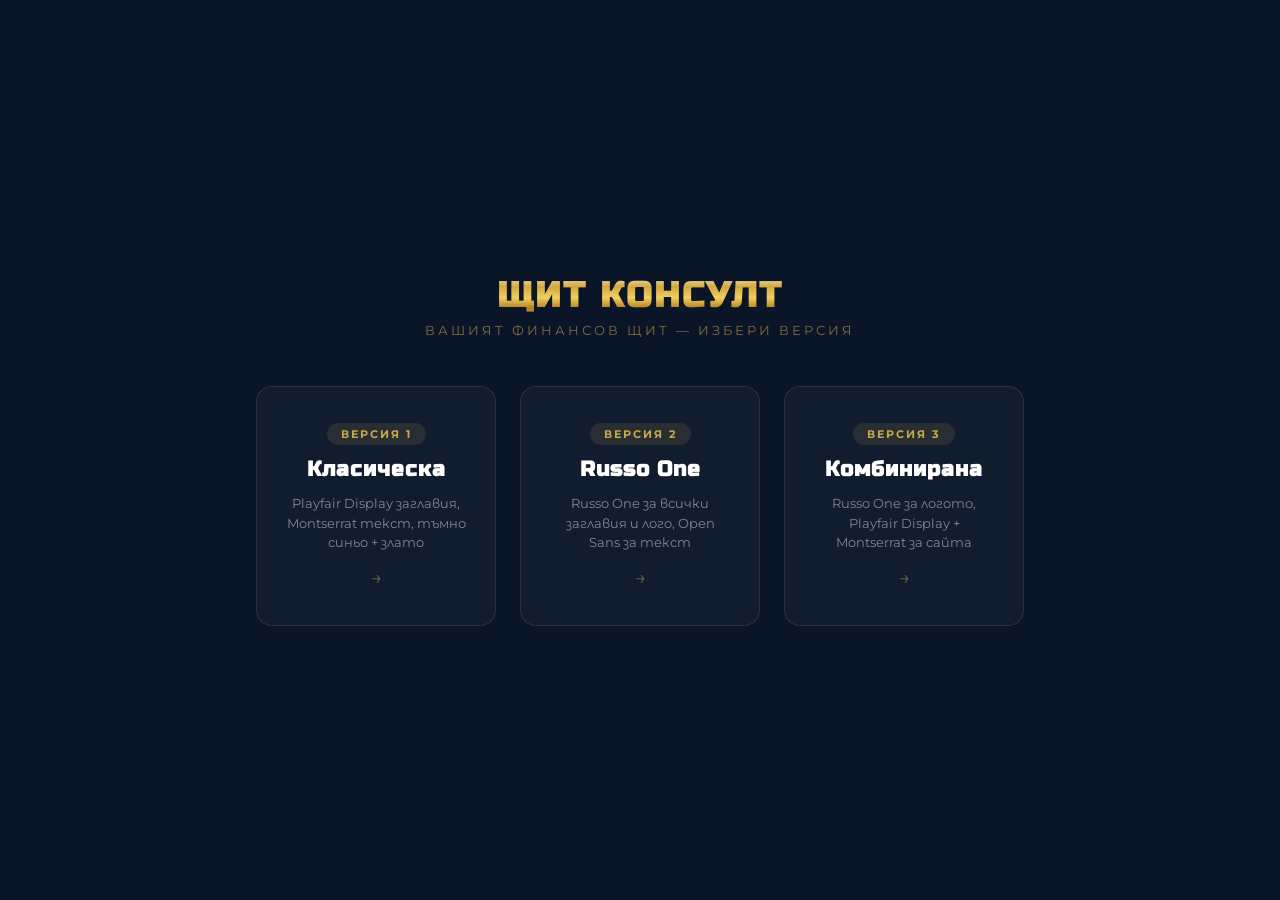
<file: index.html>
<!DOCTYPE html>
<html lang="bg">
<head>
    <meta charset="UTF-8">
    <meta name="viewport" content="width=device-width, initial-scale=1.0">
    <title>Щит Консулт — Избери версия</title>
    <link rel="preconnect" href="https://fonts.googleapis.com">
    <link href="https://fonts.googleapis.com/css2?family=Montserrat:wght@500;700&family=Russo+One&display=swap" rel="stylesheet">
    <style>
        * { margin: 0; padding: 0; box-sizing: border-box; }
        body {
            font-family: 'Montserrat', sans-serif;
            background: #0a1628;
            color: #f0f0f5;
            min-height: 100vh;
            display: flex;
            flex-direction: column;
            align-items: center;
            justify-content: center;
            gap: 48px;
            padding: 40px 20px;
        }
        .logo-title { text-align: center; }
        .logo-title h1 {
            font-family: 'Russo One', sans-serif;
            font-size: 2.2rem;
            background: linear-gradient(180deg, #f7edd0 0%, #d4a840 30%, #f0d060 55%, #b08020 80%, #d4a840 100%);
            -webkit-background-clip: text;
            -webkit-text-fill-color: transparent;
            background-clip: text;
            letter-spacing: 2px;
        }
        .logo-title p {
            color: rgba(201,168,76,0.6);
            font-size: 0.8rem;
            letter-spacing: 3px;
            text-transform: uppercase;
            margin-top: 6px;
        }
        .cards { display: flex; gap: 24px; flex-wrap: wrap; justify-content: center; }
        a.card {
            display: flex;
            flex-direction: column;
            align-items: center;
            gap: 12px;
            width: 240px;
            padding: 36px 28px;
            background: rgba(255,255,255,0.03);
            border: 1px solid rgba(201,168,76,0.15);
            border-radius: 16px;
            text-decoration: none;
            color: #f0f0f5;
            transition: all 0.3s ease;
        }
        a.card:hover {
            transform: translateY(-6px);
            border-color: rgba(201,168,76,0.4);
            box-shadow: 0 12px 40px rgba(201,168,76,0.1);
            background: rgba(201,168,76,0.05);
        }
        .version-badge {
            font-size: 0.7rem;
            font-weight: 700;
            letter-spacing: 2px;
            text-transform: uppercase;
            padding: 4px 14px;
            border-radius: 50px;
            background: rgba(201,168,76,0.12);
            color: #c8a84b;
        }
        .card h2 { font-family: 'Russo One', sans-serif; font-size: 1.3rem; color: #fff; letter-spacing: 1px; }
        .card p { font-size: 0.82rem; color: rgba(240,240,245,0.5); text-align: center; line-height: 1.5; }
        .arrow { font-size: 1.2rem; color: rgba(201,168,76,0.5); transition: all 0.3s; }
        a.card:hover .arrow { color: #c8a84b; transform: translateX(4px); }
    </style>
</head>
<body>
    <div class="logo-title">
        <h1>ЩИТ КОНСУЛТ</h1>
        <p>Вашият финансов щит — Избери версия</p>
    </div>
    <div class="cards">
        <a href="v1/" class="card">
            <span class="version-badge">Версия 1</span>
            <h2>Класическа</h2>
            <p>Playfair Display заглавия, Montserrat текст, тъмно синьо + злато</p>
            <span class="arrow">→</span>
        </a>
        <a href="v2/" class="card">
            <span class="version-badge">Версия 2</span>
            <h2>Russo One</h2>
            <p>Russo One за всички заглавия и лого, Open Sans за текст</p>
            <span class="arrow">→</span>
        </a>
        <a href="v3/" class="card">
            <span class="version-badge">Версия 3</span>
            <h2>Комбинирана</h2>
            <p>Russo One за логото, Playfair Display + Montserrat за сайта</p>
            <span class="arrow">→</span>
        </a>
    </div>
</body>
</html>
</file>
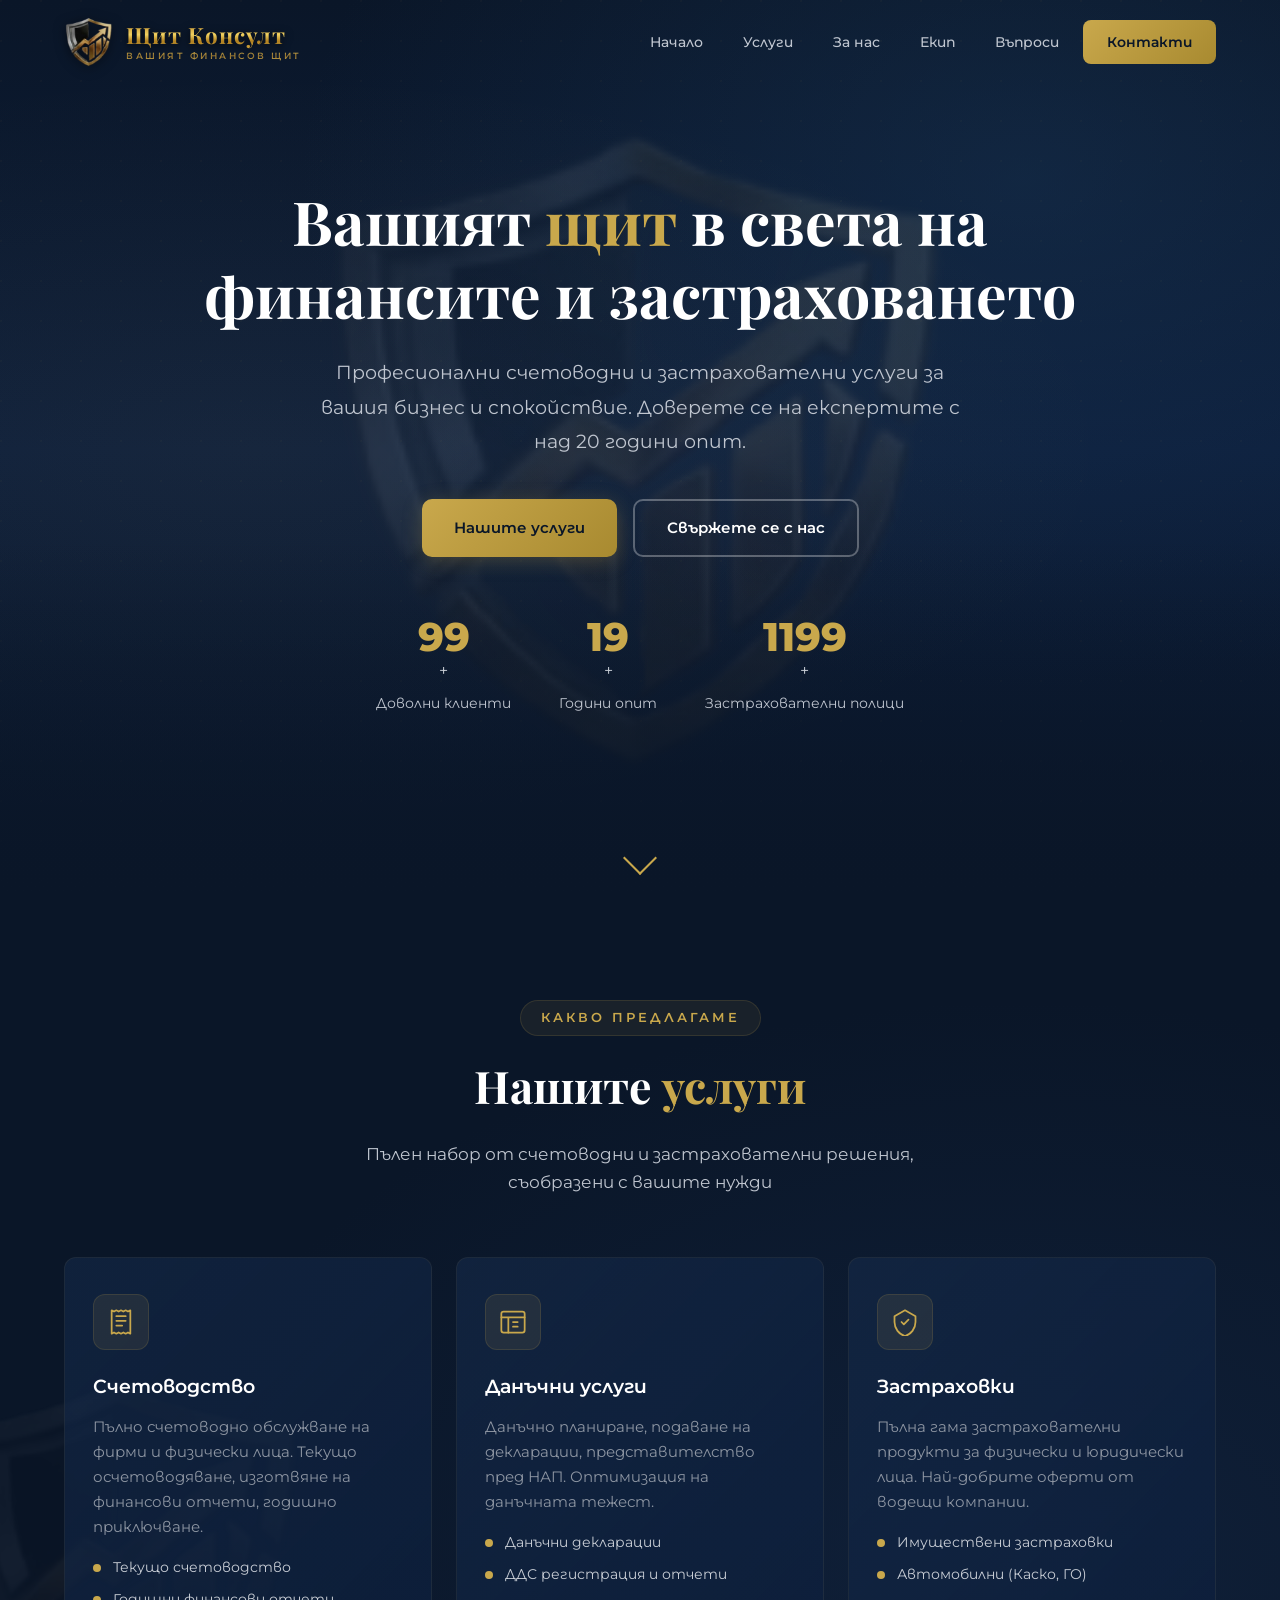
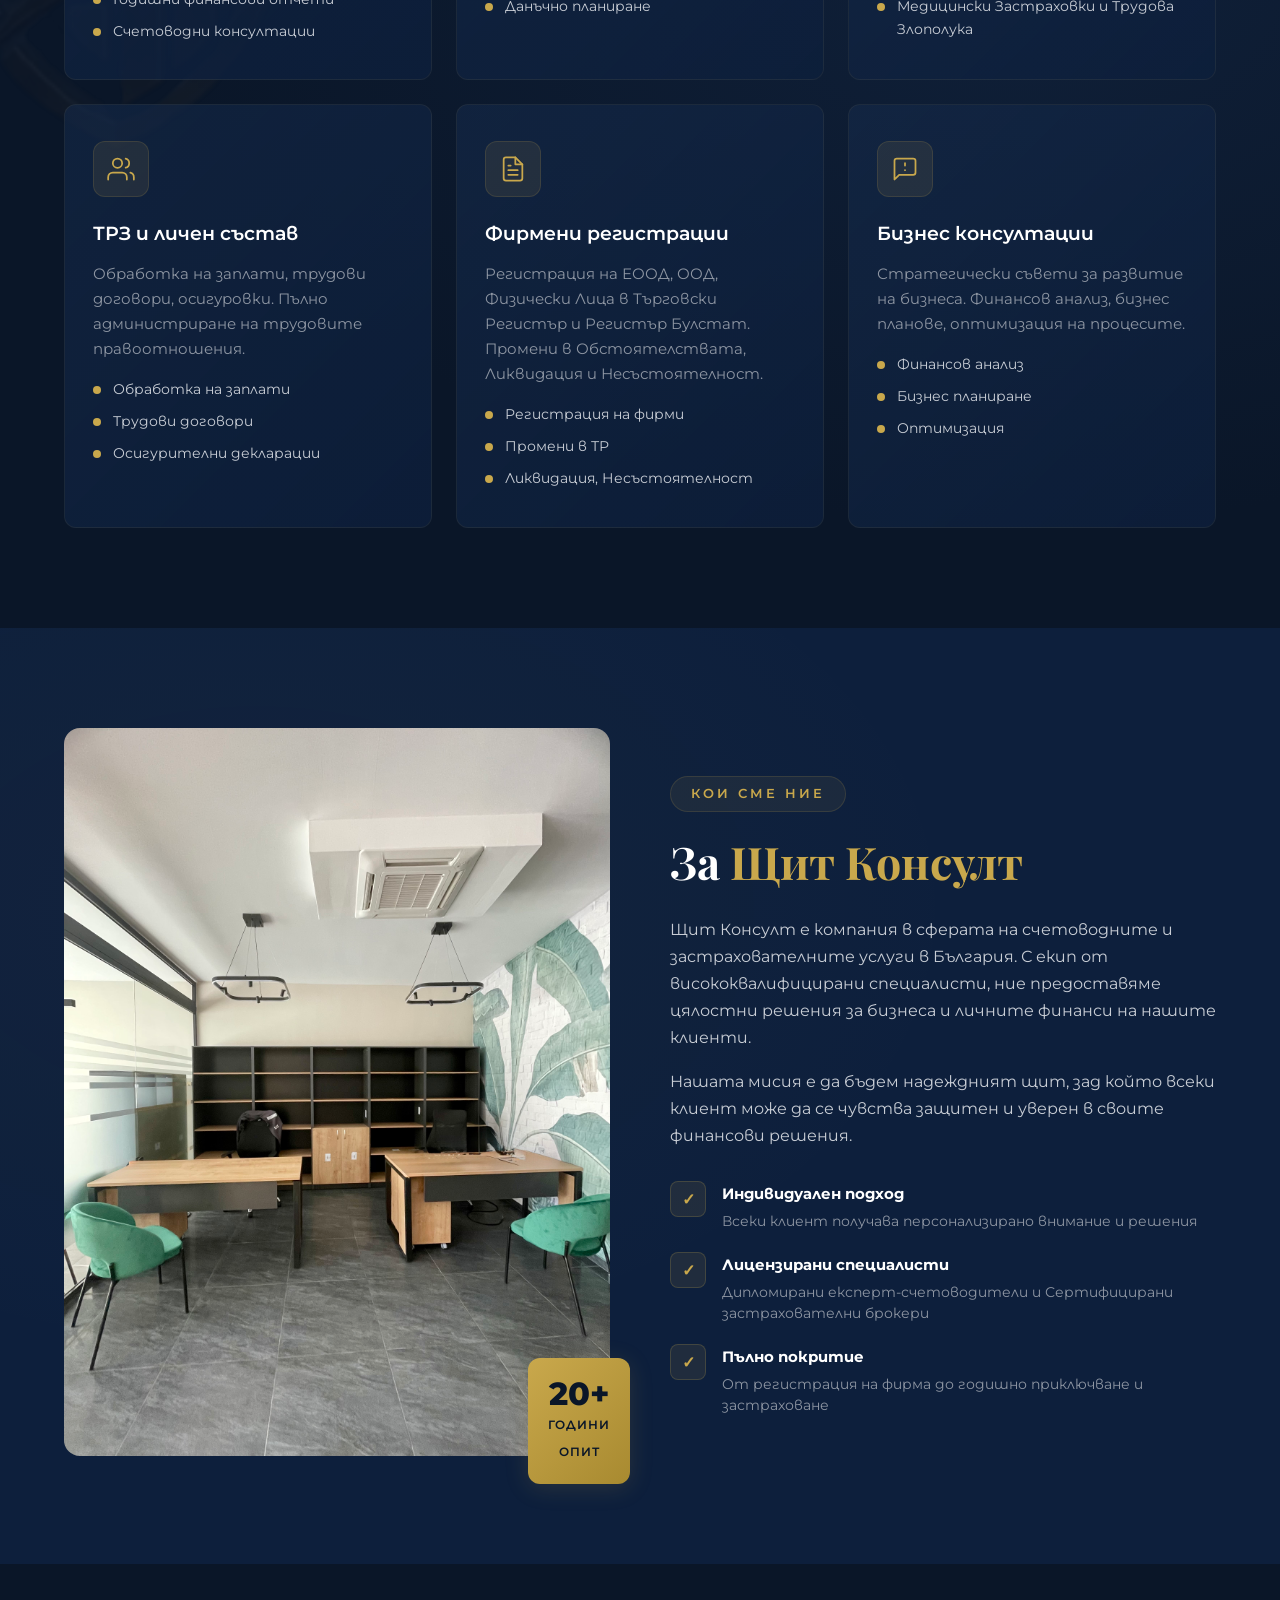
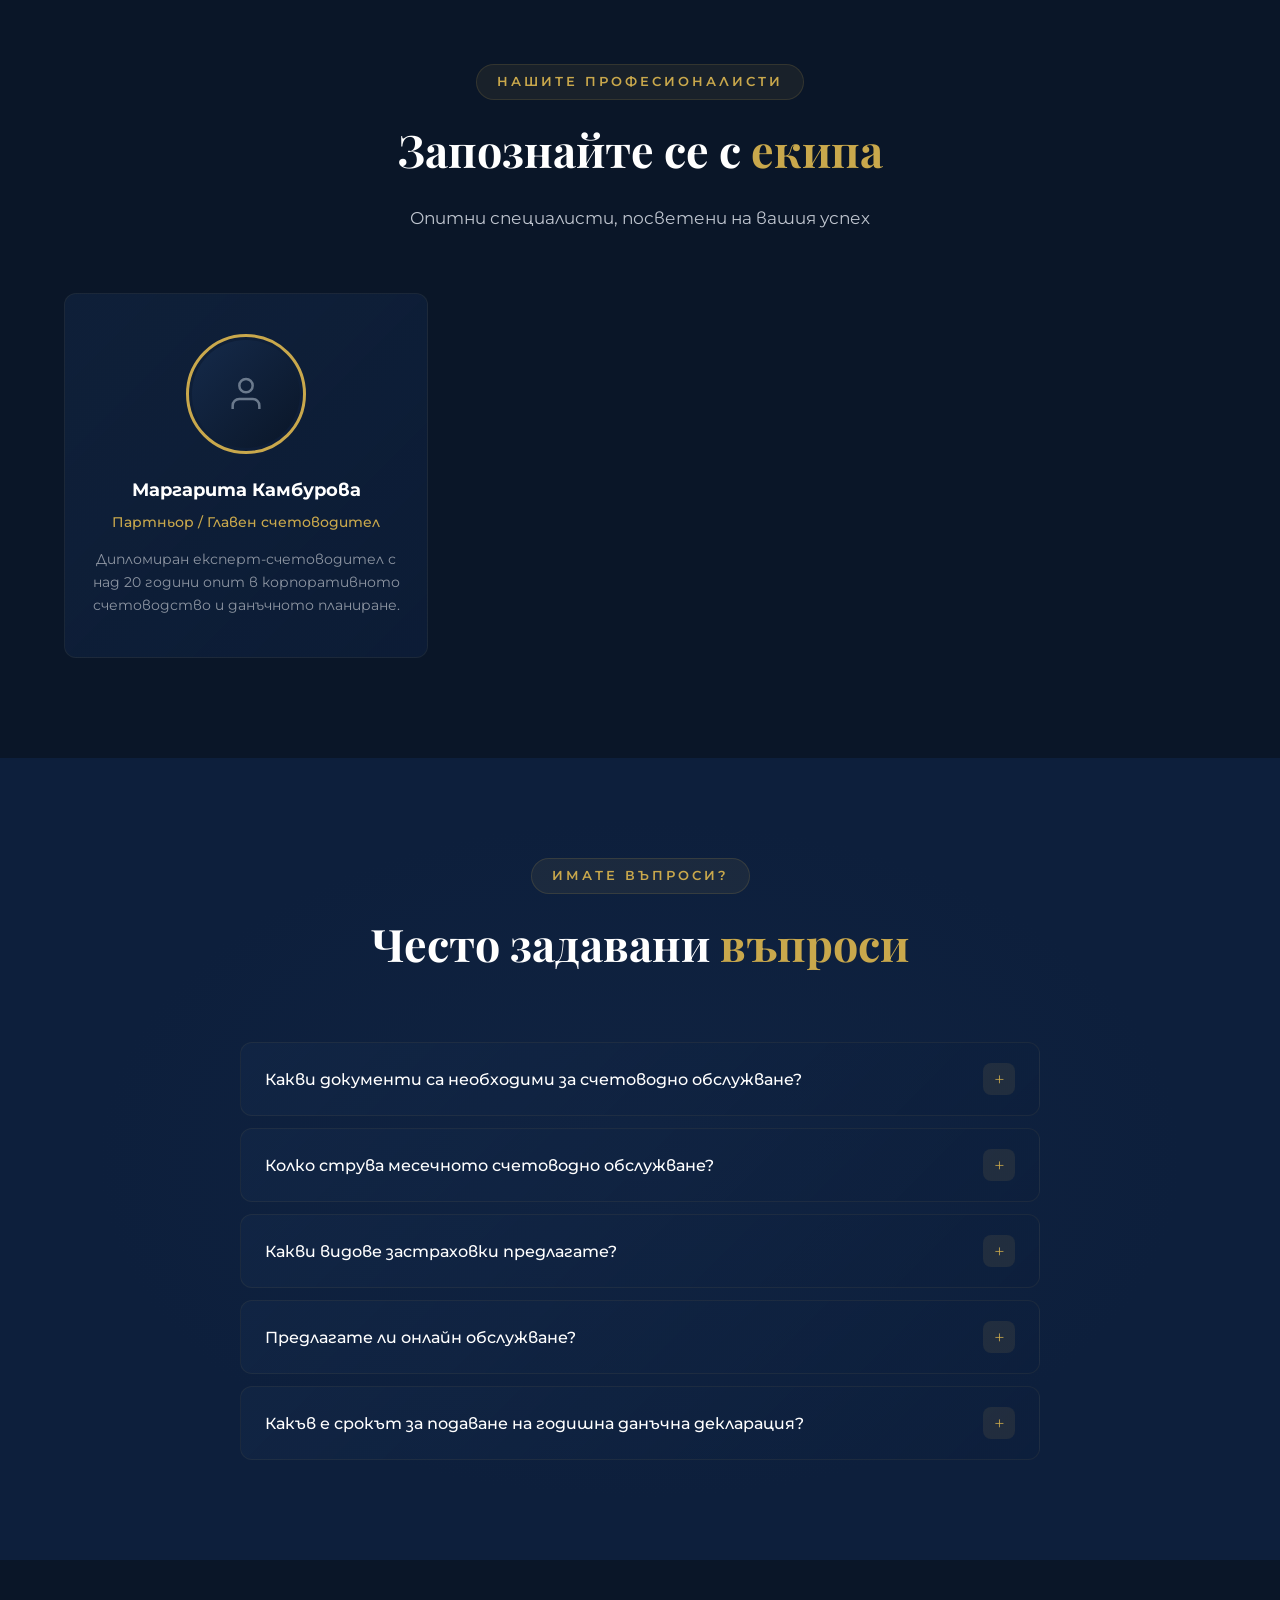
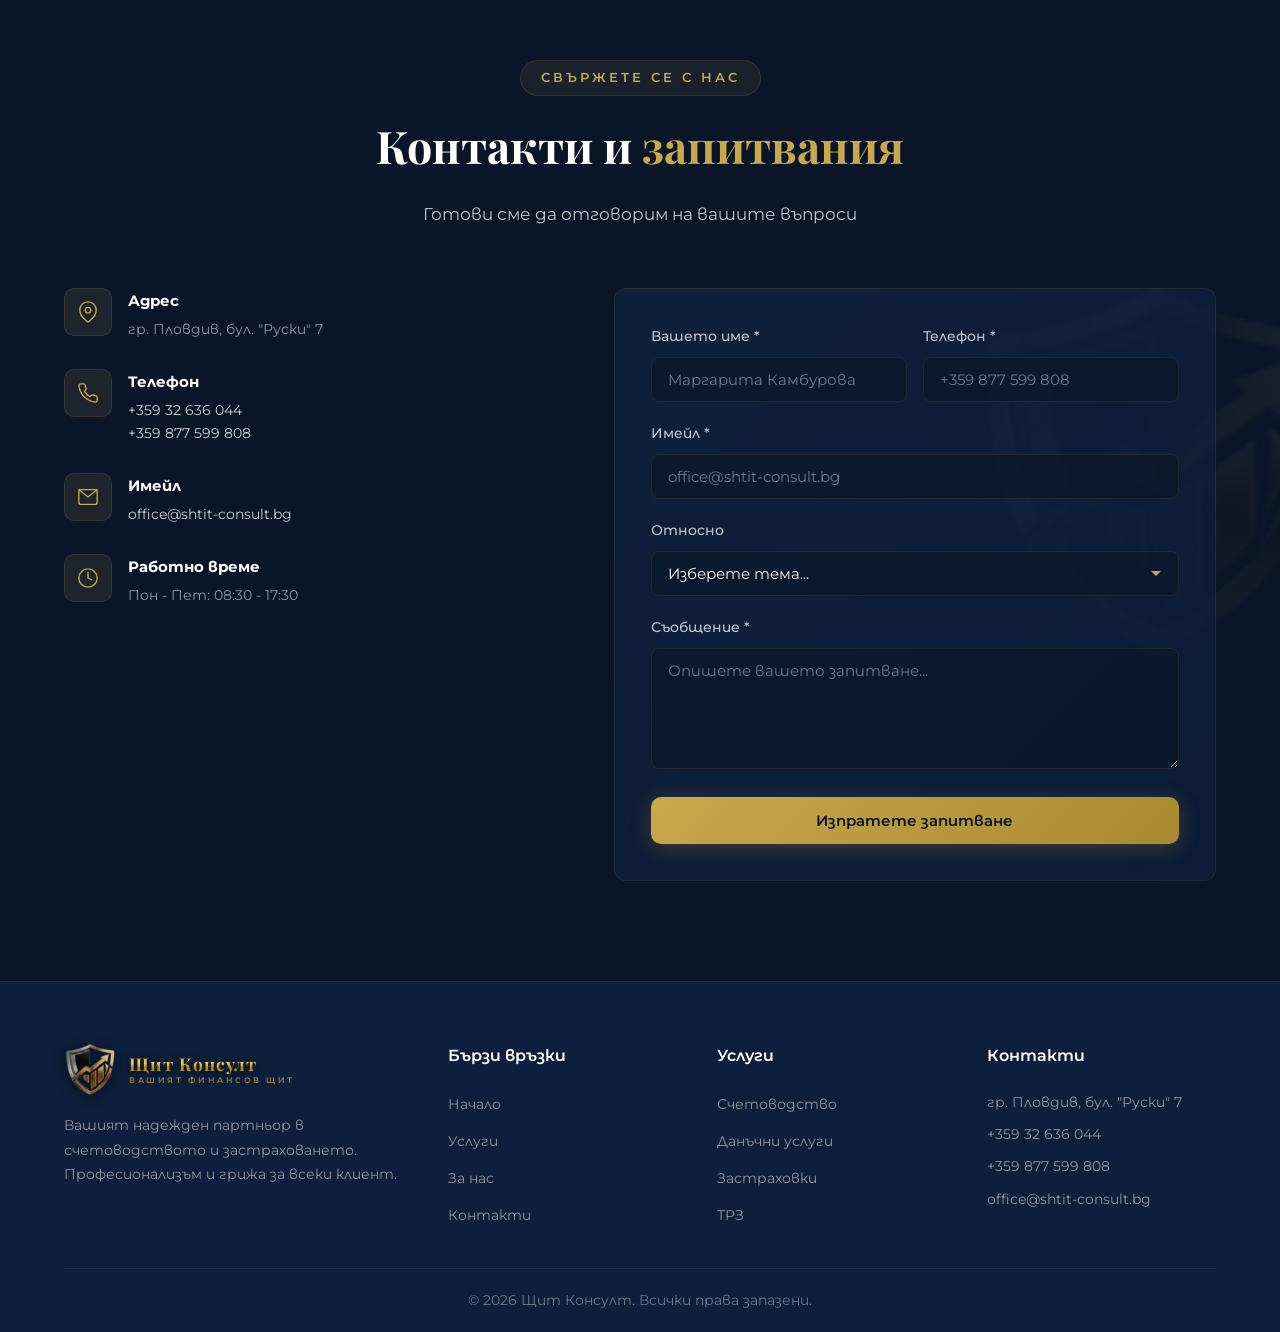
<file: v1/index.html>
<!DOCTYPE html>
<html lang="bg">
<head>
    <meta charset="UTF-8">
    <meta name="viewport" content="width=device-width, initial-scale=1.0">
    <meta name="description" content="Щит Консулт - Професионални счетоводни и застрахователни услуги в България. Доверете се на експертите.">
    <meta name="keywords" content="счетоводство, застраховки, данъци, ТРЗ, България, Щит Консулт">
    <title>Щит Консулт | Счетоводство &amp; Застраховки</title>
    <link rel="stylesheet" href="style.css">
    <link rel="preconnect" href="https://fonts.googleapis.com">
    <link rel="preconnect" href="https://fonts.gstatic.com" crossorigin>
    <link href="https://fonts.googleapis.com/css2?family=Montserrat:wght@400;500;600;700;800&family=Playfair+Display:wght@600;700&display=swap" rel="stylesheet">
</head>
<body>

    <!-- ========== NAVBAR ========== -->
    <nav class="navbar" id="navbar">
        <div class="container nav-container">
            <a href="#home" class="logo">
                <img src="logo-shield.png" alt="Щит Консулт" class="logo-img">
                <div class="logo-text-group">
                    <span class="logo-name">Щит Консулт</span>
                    <span class="logo-tagline">ВАШИЯТ ФИНАНСОВ ЩИТ</span>
                </div>
            <ul class="nav-links" id="navLinks">
                <li><a href="#home">Начало</a></li>
                <li><a href="#services">Услуги</a></li>
                <li><a href="#about">За нас</a></li>
                <li><a href="#team">Екип</a></li>
                <li><a href="#faq">Въпроси</a></li>
                <li><a href="#contact" class="btn-nav">Контакти</a></li>
            </ul>
            <button class="hamburger" id="hamburger" aria-label="Отвори меню">
                <span></span>
                <span></span>
                <span></span>
            </button>
        </div>
    </nav>

    <!-- ========== HERO ========== -->
    <section class="hero" id="home">
        <div class="hero-bg-logo">
            <img src="logo-shield.png" alt="" aria-hidden="true">
        </div>
        <div class="hero-overlay"></div>
        <div class="container hero-content">
            <h1 class="hero-title fade-up">
                Вашият <span class="gold">щит</span> в света на<br>финансите и застраховането
            </h1>
            <p class="hero-subtitle fade-up delay-1">
                Професионални счетоводни и застрахователни услуги за вашия бизнес и спокойствие.
                Доверете се на експертите с над 20 години опит.
            </p>
            <div class="hero-buttons fade-up delay-2">
                <a href="#services" class="btn btn-primary">Нашите услуги</a>
                <a href="#contact" class="btn btn-outline">Свържете се с нас</a>
            </div>
            <div class="hero-stats fade-up delay-3">
                <div class="stat">
                    <span class="stat-number" data-target="100">0</span>+
                    <span class="stat-label">Доволни клиенти</span>
                </div>
                <div class="stat">
                    <span class="stat-number" data-target="20">0</span>+
                    <span class="stat-label">Години опит</span>
                </div>
                <div class="stat">
                    <span class="stat-number" data-target="1200">0</span>+
                    <span class="stat-label">Застрахователни полици</span>
                </div>
            </div>
        </div>
        <div class="hero-scroll">
            <a href="#services" aria-label="Скролни надолу">
                <span class="scroll-arrow"></span>
            </a>
        </div>
    </section>

    <!-- ========== SERVICES ========== -->
    <section class="services" id="services">
        <div class="section-bg-logo">
            <img src="logo-shield.png" alt="" aria-hidden="true">
        </div>
        <div class="container">
            <div class="section-header fade-up">
                <span class="section-tag">Какво предлагаме</span>
                <h2 class="section-title">Нашите <span class="gold">услуги</span></h2>
                <p class="section-desc">Пълен набор от счетоводни и застрахователни решения, съобразени с вашите нужди</p>
            </div>

            <div class="services-grid">
                <!-- Счетоводство -->
                <div class="service-card fade-up">
                    <div class="service-icon">
                        <svg viewBox="0 0 24 24" fill="none" stroke="currentColor" stroke-width="1.5" stroke-linecap="round" stroke-linejoin="round">
                            <path d="M4 2v20l2-1 2 1 2-1 2 1 2-1 2 1 2-1 2 1V2l-2 1-2-1-2 1-2-1-2 1-2-1-2 1Z"/>
                            <path d="M8 7h8M8 11h8M8 15h5"/>
                        </svg>
                    </div>
                    <h3>Счетоводство</h3>
                    <p>Пълно счетоводно обслужване на фирми и физически лица. Текущо осчетоводяване, изготвяне на финансови отчети, годишно приключване.</p>
                    <ul class="service-list">
                        <li>Текущо счетоводство</li>
                        <li>Годишни финансови отчети</li>
                        <li>Счетоводни консултации</li>
                    </ul>
                </div>

                <!-- Данъци -->
                <div class="service-card fade-up delay-1">
                    <div class="service-icon">
                        <svg viewBox="0 0 24 24" fill="none" stroke="currentColor" stroke-width="1.5" stroke-linecap="round" stroke-linejoin="round">
                            <rect x="2" y="3" width="20" height="18" rx="2"/>
                            <path d="M2 8h20M8 8v13"/>
                            <path d="M12 12h4M12 16h4"/>
                        </svg>
                    </div>
                    <h3>Данъчни услуги</h3>
                    <p>Данъчно планиране, подаване на декларации, представителство пред НАП. Оптимизация на данъчната тежест.</p>
                    <ul class="service-list">
                        <li>Данъчни декларации</li>
                        <li>ДДС регистрация и отчети</li>
                        <li>Данъчно планиране</li>
                    </ul>
                </div>

                <!-- Застраховки -->
                <div class="service-card fade-up delay-2">
                    <div class="service-icon">
                        <svg viewBox="0 0 24 24" fill="none" stroke="currentColor" stroke-width="1.5" stroke-linecap="round" stroke-linejoin="round">
                            <path d="M12 2L3 7v5c0 5.55 3.84 10.74 9 12 5.16-1.26 9-6.45 9-12V7l-9-5Z"/>
                            <path d="m9 12 2 2 4-4"/>
                        </svg>
                    </div>
                    <h3>Застраховки</h3>
                    <p>Пълна гама застрахователни продукти за физически и юридически лица. Най-добрите оферти от водещи компании.</p>
                    <ul class="service-list">
                        <li>Имуществени застраховки</li>
                        <li>Автомобилни (Каско, ГО)</li>
                        <li>Медицински Застраховки и Трудова Злополука</li>
                    </ul>
                </div>

                <!-- ТРЗ -->
                <div class="service-card fade-up">
                    <div class="service-icon">
                        <svg viewBox="0 0 24 24" fill="none" stroke="currentColor" stroke-width="1.5" stroke-linecap="round" stroke-linejoin="round">
                            <path d="M17 21v-2a4 4 0 0 0-4-4H5a4 4 0 0 0-4 4v2"/>
                            <circle cx="9" cy="7" r="4"/>
                            <path d="M23 21v-2a4 4 0 0 0-3-3.87"/>
                            <path d="M16 3.13a4 4 0 0 1 0 7.75"/>
                        </svg>
                    </div>
                    <h3>ТРЗ и личен състав</h3>
                    <p>Обработка на заплати, трудови договори, осигуровки. Пълно администриране на трудовите правоотношения.</p>
                    <ul class="service-list">
                        <li>Обработка на заплати</li>
                        <li>Трудови договори</li>
                        <li>Осигурителни декларации</li>
                    </ul>
                </div>

                <!-- Регистрации -->
                <div class="service-card fade-up delay-1">
                    <div class="service-icon">
                        <svg viewBox="0 0 24 24" fill="none" stroke="currentColor" stroke-width="1.5" stroke-linecap="round" stroke-linejoin="round">
                            <path d="M14 2H6a2 2 0 0 0-2 2v16a2 2 0 0 0 2 2h12a2 2 0 0 0 2-2V8Z"/>
                            <polyline points="14 2 14 8 20 8"/>
                            <line x1="16" y1="13" x2="8" y2="13"/>
                            <line x1="16" y1="17" x2="8" y2="17"/>
                            <polyline points="10 9 9 9 8 9"/>
                        </svg>
                    </div>
                    <h3>Фирмени регистрации</h3>
                    <p>Регистрация на ЕООД, ООД, Физически Лица в Търговски Регистър и Регистър Булстат. Промени в Обстоятелствата, Ликвидация и Несъстоятелност.</p>
                    <ul class="service-list">
                        <li>Регистрация на фирми</li>
                        <li>Промени в ТР</li>
                        <li>Ликвидация, Несъстоятелност</li>
                    </ul>
                </div>

                <!-- Консултации -->
                <div class="service-card fade-up delay-2">
                    <div class="service-icon">
                        <svg viewBox="0 0 24 24" fill="none" stroke="currentColor" stroke-width="1.5" stroke-linecap="round" stroke-linejoin="round">
                            <path d="M21 15a2 2 0 0 1-2 2H7l-4 4V5a2 2 0 0 1 2-2h14a2 2 0 0 1 2 2Z"/>
                            <path d="M12 7v2M12 13h.01"/>
                        </svg>
                    </div>
                    <h3>Бизнес консултации</h3>
                    <p>Стратегически съвети за развитие на бизнеса. Финансов анализ, бизнес планове, оптимизация на процесите.</p>
                    <ul class="service-list">
                        <li>Финансов анализ</li>
                        <li>Бизнес планиране</li>
                        <li>Оптимизация</li>
                    </ul>
                </div>
            </div>
        </div>
    </section>

    <!-- ========== ABOUT ========== -->
    <section class="about" id="about">
        <div class="container">
            <div class="about-grid">
                <div class="about-image fade-up"><img src="office.jpg" alt="Офис Щит Консулт" style="width:100%;height:100%;object-fit:cover;border-radius:16px;">
                    <div class="about-img-placeholder" style="display:none">
                        <svg viewBox="0 0 24 24" fill="none" stroke="currentColor" stroke-width="1" stroke-linecap="round">
                            <rect x="2" y="3" width="20" height="18" rx="2"/>
                            <path d="M2 15l5-5 4 4 4-4 7 7"/>
                            <circle cx="15.5" cy="8.5" r="1.5"/>
                        </svg>
                        <span>Снимка на офиса</span>
                    </div>
                    <div class="about-badge">
                        <span class="badge-number">20+</span>
                        <span class="badge-text">години<br>опит</span>
                    </div>
                </div>
                <div class="about-content fade-up delay-1">
                    <span class="section-tag">Кои сме ние</span>
                    <h2 class="section-title">За <span class="gold">Щит Консулт</span></h2>
                    <p>
                        Щит Консулт е компания в сферата на счетоводните и застрахователните услуги в България.
                        С екип от висококвалифицирани специалисти, ние предоставяме цялостни решения за бизнеса и личните
                        финанси на нашите клиенти.
                    </p>
                    <p>
                        Нашата мисия е да бъдем надеждният щит, зад който всеки клиент може да се чувства защитен и уверен
                        в своите финансови решения.
                    </p>
                    <div class="about-features">
                        <div class="about-feature">
                            <span class="feature-icon">&#10003;</span>
                            <div>
                                <strong>Индивидуален подход</strong>
                                <p>Всеки клиент получава персонализирано внимание и решения</p>
                            </div>
                        </div>
                        <div class="about-feature">
                            <span class="feature-icon">&#10003;</span>
                            <div>
                                <strong>Лицензирани специалисти</strong>
                                <p>Дипломирани експерт-счетоводители и Сертифицирани застрахователни брокери</p>
                            </div>
                        </div>
                        <div class="about-feature">
                            <span class="feature-icon">&#10003;</span>
                            <div>
                                <strong>Пълно покритие</strong>
                                <p>От регистрация на фирма до годишно приключване и застраховане</p>
                            </div>
                        </div>
                    </div>
                </div>
            </div>
        </div>
    </section>

    <!-- ========== TEAM ========== -->
    <section class="team" id="team">
        <div class="container">
            <div class="section-header fade-up">
                <span class="section-tag">Нашите професионалисти</span>
                <h2 class="section-title">Запознайте се с <span class="gold">екипа</span></h2>
                <p class="section-desc">Опитни специалисти, посветени на вашия успех</p>
            </div>

            <div class="team-grid">
                <div class="team-card fade-up">
                    <div class="team-photo">
                        <div class="photo-placeholder">
                            <svg viewBox="0 0 24 24" fill="none" stroke="currentColor" stroke-width="1.5">
                                <path d="M20 21v-2a4 4 0 0 0-4-4H8a4 4 0 0 0-4 4v2"/>
                                <circle cx="12" cy="7" r="4"/>
                            </svg>
                        </div>
                    </div>
                    <h3>Маргарита Камбурова</h3>
                    <span class="team-role">Партньор / Главен счетоводител</span>
                    <p>Дипломиран експерт-счетоводител с над 20 години опит в корпоративното счетоводство и данъчното планиране.</p>
                </div>
            </div>
        </div>
    </section>

    <!-- ========== FAQ ========== -->
    <section class="faq" id="faq">
        <div class="container">
            <div class="section-header fade-up">
                <span class="section-tag">Имате въпроси?</span>
                <h2 class="section-title">Често задавани <span class="gold">въпроси</span></h2>
            </div>

            <div class="faq-list">
                <div class="faq-item fade-up">
                    <button class="faq-question">
                        <span>Какви документи са необходими за счетоводно обслужване?</span>
                        <span class="faq-toggle">+</span>
                    </button>
                    <div class="faq-answer">
                        <p>За стартиране на счетоводно обслужване са необходими: Ще ви предоставим пълен списък при първата консултация.</p>
                    </div>
                </div>

                <div class="faq-item fade-up delay-1">
                    <button class="faq-question">
                        <span>Колко струва месечното счетоводно обслужване?</span>
                        <span class="faq-toggle">+</span>
                    </button>
                    <div class="faq-answer">
                        <p>Цената зависи от обема на дейността, броя на документите и вида на фирмата. Предлагаме индивидуални оферти, съобразени с вашите нужди. Свържете се с нас за безплатна консултация и оферта.</p>
                    </div>
                </div>

                <div class="faq-item fade-up delay-1">
                    <button class="faq-question">
                        <span>Какви видове застраховки предлагате?</span>
                        <span class="faq-toggle">+</span>
                    </button>
                    <div class="faq-answer">
                        <p>Предлагаме пълна гама от застрахователни продукти: Гражданска отговорност, Автокаско, имуществени застраховки, професионална отговорност, трудова злополука и други. Работим с всички водещи застрахователни компании в България.</p>
                    </div>
                </div>

                <div class="faq-item fade-up delay-2">
                    <button class="faq-question">
                        <span>Предлагате ли онлайн обслужване?</span>
                        <span class="faq-toggle">+</span>
                    </button>
                    <div class="faq-answer">
                        <p>Да! Работим както присъствено, така и напълно дистанционно. Можете да изпращате документи по имейл или чрез нашата защитена платформа. Консултации провеждаме и по телефон, и по видеовръзка.</p>
                    </div>
                </div>

                <div class="faq-item fade-up delay-2">
                    <button class="faq-question">
                        <span>Какъв е срокът за подаване на годишна данъчна декларация?</span>
                        <span class="faq-toggle">+</span>
                    </button>
                    <div class="faq-answer">
                        <p>Годишната данъчна декларация за юридически лица се подава до 30 юни, а за физически лица — до 30 април. Препоръчваме да се свържете с нас поне месец предварително, за да подготвим всичко навреме.</p>
                    </div>
                </div>
            </div>
        </div>
    </section>

    <!-- ========== CONTACT ========== -->
    <section class="contact" id="contact">
        <div class="section-bg-logo right">
            <img src="logo-shield.png" alt="" aria-hidden="true">
        </div>
        <div class="container">
            <div class="section-header fade-up">
                <span class="section-tag">Свържете се с нас</span>
                <h2 class="section-title">Контакти и <span class="gold">запитвания</span></h2>
                <p class="section-desc">Готови сме да отговорим на вашите въпроси</p>
            </div>

            <div class="contact-grid">
                <div class="contact-info fade-up">
                    <div class="contact-item">
                        <div class="contact-icon">
                            <svg viewBox="0 0 24 24" fill="none" stroke="currentColor" stroke-width="1.5" stroke-linecap="round" stroke-linejoin="round">
                                <path d="M21 10c0 7-9 13-9 13s-9-6-9-13a9 9 0 0 1 18 0Z"/>
                                <circle cx="12" cy="10" r="3"/>
                            </svg>
                        </div>
                        <div>
                            <strong>Адрес</strong>
                            <p>гр. Пловдив, бул. "Руски" 7</p>
                        </div>
                    </div>

                    <div class="contact-item">
                        <div class="contact-icon">
                            <svg viewBox="0 0 24 24" fill="none" stroke="currentColor" stroke-width="1.5" stroke-linecap="round" stroke-linejoin="round">
                                <path d="M22 16.92v3a2 2 0 0 1-2.18 2 19.79 19.79 0 0 1-8.63-3.07 19.5 19.5 0 0 1-6-6 19.79 19.79 0 0 1-3.07-8.67A2 2 0 0 1 4.11 2h3a2 2 0 0 1 2 1.72 12.84 12.84 0 0 0 .7 2.81 2 2 0 0 1-.45 2.11L8.09 9.91a16 16 0 0 0 6 6l1.27-1.27a2 2 0 0 1 2.11-.45 12.84 12.84 0 0 0 2.81.7A2 2 0 0 1 22 16.92Z"/>
                            </svg>
                        </div>
                        <div>
                            <strong>Телефон</strong>
                            <p><a href="tel:+35932636044">+359 32 636 044</a></p>
                            <p><a href="tel:+359877599808">+359 877 599 808</a></p>
                        </div>
                    </div>

                    <div class="contact-item">
                        <div class="contact-icon">
                            <svg viewBox="0 0 24 24" fill="none" stroke="currentColor" stroke-width="1.5" stroke-linecap="round" stroke-linejoin="round">
                                <rect x="2" y="4" width="20" height="16" rx="2"/>
                                <path d="m22 4-10 8L2 4"/>
                            </svg>
                        </div>
                        <div>
                            <strong>Имейл</strong>
                            <p><a href="mailto:office@shtit-consult.bg">office@shtit-consult.bg</a></p>
                        </div>
                    </div>

                    <div class="contact-item">
                        <div class="contact-icon">
                            <svg viewBox="0 0 24 24" fill="none" stroke="currentColor" stroke-width="1.5" stroke-linecap="round" stroke-linejoin="round">
                                <circle cx="12" cy="12" r="10"/>
                                <polyline points="12 6 12 12 16 14"/>
                            </svg>
                        </div>
                        <div>
                            <strong>Работно време</strong>
                            <p>Пон - Пет: 08:30 - 17:30</p>
                        </div>
                    </div>
                </div>

                <form class="contact-form fade-up delay-1" id="contactForm">
                    <div class="form-row">
                        <div class="form-group">
                            <label for="name">Вашето име *</label>
                            <input type="text" id="name" name="name" required placeholder="Маргарита Камбурова">
                        </div>
                        <div class="form-group">
                            <label for="phone">Телефон *</label>
                            <input type="tel" id="phone" name="phone" required placeholder="+359 877 599 808">
                        </div>
                    </div>
                    <div class="form-group">
                        <label for="email">Имейл *</label>
                        <input type="email" id="email" name="email" required placeholder="office@shtit-consult.bg">
                    </div>
                    <div class="form-group">
                        <label for="subject">Относно</label>
                        <select id="subject" name="subject">
                            <option value="">Изберете тема...</option>
                            <option value="accounting">Счетоводство</option>
                            <option value="tax">Данъчни услуги</option>
                            <option value="insurance">Застраховки</option>
                            <option value="payroll">ТРЗ</option>
                            <option value="registration">Фирмени регистрации</option>
                            <option value="other">Друго</option>
                        </select>
                    </div>
                    <div class="form-group">
                        <label for="message">Съобщение *</label>
                        <textarea id="message" name="message" rows="5" required placeholder="Опишете вашето запитване..."></textarea>
                    </div>
                    <button type="submit" class="btn btn-primary btn-full">Изпратете запитване</button>
                    <div class="form-status" id="formStatus"></div>
                </form>
            </div>
        </div>
    </section>

    <!-- ========== FOOTER ========== -->
    <footer class="footer">
        <div class="container">
            <div class="footer-grid">
                <div class="footer-about">
                    <a href="#home" class="logo footer-logo">
                        <img src="logo-shield.png" alt="Щит Консулт" class="logo-img footer-logo-img">
                        <div class="logo-text-group">
                            <span class="logo-name">Щит Консулт</span>
                            <span class="logo-tagline">ВАШИЯТ ФИНАНСОВ ЩИТ</span>
                        </div>
                    </a>
                    <p>Вашият надежден партньор в счетоводството и застраховането. Професионализъм и грижа за всеки клиент.</p>
                </div>
                <div class="footer-links">
                    <h4>Бързи връзки</h4>
                    <ul>
                        <li><a href="#home">Начало</a></li>
                        <li><a href="#services">Услуги</a></li>
                        <li><a href="#about">За нас</a></li>
                        <li><a href="#contact">Контакти</a></li>
                    </ul>
                </div>
                <div class="footer-links">
                    <h4>Услуги</h4>
                    <ul>
                        <li><a href="#services">Счетоводство</a></li>
                        <li><a href="#services">Данъчни услуги</a></li>
                        <li><a href="#services">Застраховки</a></li>
                        <li><a href="#services">ТРЗ</a></li>
                    </ul>
                </div>
                <div class="footer-contact">
                    <h4>Контакти</h4>
                    <p>гр. Пловдив, бул. "Руски" 7</p>
                    <p><a href="tel:+35932636044">+359 32 636 044</a></p>
                    <p><a href="tel:+359877599808">+359 877 599 808</a></p>
                    <p><a href="mailto:office@shtit-consult.bg">office@shtit-consult.bg</a></p>
                </div>
            </div>
            <div class="footer-bottom">
                <p>&copy; 2026 Щит Консулт. Всички права запазени.</p>
            </div>
        </div>
    </footer>

    <script src="script.js"></script>
</body>
</html>
</file>
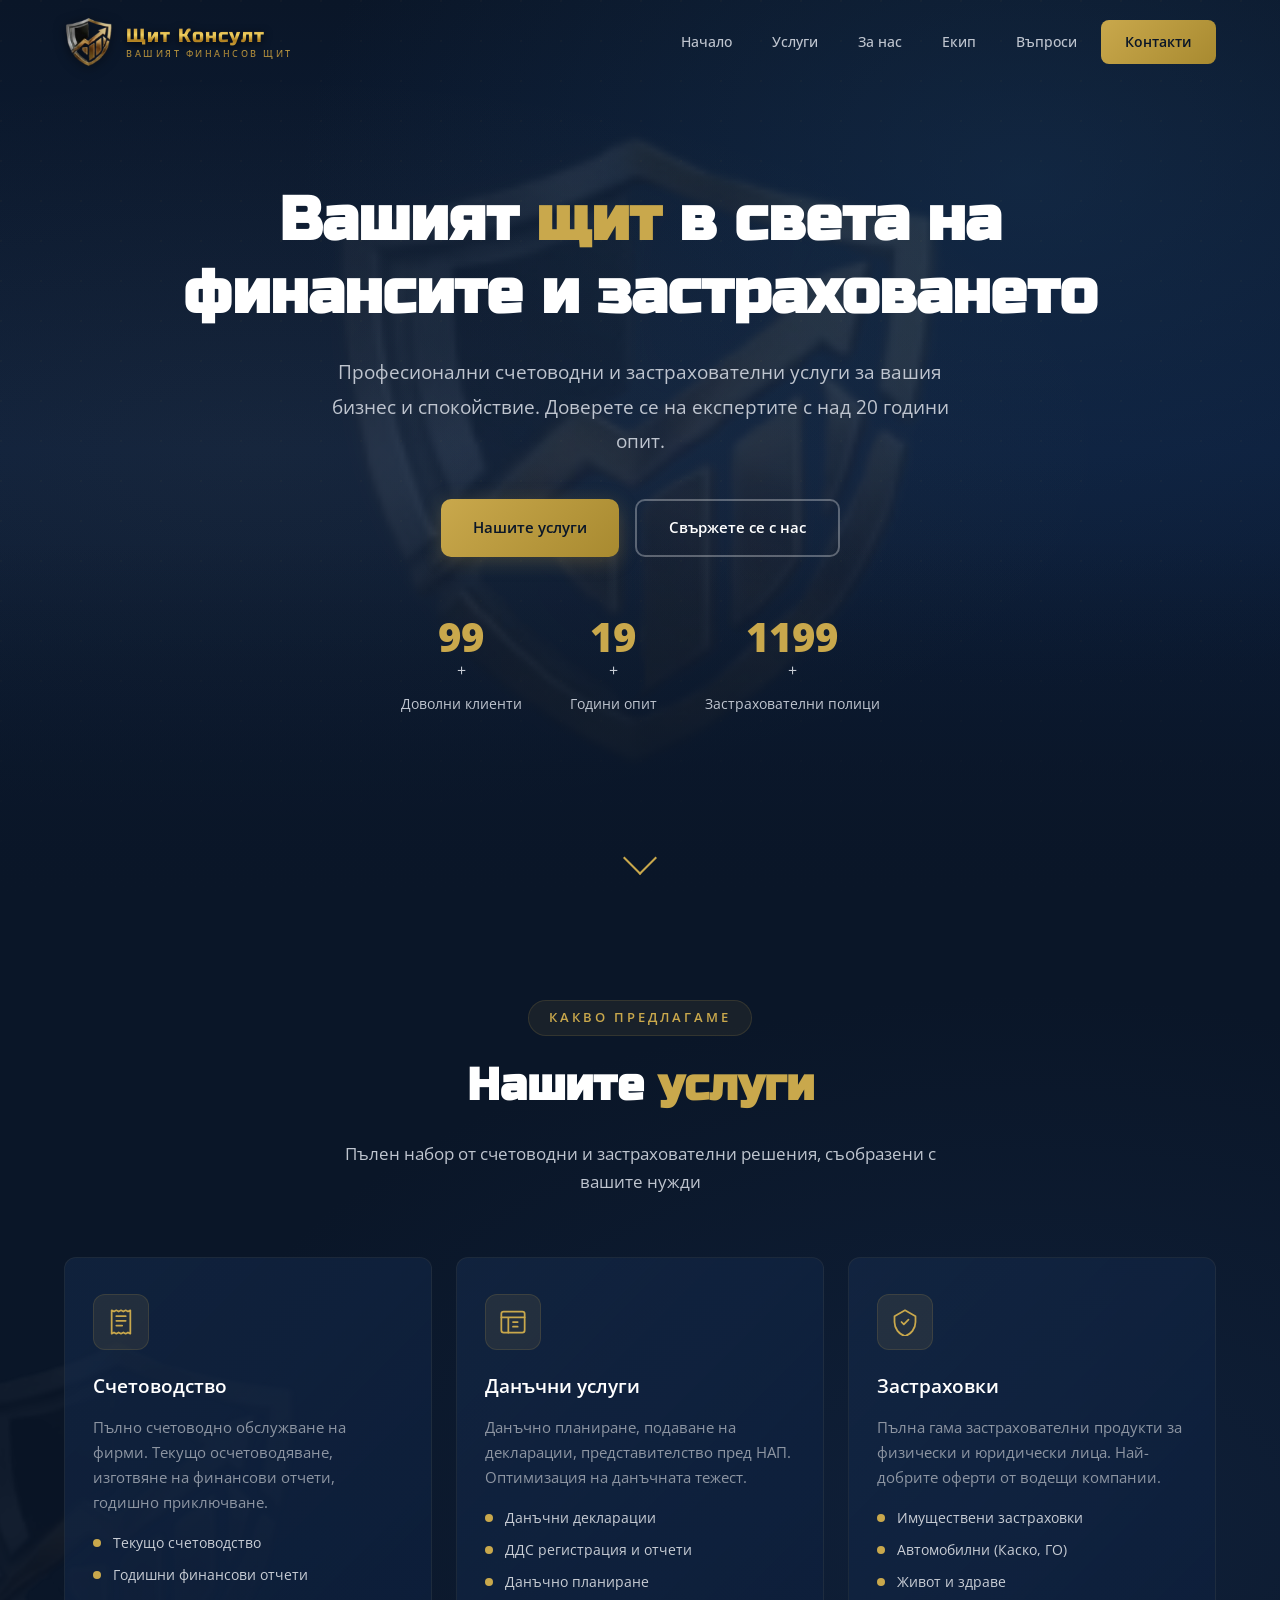
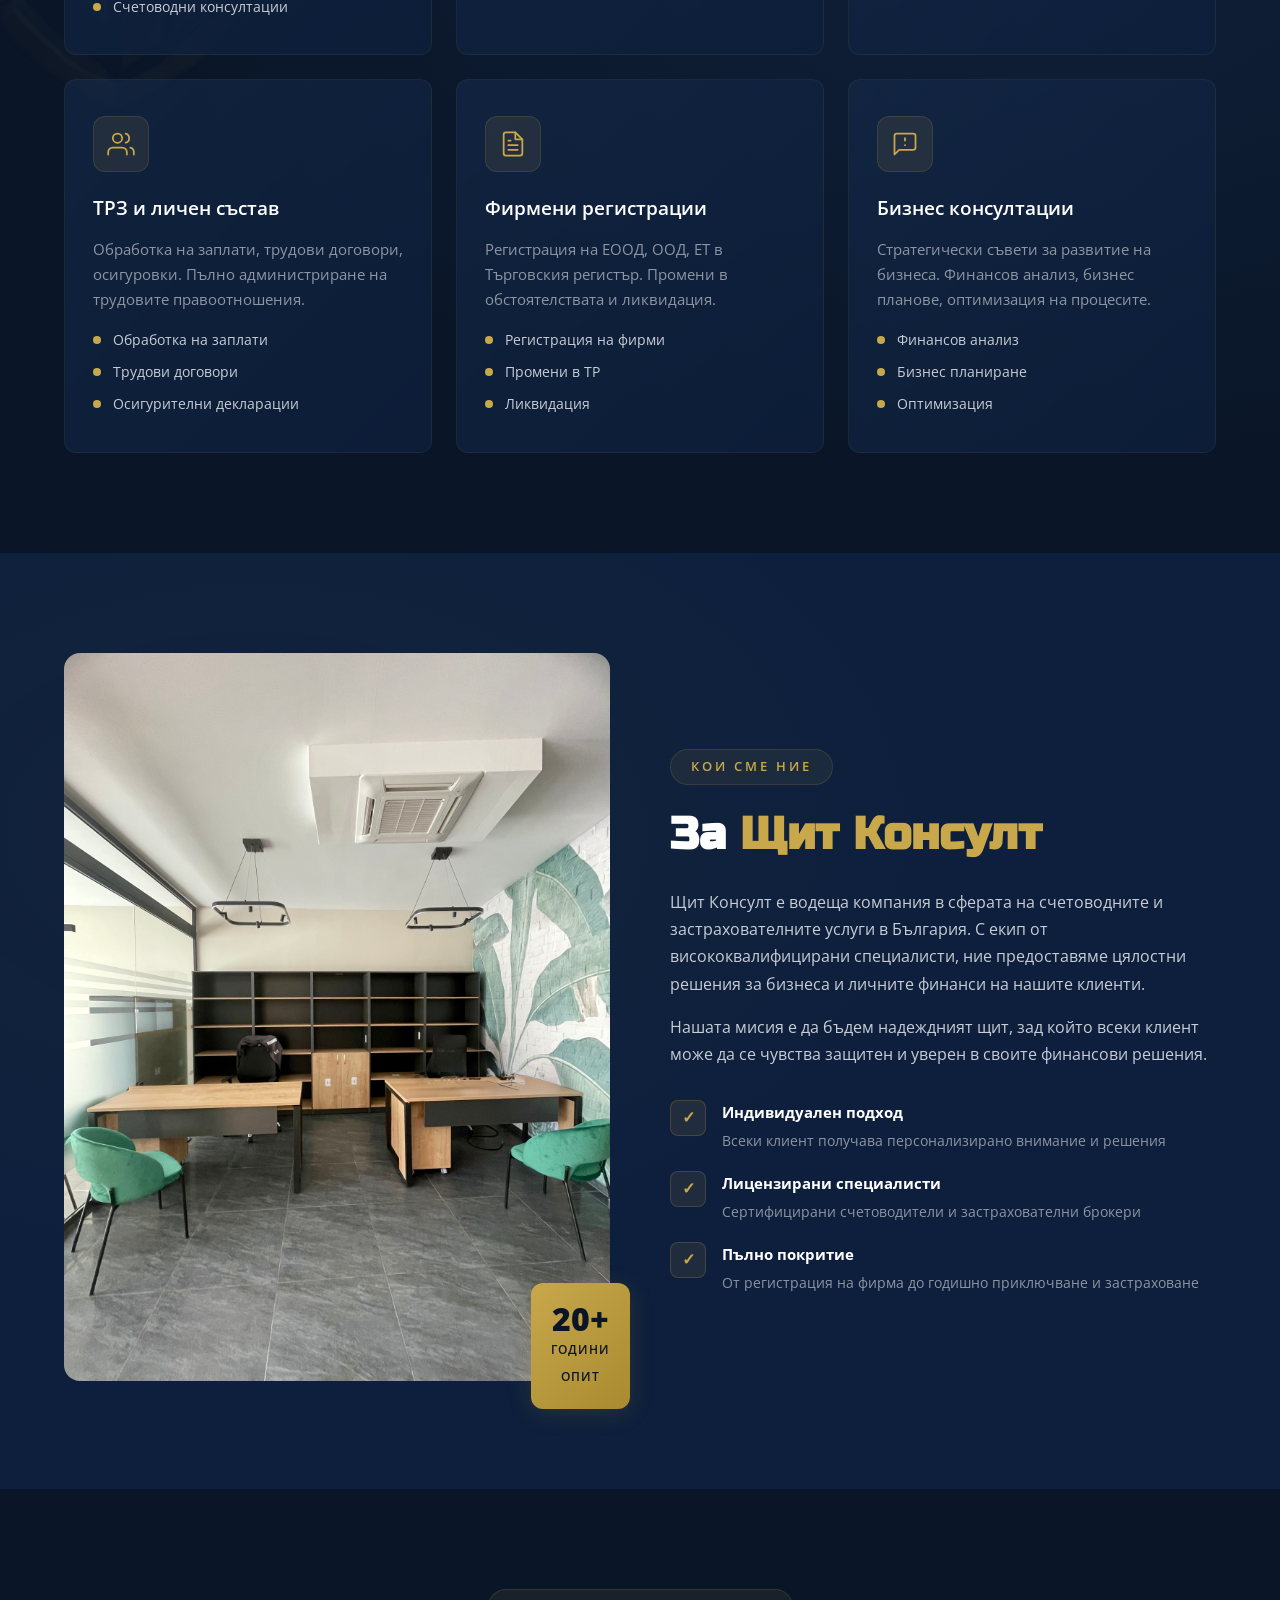
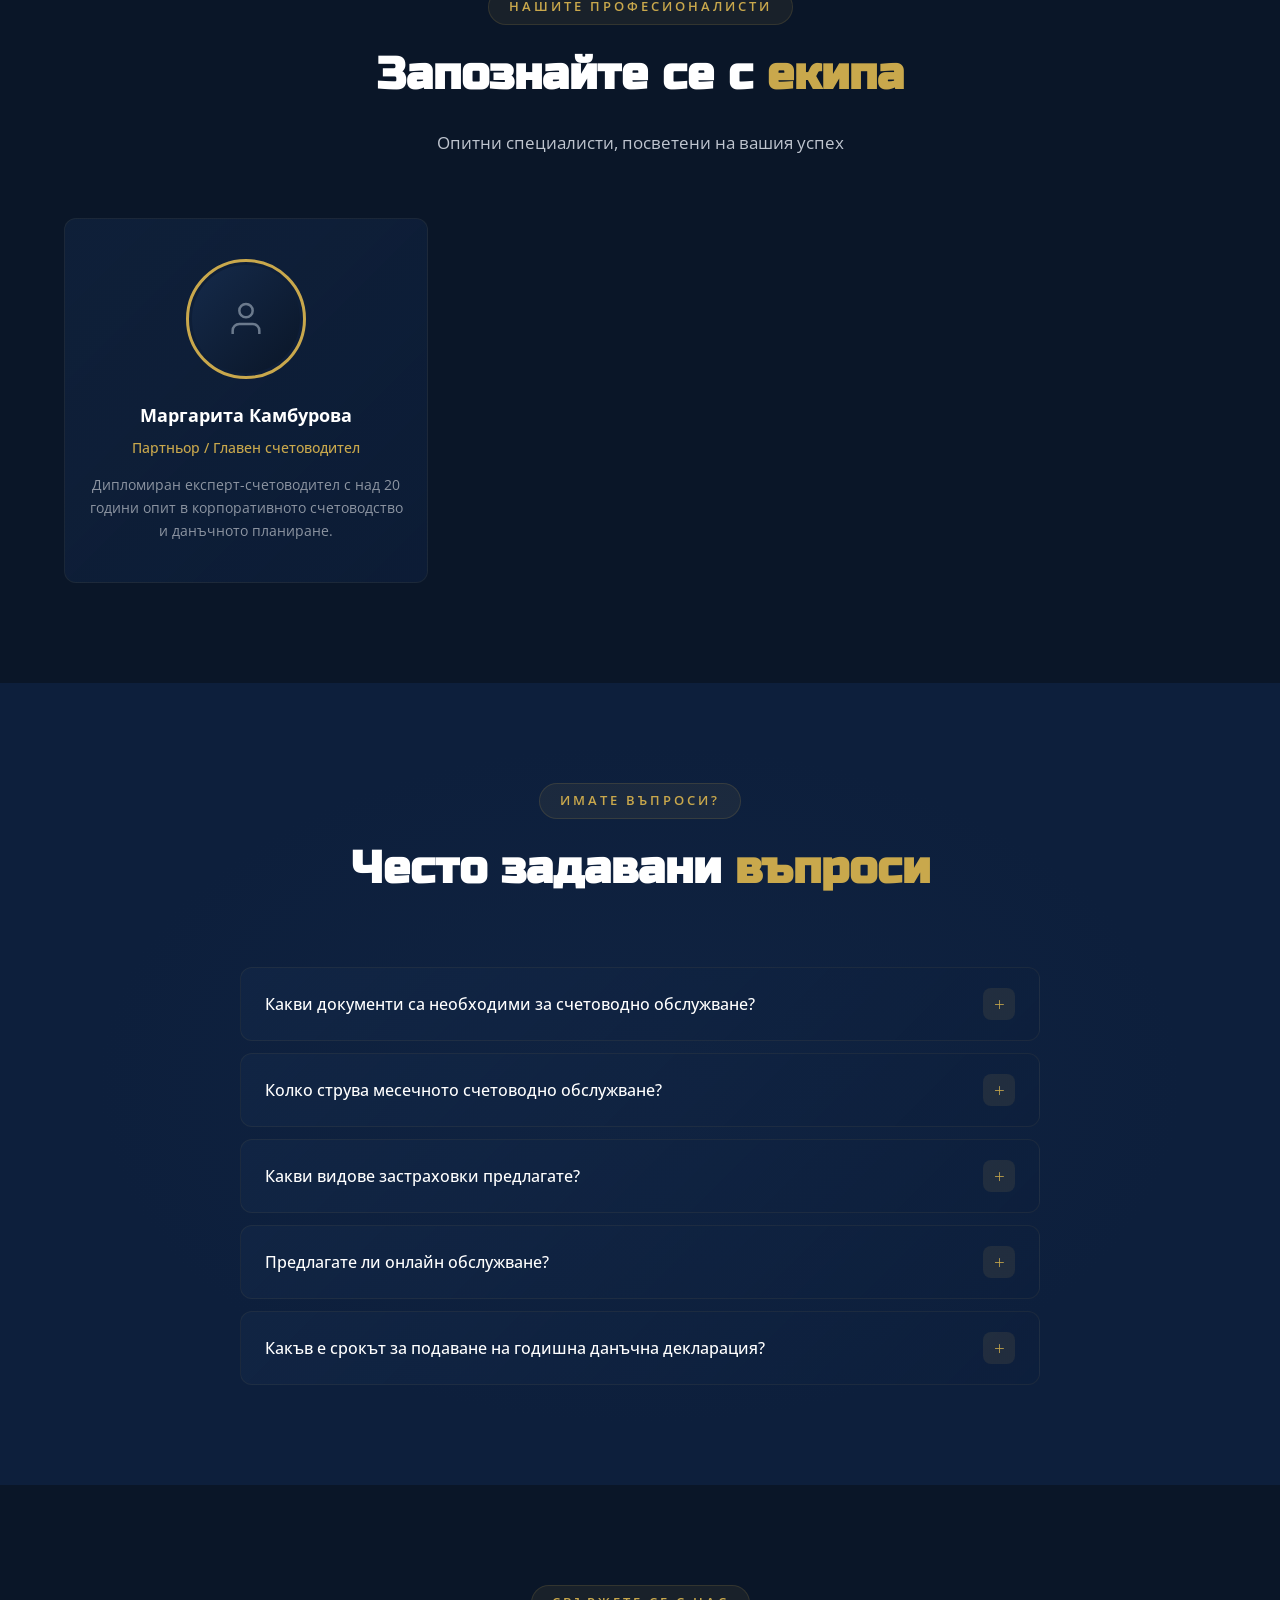
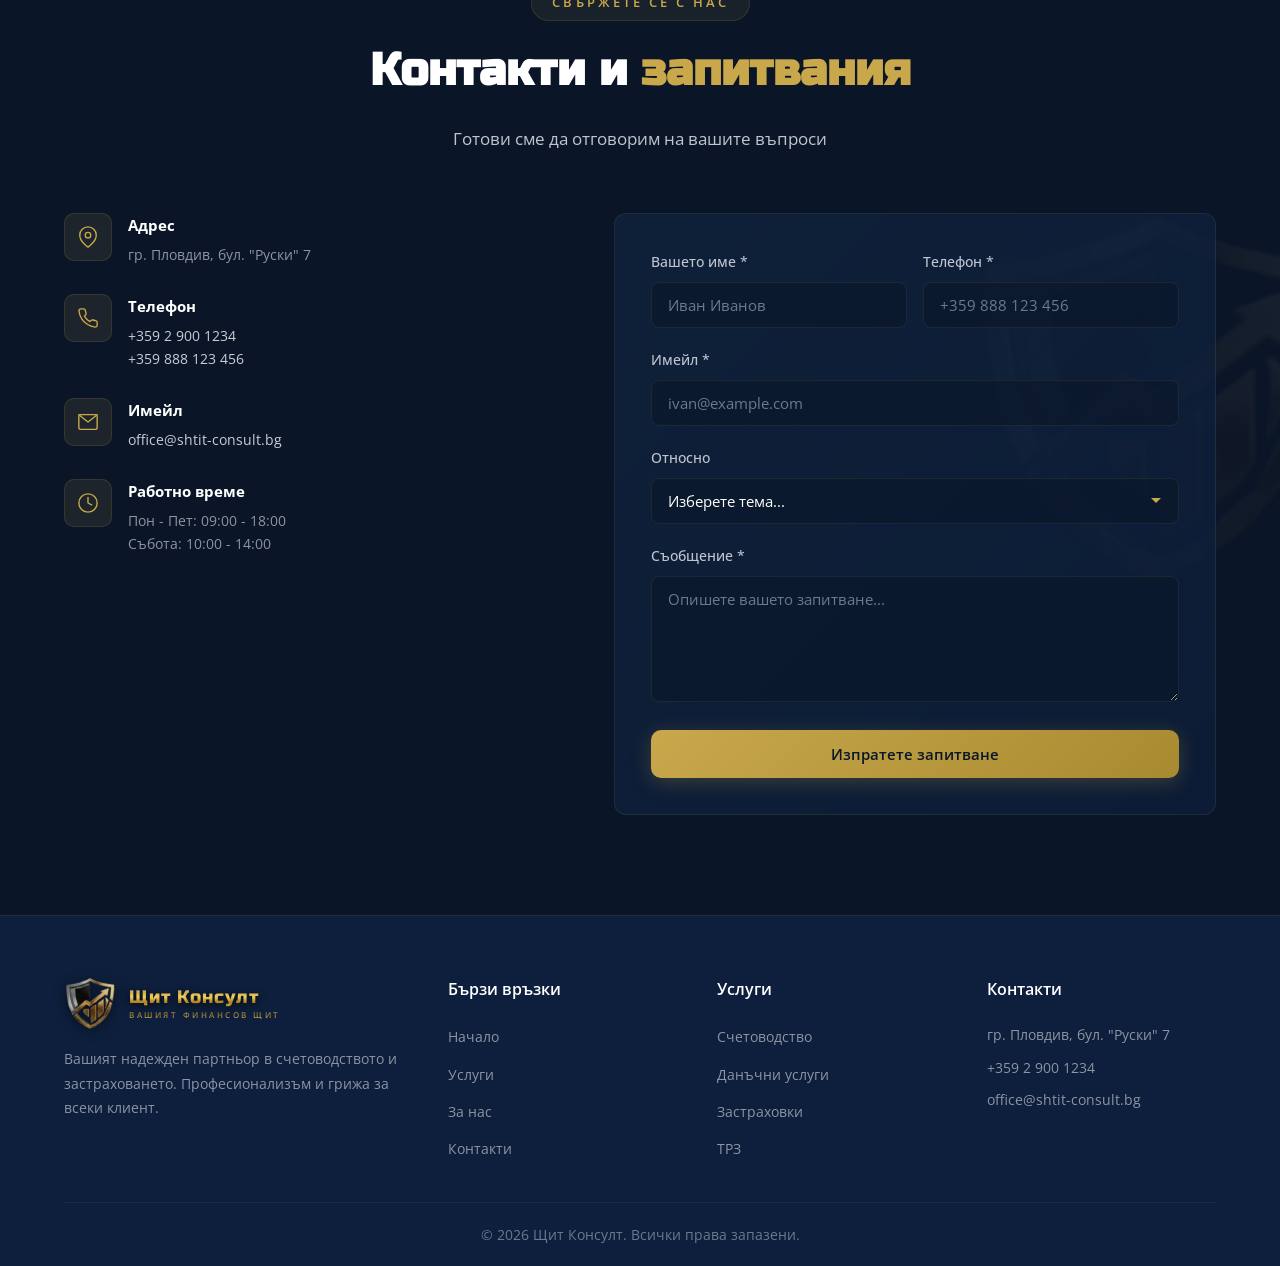
<file: v2/index.html>
<!DOCTYPE html>
<html lang="bg">
<head>
    <meta charset="UTF-8">
    <meta name="viewport" content="width=device-width, initial-scale=1.0">
    <meta name="description" content="Щит Консулт - Професионални счетоводни и застрахователни услуги в България. Доверете се на експертите.">
    <meta name="keywords" content="счетоводство, застраховки, данъци, ТРЗ, България, Щит Консулт">
    <title>Щит Консулт | Счетоводство &amp; Застраховки</title>
    <link rel="stylesheet" href="style.css">
    <link rel="preconnect" href="https://fonts.googleapis.com">
    <link rel="preconnect" href="https://fonts.gstatic.com" crossorigin>
    <link href="https://fonts.googleapis.com/css2?family=Russo+One&family=Open+Sans:wght@400;500;600;700&display=swap" rel="stylesheet">
</head>
<body>

    <!-- ========== NAVBAR ========== -->
    <nav class="navbar" id="navbar">
        <div class="container nav-container">
            <a href="#home" class="logo">
                <img src="logo-shield.png" alt="Щит Консулт" class="logo-img">
                <div class="logo-text-group">
                    <span class="logo-name">Щит Консулт</span>
                    <span class="logo-tagline">ВАШИЯТ ФИНАНСОВ ЩИТ</span>
                </div>
            <ul class="nav-links" id="navLinks">
                <li><a href="#home">Начало</a></li>
                <li><a href="#services">Услуги</a></li>
                <li><a href="#about">За нас</a></li>
                <li><a href="#team">Екип</a></li>
                <li><a href="#faq">Въпроси</a></li>
                <li><a href="#contact" class="btn-nav">Контакти</a></li>
            </ul>
            <button class="hamburger" id="hamburger" aria-label="Отвори меню">
                <span></span>
                <span></span>
                <span></span>
            </button>
        </div>
    </nav>

    <!-- ========== HERO ========== -->
    <section class="hero" id="home">
        <div class="hero-bg-logo">
            <img src="logo-shield.png" alt="" aria-hidden="true">
        </div>
        <div class="hero-overlay"></div>
        <div class="container hero-content">
            <h1 class="hero-title fade-up">
                Вашият <span class="gold">щит</span> в света на<br>финансите и застраховането
            </h1>
            <p class="hero-subtitle fade-up delay-1">
                Професионални счетоводни и застрахователни услуги за вашия бизнес и спокойствие.
                Доверете се на експертите с над 20 години опит.
            </p>
            <div class="hero-buttons fade-up delay-2">
                <a href="#services" class="btn btn-primary">Нашите услуги</a>
                <a href="#contact" class="btn btn-outline">Свържете се с нас</a>
            </div>
            <div class="hero-stats fade-up delay-3">
                <div class="stat">
                    <span class="stat-number" data-target="100">0</span>+
                    <span class="stat-label">Доволни клиенти</span>
                </div>
                <div class="stat">
                    <span class="stat-number" data-target="20">0</span>+
                    <span class="stat-label">Години опит</span>
                </div>
                <div class="stat">
                    <span class="stat-number" data-target="1200">0</span>+
                    <span class="stat-label">Застрахователни полици</span>
                </div>
            </div>
        </div>
        <div class="hero-scroll">
            <a href="#services" aria-label="Скролни надолу">
                <span class="scroll-arrow"></span>
            </a>
        </div>
    </section>

    <!-- ========== SERVICES ========== -->
    <section class="services" id="services">
        <div class="section-bg-logo">
            <img src="logo-shield.png" alt="" aria-hidden="true">
        </div>
        <div class="container">
            <div class="section-header fade-up">
                <span class="section-tag">Какво предлагаме</span>
                <h2 class="section-title">Нашите <span class="gold">услуги</span></h2>
                <p class="section-desc">Пълен набор от счетоводни и застрахователни решения, съобразени с вашите нужди</p>
            </div>

            <div class="services-grid">
                <!-- Счетоводство -->
                <div class="service-card fade-up">
                    <div class="service-icon">
                        <svg viewBox="0 0 24 24" fill="none" stroke="currentColor" stroke-width="1.5" stroke-linecap="round" stroke-linejoin="round">
                            <path d="M4 2v20l2-1 2 1 2-1 2 1 2-1 2 1 2-1 2 1V2l-2 1-2-1-2 1-2-1-2 1-2-1-2 1Z"/>
                            <path d="M8 7h8M8 11h8M8 15h5"/>
                        </svg>
                    </div>
                    <h3>Счетоводство</h3>
                    <p>Пълно счетоводно обслужване на фирми. Текущо осчетоводяване, изготвяне на финансови отчети, годишно приключване.</p>
                    <ul class="service-list">
                        <li>Текущо счетоводство</li>
                        <li>Годишни финансови отчети</li>
                        <li>Счетоводни консултации</li>
                    </ul>
                </div>

                <!-- Данъци -->
                <div class="service-card fade-up delay-1">
                    <div class="service-icon">
                        <svg viewBox="0 0 24 24" fill="none" stroke="currentColor" stroke-width="1.5" stroke-linecap="round" stroke-linejoin="round">
                            <rect x="2" y="3" width="20" height="18" rx="2"/>
                            <path d="M2 8h20M8 8v13"/>
                            <path d="M12 12h4M12 16h4"/>
                        </svg>
                    </div>
                    <h3>Данъчни услуги</h3>
                    <p>Данъчно планиране, подаване на декларации, представителство пред НАП. Оптимизация на данъчната тежест.</p>
                    <ul class="service-list">
                        <li>Данъчни декларации</li>
                        <li>ДДС регистрация и отчети</li>
                        <li>Данъчно планиране</li>
                    </ul>
                </div>

                <!-- Застраховки -->
                <div class="service-card fade-up delay-2">
                    <div class="service-icon">
                        <svg viewBox="0 0 24 24" fill="none" stroke="currentColor" stroke-width="1.5" stroke-linecap="round" stroke-linejoin="round">
                            <path d="M12 2L3 7v5c0 5.55 3.84 10.74 9 12 5.16-1.26 9-6.45 9-12V7l-9-5Z"/>
                            <path d="m9 12 2 2 4-4"/>
                        </svg>
                    </div>
                    <h3>Застраховки</h3>
                    <p>Пълна гама застрахователни продукти за физически и юридически лица. Най-добрите оферти от водещи компании.</p>
                    <ul class="service-list">
                        <li>Имуществени застраховки</li>
                        <li>Автомобилни (Каско, ГО)</li>
                        <li>Живот и здраве</li>
                    </ul>
                </div>

                <!-- ТРЗ -->
                <div class="service-card fade-up">
                    <div class="service-icon">
                        <svg viewBox="0 0 24 24" fill="none" stroke="currentColor" stroke-width="1.5" stroke-linecap="round" stroke-linejoin="round">
                            <path d="M17 21v-2a4 4 0 0 0-4-4H5a4 4 0 0 0-4 4v2"/>
                            <circle cx="9" cy="7" r="4"/>
                            <path d="M23 21v-2a4 4 0 0 0-3-3.87"/>
                            <path d="M16 3.13a4 4 0 0 1 0 7.75"/>
                        </svg>
                    </div>
                    <h3>ТРЗ и личен състав</h3>
                    <p>Обработка на заплати, трудови договори, осигуровки. Пълно администриране на трудовите правоотношения.</p>
                    <ul class="service-list">
                        <li>Обработка на заплати</li>
                        <li>Трудови договори</li>
                        <li>Осигурителни декларации</li>
                    </ul>
                </div>

                <!-- Регистрации -->
                <div class="service-card fade-up delay-1">
                    <div class="service-icon">
                        <svg viewBox="0 0 24 24" fill="none" stroke="currentColor" stroke-width="1.5" stroke-linecap="round" stroke-linejoin="round">
                            <path d="M14 2H6a2 2 0 0 0-2 2v16a2 2 0 0 0 2 2h12a2 2 0 0 0 2-2V8Z"/>
                            <polyline points="14 2 14 8 20 8"/>
                            <line x1="16" y1="13" x2="8" y2="13"/>
                            <line x1="16" y1="17" x2="8" y2="17"/>
                            <polyline points="10 9 9 9 8 9"/>
                        </svg>
                    </div>
                    <h3>Фирмени регистрации</h3>
                    <p>Регистрация на ЕООД, ООД, ЕТ в Търговския регистър. Промени в обстоятелствата и ликвидация.</p>
                    <ul class="service-list">
                        <li>Регистрация на фирми</li>
                        <li>Промени в ТР</li>
                        <li>Ликвидация</li>
                    </ul>
                </div>

                <!-- Консултации -->
                <div class="service-card fade-up delay-2">
                    <div class="service-icon">
                        <svg viewBox="0 0 24 24" fill="none" stroke="currentColor" stroke-width="1.5" stroke-linecap="round" stroke-linejoin="round">
                            <path d="M21 15a2 2 0 0 1-2 2H7l-4 4V5a2 2 0 0 1 2-2h14a2 2 0 0 1 2 2Z"/>
                            <path d="M12 7v2M12 13h.01"/>
                        </svg>
                    </div>
                    <h3>Бизнес консултации</h3>
                    <p>Стратегически съвети за развитие на бизнеса. Финансов анализ, бизнес планове, оптимизация на процесите.</p>
                    <ul class="service-list">
                        <li>Финансов анализ</li>
                        <li>Бизнес планиране</li>
                        <li>Оптимизация</li>
                    </ul>
                </div>
            </div>
        </div>
    </section>

    <!-- ========== ABOUT ========== -->
    <section class="about" id="about">
        <div class="container">
            <div class="about-grid">
                <div class="about-image fade-up"><img src="office.jpg" alt="Офис Щит Консулт" style="width:100%;height:100%;object-fit:cover;border-radius:16px;">
                    <div class="about-img-placeholder" style="display:none">
                        <svg viewBox="0 0 24 24" fill="none" stroke="currentColor" stroke-width="1" stroke-linecap="round">
                            <rect x="2" y="3" width="20" height="18" rx="2"/>
                            <path d="M2 15l5-5 4 4 4-4 7 7"/>
                            <circle cx="15.5" cy="8.5" r="1.5"/>
                        </svg>
                        <span>Снимка на офиса</span>
                    </div>
                    <div class="about-badge">
                        <span class="badge-number">20+</span>
                        <span class="badge-text">години<br>опит</span>
                    </div>
                </div>
                <div class="about-content fade-up delay-1">
                    <span class="section-tag">Кои сме ние</span>
                    <h2 class="section-title">За <span class="gold">Щит Консулт</span></h2>
                    <p>
                        Щит Консулт е водеща компания в сферата на счетоводните и застрахователните услуги в България.
                        С екип от висококвалифицирани специалисти, ние предоставяме цялостни решения за бизнеса и личните
                        финанси на нашите клиенти.
                    </p>
                    <p>
                        Нашата мисия е да бъдем надеждният щит, зад който всеки клиент може да се чувства защитен и уверен
                        в своите финансови решения.
                    </p>
                    <div class="about-features">
                        <div class="about-feature">
                            <span class="feature-icon">&#10003;</span>
                            <div>
                                <strong>Индивидуален подход</strong>
                                <p>Всеки клиент получава персонализирано внимание и решения</p>
                            </div>
                        </div>
                        <div class="about-feature">
                            <span class="feature-icon">&#10003;</span>
                            <div>
                                <strong>Лицензирани специалисти</strong>
                                <p>Сертифицирани счетоводители и застрахователни брокери</p>
                            </div>
                        </div>
                        <div class="about-feature">
                            <span class="feature-icon">&#10003;</span>
                            <div>
                                <strong>Пълно покритие</strong>
                                <p>От регистрация на фирма до годишно приключване и застраховане</p>
                            </div>
                        </div>
                    </div>
                </div>
            </div>
        </div>
    </section>

    <!-- ========== TEAM ========== -->
    <section class="team" id="team">
        <div class="container">
            <div class="section-header fade-up">
                <span class="section-tag">Нашите професионалисти</span>
                <h2 class="section-title">Запознайте се с <span class="gold">екипа</span></h2>
                <p class="section-desc">Опитни специалисти, посветени на вашия успех</p>
            </div>

            <div class="team-grid">
                <div class="team-card fade-up">
                    <div class="team-photo">
                        <div class="photo-placeholder">
                            <svg viewBox="0 0 24 24" fill="none" stroke="currentColor" stroke-width="1.5">
                                <path d="M20 21v-2a4 4 0 0 0-4-4H8a4 4 0 0 0-4 4v2"/>
                                <circle cx="12" cy="7" r="4"/>
                            </svg>
                        </div>
                    </div>
                    <h3>Маргарита Камбурова</h3>
                    <span class="team-role">Партньор / Главен счетоводител</span>
                    <p>Дипломиран експерт-счетоводител с над 20 години опит в корпоративното счетоводство и данъчното планиране.</p>
                </div>
            </div>
        </div>
    </section>

    <!-- ========== FAQ ========== -->
    <section class="faq" id="faq">
        <div class="container">
            <div class="section-header fade-up">
                <span class="section-tag">Имате въпроси?</span>
                <h2 class="section-title">Често задавани <span class="gold">въпроси</span></h2>
            </div>

            <div class="faq-list">
                <div class="faq-item fade-up">
                    <button class="faq-question">
                        <span>Какви документи са необходими за счетоводно обслужване?</span>
                        <span class="faq-toggle">+</span>
                    </button>
                    <div class="faq-answer">
                        <p>За стартиране на счетоводно обслужване са необходими: копие на регистрацията на фирмата (от Търговски регистър), данъчна регистрация, банкови извлечения, фактури за приходи и разходи, и договори с контрагенти. Ще ви предоставим пълен списък при първата консултация.</p>
                    </div>
                </div>

                <div class="faq-item fade-up delay-1">
                    <button class="faq-question">
                        <span>Колко струва месечното счетоводно обслужване?</span>
                        <span class="faq-toggle">+</span>
                    </button>
                    <div class="faq-answer">
                        <p>Цената зависи от обема на дейността, броя на документите и вида на фирмата. Предлагаме индивидуални оферти, съобразени с вашите нужди. Свържете се с нас за безплатна консултация и оферта.</p>
                    </div>
                </div>

                <div class="faq-item fade-up delay-1">
                    <button class="faq-question">
                        <span>Какви видове застраховки предлагате?</span>
                        <span class="faq-toggle">+</span>
                    </button>
                    <div class="faq-answer">
                        <p>Предлагаме пълна гама от застрахователни продукти: Гражданска отговорност, Автокаско, имуществени застраховки, застраховки живот и здраве, професионална отговорност, трудова злополука и други. Работим с всички водещи застрахователни компании в България.</p>
                    </div>
                </div>

                <div class="faq-item fade-up delay-2">
                    <button class="faq-question">
                        <span>Предлагате ли онлайн обслужване?</span>
                        <span class="faq-toggle">+</span>
                    </button>
                    <div class="faq-answer">
                        <p>Да! Работим както присъствено, така и напълно дистанционно. Можете да изпращате документи по имейл или чрез нашата защитена платформа. Консултации провеждаме и по телефон, и по видеовръзка.</p>
                    </div>
                </div>

                <div class="faq-item fade-up delay-2">
                    <button class="faq-question">
                        <span>Какъв е срокът за подаване на годишна данъчна декларация?</span>
                        <span class="faq-toggle">+</span>
                    </button>
                    <div class="faq-answer">
                        <p>Годишната данъчна декларация за юридически лица се подава до 30 юни, а за физически лица — до 30 април. Препоръчваме да се свържете с нас поне месец предварително, за да подготвим всичко навреме.</p>
                    </div>
                </div>
            </div>
        </div>
    </section>

    <!-- ========== CONTACT ========== -->
    <section class="contact" id="contact">
        <div class="section-bg-logo right">
            <img src="logo-shield.png" alt="" aria-hidden="true">
        </div>
        <div class="container">
            <div class="section-header fade-up">
                <span class="section-tag">Свържете се с нас</span>
                <h2 class="section-title">Контакти и <span class="gold">запитвания</span></h2>
                <p class="section-desc">Готови сме да отговорим на вашите въпроси</p>
            </div>

            <div class="contact-grid">
                <div class="contact-info fade-up">
                    <div class="contact-item">
                        <div class="contact-icon">
                            <svg viewBox="0 0 24 24" fill="none" stroke="currentColor" stroke-width="1.5" stroke-linecap="round" stroke-linejoin="round">
                                <path d="M21 10c0 7-9 13-9 13s-9-6-9-13a9 9 0 0 1 18 0Z"/>
                                <circle cx="12" cy="10" r="3"/>
                            </svg>
                        </div>
                        <div>
                            <strong>Адрес</strong>
                            <p>гр. Пловдив, бул. "Руски" 7</p>
                        </div>
                    </div>

                    <div class="contact-item">
                        <div class="contact-icon">
                            <svg viewBox="0 0 24 24" fill="none" stroke="currentColor" stroke-width="1.5" stroke-linecap="round" stroke-linejoin="round">
                                <path d="M22 16.92v3a2 2 0 0 1-2.18 2 19.79 19.79 0 0 1-8.63-3.07 19.5 19.5 0 0 1-6-6 19.79 19.79 0 0 1-3.07-8.67A2 2 0 0 1 4.11 2h3a2 2 0 0 1 2 1.72 12.84 12.84 0 0 0 .7 2.81 2 2 0 0 1-.45 2.11L8.09 9.91a16 16 0 0 0 6 6l1.27-1.27a2 2 0 0 1 2.11-.45 12.84 12.84 0 0 0 2.81.7A2 2 0 0 1 22 16.92Z"/>
                            </svg>
                        </div>
                        <div>
                            <strong>Телефон</strong>
                            <p><a href="tel:+35929001234">+359 2 900 1234</a></p>
                            <p><a href="tel:+359888123456">+359 888 123 456</a></p>
                        </div>
                    </div>

                    <div class="contact-item">
                        <div class="contact-icon">
                            <svg viewBox="0 0 24 24" fill="none" stroke="currentColor" stroke-width="1.5" stroke-linecap="round" stroke-linejoin="round">
                                <rect x="2" y="4" width="20" height="16" rx="2"/>
                                <path d="m22 4-10 8L2 4"/>
                            </svg>
                        </div>
                        <div>
                            <strong>Имейл</strong>
                            <p><a href="mailto:office@shtit-consult.bg">office@shtit-consult.bg</a></p>
                        </div>
                    </div>

                    <div class="contact-item">
                        <div class="contact-icon">
                            <svg viewBox="0 0 24 24" fill="none" stroke="currentColor" stroke-width="1.5" stroke-linecap="round" stroke-linejoin="round">
                                <circle cx="12" cy="12" r="10"/>
                                <polyline points="12 6 12 12 16 14"/>
                            </svg>
                        </div>
                        <div>
                            <strong>Работно време</strong>
                            <p>Пон - Пет: 09:00 - 18:00</p>
                            <p>Събота: 10:00 - 14:00</p>
                        </div>
                    </div>
                </div>

                <form class="contact-form fade-up delay-1" id="contactForm">
                    <div class="form-row">
                        <div class="form-group">
                            <label for="name">Вашето име *</label>
                            <input type="text" id="name" name="name" required placeholder="Иван Иванов">
                        </div>
                        <div class="form-group">
                            <label for="phone">Телефон *</label>
                            <input type="tel" id="phone" name="phone" required placeholder="+359 888 123 456">
                        </div>
                    </div>
                    <div class="form-group">
                        <label for="email">Имейл *</label>
                        <input type="email" id="email" name="email" required placeholder="ivan@example.com">
                    </div>
                    <div class="form-group">
                        <label for="subject">Относно</label>
                        <select id="subject" name="subject">
                            <option value="">Изберете тема...</option>
                            <option value="accounting">Счетоводство</option>
                            <option value="tax">Данъчни услуги</option>
                            <option value="insurance">Застраховки</option>
                            <option value="payroll">ТРЗ</option>
                            <option value="registration">Фирмени регистрации</option>
                            <option value="other">Друго</option>
                        </select>
                    </div>
                    <div class="form-group">
                        <label for="message">Съобщение *</label>
                        <textarea id="message" name="message" rows="5" required placeholder="Опишете вашето запитване..."></textarea>
                    </div>
                    <button type="submit" class="btn btn-primary btn-full">Изпратете запитване</button>
                    <div class="form-status" id="formStatus"></div>
                </form>
            </div>
        </div>
    </section>

    <!-- ========== FOOTER ========== -->
    <footer class="footer">
        <div class="container">
            <div class="footer-grid">
                <div class="footer-about">
                    <a href="#home" class="logo footer-logo">
                        <img src="logo-shield.png" alt="Щит Консулт" class="logo-img footer-logo-img">
                        <div class="logo-text-group">
                            <span class="logo-name">Щит Консулт</span>
                            <span class="logo-tagline">ВАШИЯТ ФИНАНСОВ ЩИТ</span>
                        </div>
                    </a>
                    <p>Вашият надежден партньор в счетоводството и застраховането. Професионализъм и грижа за всеки клиент.</p>
                </div>
                <div class="footer-links">
                    <h4>Бързи връзки</h4>
                    <ul>
                        <li><a href="#home">Начало</a></li>
                        <li><a href="#services">Услуги</a></li>
                        <li><a href="#about">За нас</a></li>
                        <li><a href="#contact">Контакти</a></li>
                    </ul>
                </div>
                <div class="footer-links">
                    <h4>Услуги</h4>
                    <ul>
                        <li><a href="#services">Счетоводство</a></li>
                        <li><a href="#services">Данъчни услуги</a></li>
                        <li><a href="#services">Застраховки</a></li>
                        <li><a href="#services">ТРЗ</a></li>
                    </ul>
                </div>
                <div class="footer-contact">
                    <h4>Контакти</h4>
                    <p>гр. Пловдив, бул. "Руски" 7</p>
                    <p><a href="tel:+35929001234">+359 2 900 1234</a></p>
                    <p><a href="mailto:office@shtit-consult.bg">office@shtit-consult.bg</a></p>
                </div>
            </div>
            <div class="footer-bottom">
                <p>&copy; 2026 Щит Консулт. Всички права запазени.</p>
            </div>
        </div>
    </footer>

    <script src="script.js"></script>
</body>
</html>
</file>
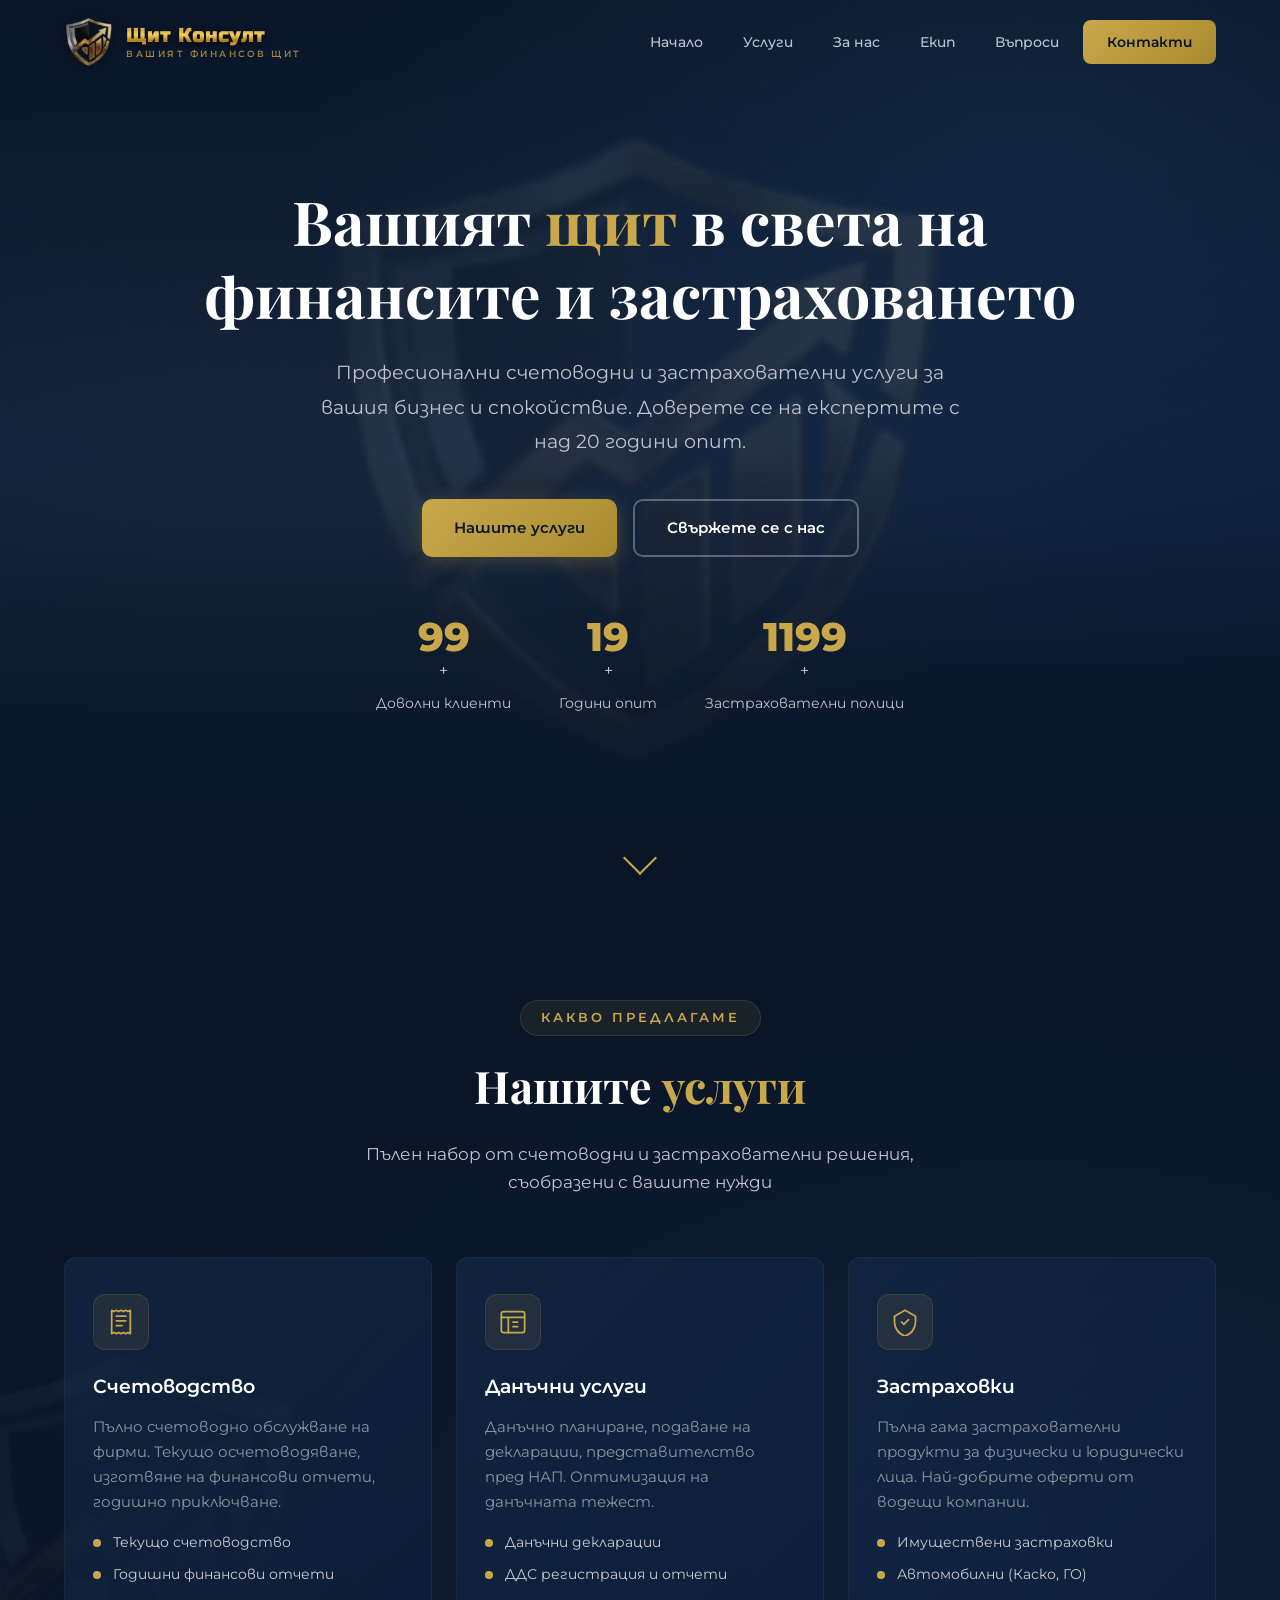
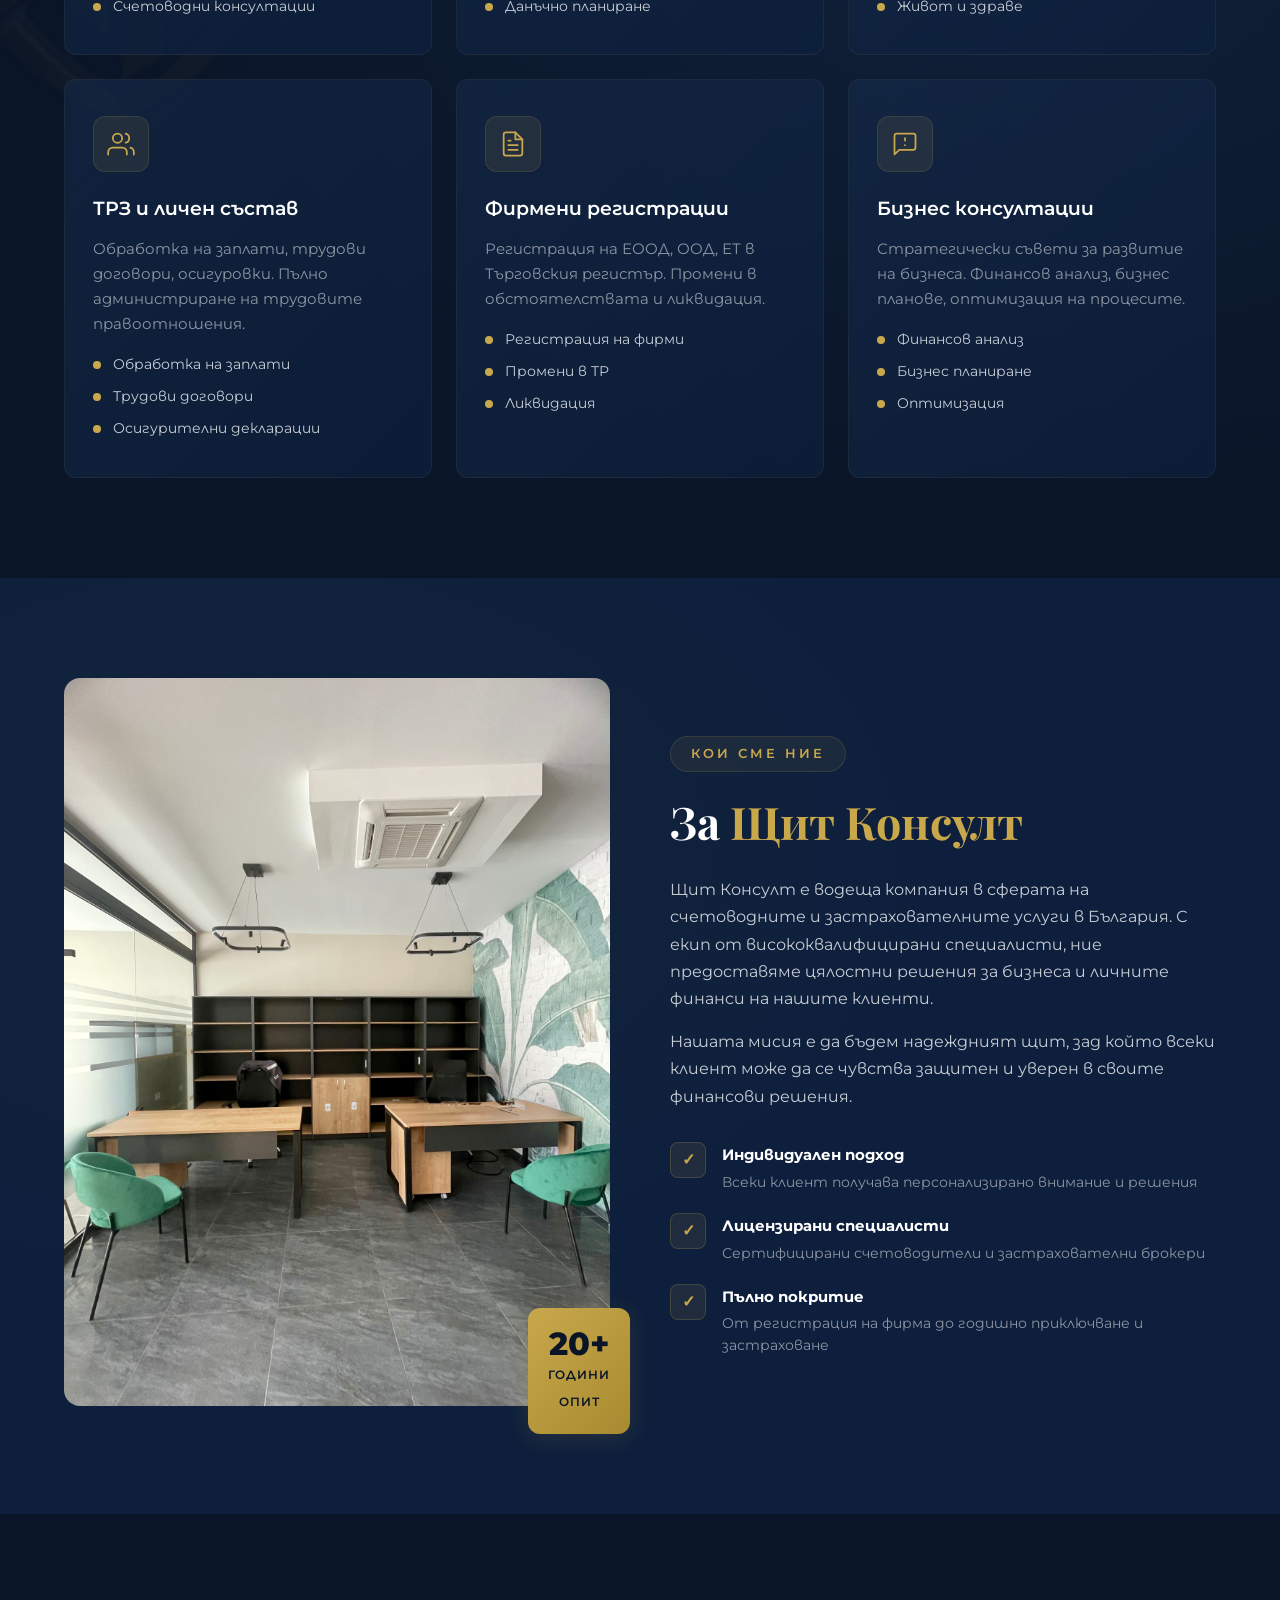
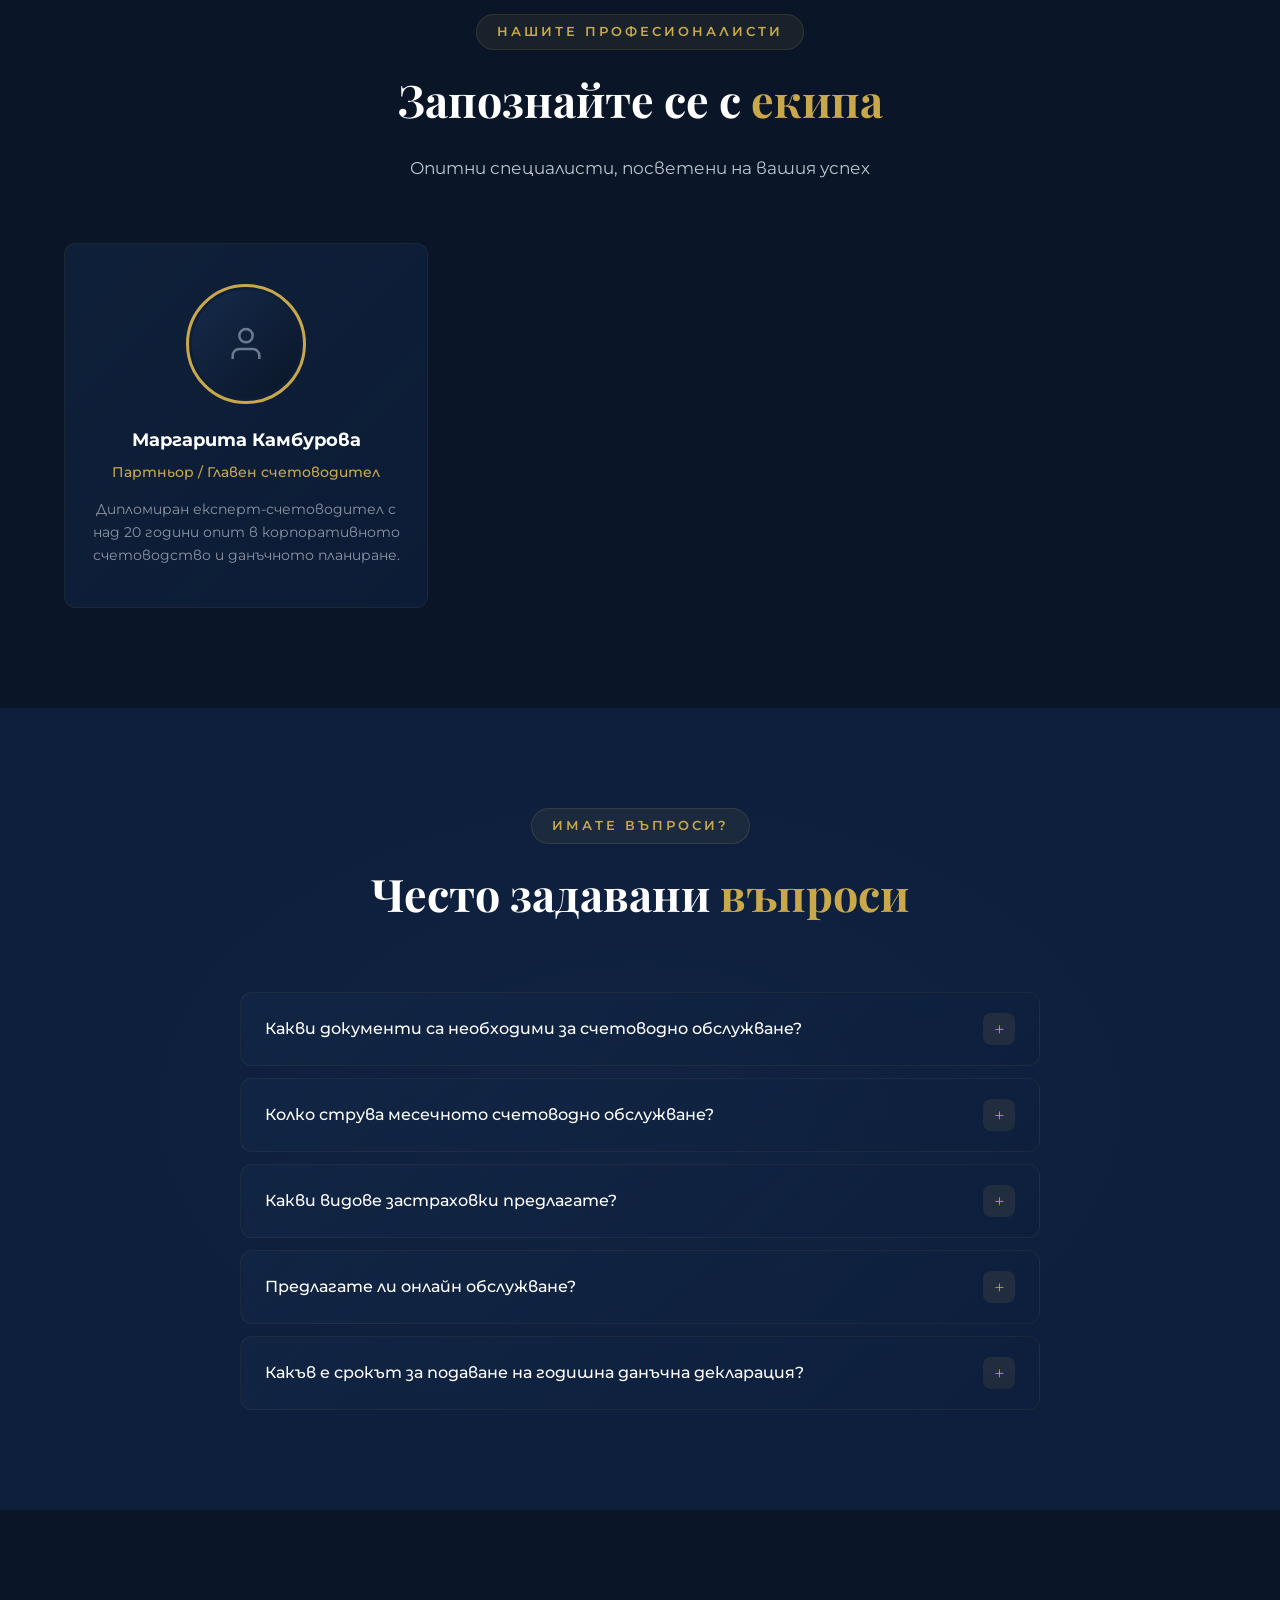
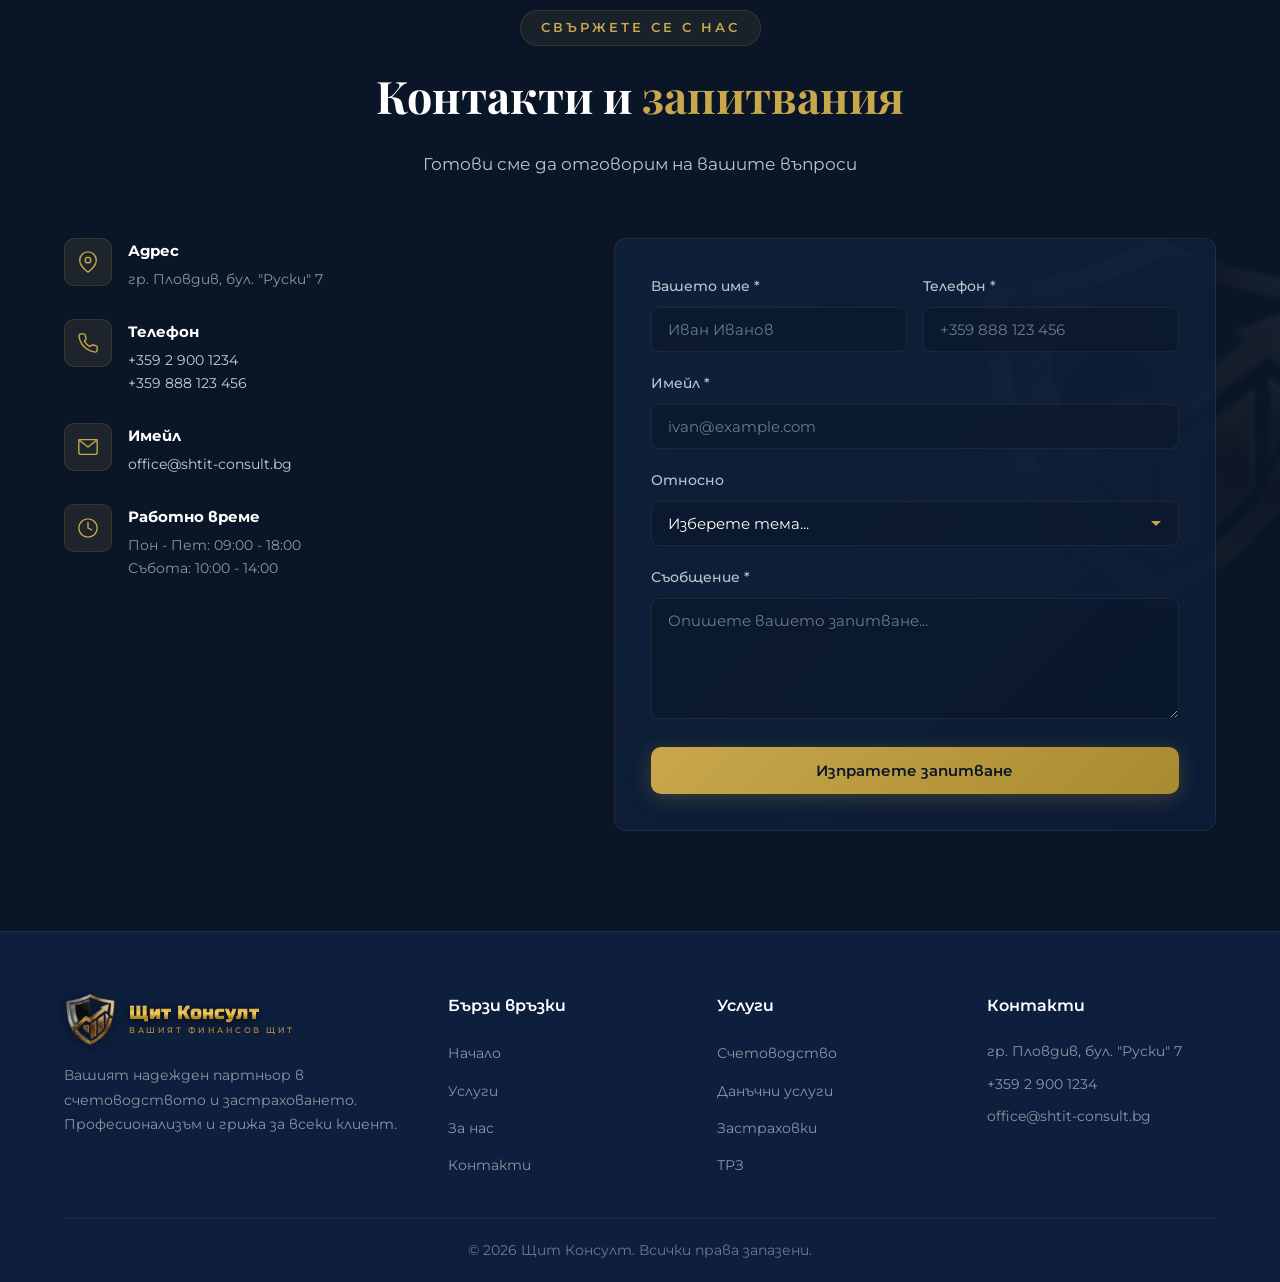
<file: v3/index.html>
<!DOCTYPE html>
<html lang="bg">
<head>
    <meta charset="UTF-8">
    <meta name="viewport" content="width=device-width, initial-scale=1.0">
    <meta name="description" content="Щит Консулт - Професионални счетоводни и застрахователни услуги в България. Доверете се на експертите.">
    <meta name="keywords" content="счетоводство, застраховки, данъци, ТРЗ, България, Щит Консулт">
    <title>Щит Консулт | Счетоводство &amp; Застраховки</title>
    <link rel="stylesheet" href="style.css">
    <link rel="preconnect" href="https://fonts.googleapis.com">
    <link rel="preconnect" href="https://fonts.gstatic.com" crossorigin>
    <link href="https://fonts.googleapis.com/css2?family=Montserrat:wght@400;500;600;700;800&family=Playfair+Display:wght@600;700&family=Russo+One&display=swap" rel="stylesheet">
</head>
<body>

    <!-- ========== NAVBAR ========== -->
    <nav class="navbar" id="navbar">
        <div class="container nav-container">
            <a href="#home" class="logo">
                <img src="logo-shield.png" alt="Щит Консулт" class="logo-img">
                <div class="logo-text-group">
                    <span class="logo-name">Щит Консулт</span>
                    <span class="logo-tagline">ВАШИЯТ ФИНАНСОВ ЩИТ</span>
                </div>
            <ul class="nav-links" id="navLinks">
                <li><a href="#home">Начало</a></li>
                <li><a href="#services">Услуги</a></li>
                <li><a href="#about">За нас</a></li>
                <li><a href="#team">Екип</a></li>
                <li><a href="#faq">Въпроси</a></li>
                <li><a href="#contact" class="btn-nav">Контакти</a></li>
            </ul>
            <button class="hamburger" id="hamburger" aria-label="Отвори меню">
                <span></span>
                <span></span>
                <span></span>
            </button>
        </div>
    </nav>

    <!-- ========== HERO ========== -->
    <section class="hero" id="home">
        <div class="hero-bg-logo">
            <img src="logo-shield.png" alt="" aria-hidden="true">
        </div>
        <div class="hero-overlay"></div>
        <div class="container hero-content">
            <h1 class="hero-title fade-up">
                Вашият <span class="gold">щит</span> в света на<br>финансите и застраховането
            </h1>
            <p class="hero-subtitle fade-up delay-1">
                Професионални счетоводни и застрахователни услуги за вашия бизнес и спокойствие.
                Доверете се на експертите с над 20 години опит.
            </p>
            <div class="hero-buttons fade-up delay-2">
                <a href="#services" class="btn btn-primary">Нашите услуги</a>
                <a href="#contact" class="btn btn-outline">Свържете се с нас</a>
            </div>
            <div class="hero-stats fade-up delay-3">
                <div class="stat">
                    <span class="stat-number" data-target="100">0</span>+
                    <span class="stat-label">Доволни клиенти</span>
                </div>
                <div class="stat">
                    <span class="stat-number" data-target="20">0</span>+
                    <span class="stat-label">Години опит</span>
                </div>
                <div class="stat">
                    <span class="stat-number" data-target="1200">0</span>+
                    <span class="stat-label">Застрахователни полици</span>
                </div>
            </div>
        </div>
        <div class="hero-scroll">
            <a href="#services" aria-label="Скролни надолу">
                <span class="scroll-arrow"></span>
            </a>
        </div>
    </section>

    <!-- ========== SERVICES ========== -->
    <section class="services" id="services">
        <div class="section-bg-logo">
            <img src="logo-shield.png" alt="" aria-hidden="true">
        </div>
        <div class="container">
            <div class="section-header fade-up">
                <span class="section-tag">Какво предлагаме</span>
                <h2 class="section-title">Нашите <span class="gold">услуги</span></h2>
                <p class="section-desc">Пълен набор от счетоводни и застрахователни решения, съобразени с вашите нужди</p>
            </div>

            <div class="services-grid">
                <!-- Счетоводство -->
                <div class="service-card fade-up">
                    <div class="service-icon">
                        <svg viewBox="0 0 24 24" fill="none" stroke="currentColor" stroke-width="1.5" stroke-linecap="round" stroke-linejoin="round">
                            <path d="M4 2v20l2-1 2 1 2-1 2 1 2-1 2 1 2-1 2 1V2l-2 1-2-1-2 1-2-1-2 1-2-1-2 1Z"/>
                            <path d="M8 7h8M8 11h8M8 15h5"/>
                        </svg>
                    </div>
                    <h3>Счетоводство</h3>
                    <p>Пълно счетоводно обслужване на фирми. Текущо осчетоводяване, изготвяне на финансови отчети, годишно приключване.</p>
                    <ul class="service-list">
                        <li>Текущо счетоводство</li>
                        <li>Годишни финансови отчети</li>
                        <li>Счетоводни консултации</li>
                    </ul>
                </div>

                <!-- Данъци -->
                <div class="service-card fade-up delay-1">
                    <div class="service-icon">
                        <svg viewBox="0 0 24 24" fill="none" stroke="currentColor" stroke-width="1.5" stroke-linecap="round" stroke-linejoin="round">
                            <rect x="2" y="3" width="20" height="18" rx="2"/>
                            <path d="M2 8h20M8 8v13"/>
                            <path d="M12 12h4M12 16h4"/>
                        </svg>
                    </div>
                    <h3>Данъчни услуги</h3>
                    <p>Данъчно планиране, подаване на декларации, представителство пред НАП. Оптимизация на данъчната тежест.</p>
                    <ul class="service-list">
                        <li>Данъчни декларации</li>
                        <li>ДДС регистрация и отчети</li>
                        <li>Данъчно планиране</li>
                    </ul>
                </div>

                <!-- Застраховки -->
                <div class="service-card fade-up delay-2">
                    <div class="service-icon">
                        <svg viewBox="0 0 24 24" fill="none" stroke="currentColor" stroke-width="1.5" stroke-linecap="round" stroke-linejoin="round">
                            <path d="M12 2L3 7v5c0 5.55 3.84 10.74 9 12 5.16-1.26 9-6.45 9-12V7l-9-5Z"/>
                            <path d="m9 12 2 2 4-4"/>
                        </svg>
                    </div>
                    <h3>Застраховки</h3>
                    <p>Пълна гама застрахователни продукти за физически и юридически лица. Най-добрите оферти от водещи компании.</p>
                    <ul class="service-list">
                        <li>Имуществени застраховки</li>
                        <li>Автомобилни (Каско, ГО)</li>
                        <li>Живот и здраве</li>
                    </ul>
                </div>

                <!-- ТРЗ -->
                <div class="service-card fade-up">
                    <div class="service-icon">
                        <svg viewBox="0 0 24 24" fill="none" stroke="currentColor" stroke-width="1.5" stroke-linecap="round" stroke-linejoin="round">
                            <path d="M17 21v-2a4 4 0 0 0-4-4H5a4 4 0 0 0-4 4v2"/>
                            <circle cx="9" cy="7" r="4"/>
                            <path d="M23 21v-2a4 4 0 0 0-3-3.87"/>
                            <path d="M16 3.13a4 4 0 0 1 0 7.75"/>
                        </svg>
                    </div>
                    <h3>ТРЗ и личен състав</h3>
                    <p>Обработка на заплати, трудови договори, осигуровки. Пълно администриране на трудовите правоотношения.</p>
                    <ul class="service-list">
                        <li>Обработка на заплати</li>
                        <li>Трудови договори</li>
                        <li>Осигурителни декларации</li>
                    </ul>
                </div>

                <!-- Регистрации -->
                <div class="service-card fade-up delay-1">
                    <div class="service-icon">
                        <svg viewBox="0 0 24 24" fill="none" stroke="currentColor" stroke-width="1.5" stroke-linecap="round" stroke-linejoin="round">
                            <path d="M14 2H6a2 2 0 0 0-2 2v16a2 2 0 0 0 2 2h12a2 2 0 0 0 2-2V8Z"/>
                            <polyline points="14 2 14 8 20 8"/>
                            <line x1="16" y1="13" x2="8" y2="13"/>
                            <line x1="16" y1="17" x2="8" y2="17"/>
                            <polyline points="10 9 9 9 8 9"/>
                        </svg>
                    </div>
                    <h3>Фирмени регистрации</h3>
                    <p>Регистрация на ЕООД, ООД, ЕТ в Търговския регистър. Промени в обстоятелствата и ликвидация.</p>
                    <ul class="service-list">
                        <li>Регистрация на фирми</li>
                        <li>Промени в ТР</li>
                        <li>Ликвидация</li>
                    </ul>
                </div>

                <!-- Консултации -->
                <div class="service-card fade-up delay-2">
                    <div class="service-icon">
                        <svg viewBox="0 0 24 24" fill="none" stroke="currentColor" stroke-width="1.5" stroke-linecap="round" stroke-linejoin="round">
                            <path d="M21 15a2 2 0 0 1-2 2H7l-4 4V5a2 2 0 0 1 2-2h14a2 2 0 0 1 2 2Z"/>
                            <path d="M12 7v2M12 13h.01"/>
                        </svg>
                    </div>
                    <h3>Бизнес консултации</h3>
                    <p>Стратегически съвети за развитие на бизнеса. Финансов анализ, бизнес планове, оптимизация на процесите.</p>
                    <ul class="service-list">
                        <li>Финансов анализ</li>
                        <li>Бизнес планиране</li>
                        <li>Оптимизация</li>
                    </ul>
                </div>
            </div>
        </div>
    </section>

    <!-- ========== ABOUT ========== -->
    <section class="about" id="about">
        <div class="container">
            <div class="about-grid">
                <div class="about-image fade-up"><img src="office.jpg" alt="Офис Щит Консулт" style="width:100%;height:100%;object-fit:cover;border-radius:16px;">
                    <div class="about-img-placeholder" style="display:none">
                        <svg viewBox="0 0 24 24" fill="none" stroke="currentColor" stroke-width="1" stroke-linecap="round">
                            <rect x="2" y="3" width="20" height="18" rx="2"/>
                            <path d="M2 15l5-5 4 4 4-4 7 7"/>
                            <circle cx="15.5" cy="8.5" r="1.5"/>
                        </svg>
                        <span>Снимка на офиса</span>
                    </div>
                    <div class="about-badge">
                        <span class="badge-number">20+</span>
                        <span class="badge-text">години<br>опит</span>
                    </div>
                </div>
                <div class="about-content fade-up delay-1">
                    <span class="section-tag">Кои сме ние</span>
                    <h2 class="section-title">За <span class="gold">Щит Консулт</span></h2>
                    <p>
                        Щит Консулт е водеща компания в сферата на счетоводните и застрахователните услуги в България.
                        С екип от висококвалифицирани специалисти, ние предоставяме цялостни решения за бизнеса и личните
                        финанси на нашите клиенти.
                    </p>
                    <p>
                        Нашата мисия е да бъдем надеждният щит, зад който всеки клиент може да се чувства защитен и уверен
                        в своите финансови решения.
                    </p>
                    <div class="about-features">
                        <div class="about-feature">
                            <span class="feature-icon">&#10003;</span>
                            <div>
                                <strong>Индивидуален подход</strong>
                                <p>Всеки клиент получава персонализирано внимание и решения</p>
                            </div>
                        </div>
                        <div class="about-feature">
                            <span class="feature-icon">&#10003;</span>
                            <div>
                                <strong>Лицензирани специалисти</strong>
                                <p>Сертифицирани счетоводители и застрахователни брокери</p>
                            </div>
                        </div>
                        <div class="about-feature">
                            <span class="feature-icon">&#10003;</span>
                            <div>
                                <strong>Пълно покритие</strong>
                                <p>От регистрация на фирма до годишно приключване и застраховане</p>
                            </div>
                        </div>
                    </div>
                </div>
            </div>
        </div>
    </section>

    <!-- ========== TEAM ========== -->
    <section class="team" id="team">
        <div class="container">
            <div class="section-header fade-up">
                <span class="section-tag">Нашите професионалисти</span>
                <h2 class="section-title">Запознайте се с <span class="gold">екипа</span></h2>
                <p class="section-desc">Опитни специалисти, посветени на вашия успех</p>
            </div>

            <div class="team-grid">
                <div class="team-card fade-up">
                    <div class="team-photo">
                        <div class="photo-placeholder">
                            <svg viewBox="0 0 24 24" fill="none" stroke="currentColor" stroke-width="1.5">
                                <path d="M20 21v-2a4 4 0 0 0-4-4H8a4 4 0 0 0-4 4v2"/>
                                <circle cx="12" cy="7" r="4"/>
                            </svg>
                        </div>
                    </div>
                    <h3>Маргарита Камбурова</h3>
                    <span class="team-role">Партньор / Главен счетоводител</span>
                    <p>Дипломиран експерт-счетоводител с над 20 години опит в корпоративното счетоводство и данъчното планиране.</p>
                </div>
            </div>
        </div>
    </section>

    <!-- ========== FAQ ========== -->
    <section class="faq" id="faq">
        <div class="container">
            <div class="section-header fade-up">
                <span class="section-tag">Имате въпроси?</span>
                <h2 class="section-title">Често задавани <span class="gold">въпроси</span></h2>
            </div>

            <div class="faq-list">
                <div class="faq-item fade-up">
                    <button class="faq-question">
                        <span>Какви документи са необходими за счетоводно обслужване?</span>
                        <span class="faq-toggle">+</span>
                    </button>
                    <div class="faq-answer">
                        <p>За стартиране на счетоводно обслужване са необходими: копие на регистрацията на фирмата (от Търговски регистър), данъчна регистрация, банкови извлечения, фактури за приходи и разходи, и договори с контрагенти. Ще ви предоставим пълен списък при първата консултация.</p>
                    </div>
                </div>

                <div class="faq-item fade-up delay-1">
                    <button class="faq-question">
                        <span>Колко струва месечното счетоводно обслужване?</span>
                        <span class="faq-toggle">+</span>
                    </button>
                    <div class="faq-answer">
                        <p>Цената зависи от обема на дейността, броя на документите и вида на фирмата. Предлагаме индивидуални оферти, съобразени с вашите нужди. Свържете се с нас за безплатна консултация и оферта.</p>
                    </div>
                </div>

                <div class="faq-item fade-up delay-1">
                    <button class="faq-question">
                        <span>Какви видове застраховки предлагате?</span>
                        <span class="faq-toggle">+</span>
                    </button>
                    <div class="faq-answer">
                        <p>Предлагаме пълна гама от застрахователни продукти: Гражданска отговорност, Автокаско, имуществени застраховки, застраховки живот и здраве, професионална отговорност, трудова злополука и други. Работим с всички водещи застрахователни компании в България.</p>
                    </div>
                </div>

                <div class="faq-item fade-up delay-2">
                    <button class="faq-question">
                        <span>Предлагате ли онлайн обслужване?</span>
                        <span class="faq-toggle">+</span>
                    </button>
                    <div class="faq-answer">
                        <p>Да! Работим както присъствено, така и напълно дистанционно. Можете да изпращате документи по имейл или чрез нашата защитена платформа. Консултации провеждаме и по телефон, и по видеовръзка.</p>
                    </div>
                </div>

                <div class="faq-item fade-up delay-2">
                    <button class="faq-question">
                        <span>Какъв е срокът за подаване на годишна данъчна декларация?</span>
                        <span class="faq-toggle">+</span>
                    </button>
                    <div class="faq-answer">
                        <p>Годишната данъчна декларация за юридически лица се подава до 30 юни, а за физически лица — до 30 април. Препоръчваме да се свържете с нас поне месец предварително, за да подготвим всичко навреме.</p>
                    </div>
                </div>
            </div>
        </div>
    </section>

    <!-- ========== CONTACT ========== -->
    <section class="contact" id="contact">
        <div class="section-bg-logo right">
            <img src="logo-shield.png" alt="" aria-hidden="true">
        </div>
        <div class="container">
            <div class="section-header fade-up">
                <span class="section-tag">Свържете се с нас</span>
                <h2 class="section-title">Контакти и <span class="gold">запитвания</span></h2>
                <p class="section-desc">Готови сме да отговорим на вашите въпроси</p>
            </div>

            <div class="contact-grid">
                <div class="contact-info fade-up">
                    <div class="contact-item">
                        <div class="contact-icon">
                            <svg viewBox="0 0 24 24" fill="none" stroke="currentColor" stroke-width="1.5" stroke-linecap="round" stroke-linejoin="round">
                                <path d="M21 10c0 7-9 13-9 13s-9-6-9-13a9 9 0 0 1 18 0Z"/>
                                <circle cx="12" cy="10" r="3"/>
                            </svg>
                        </div>
                        <div>
                            <strong>Адрес</strong>
                            <p>гр. Пловдив, бул. "Руски" 7</p>
                        </div>
                    </div>

                    <div class="contact-item">
                        <div class="contact-icon">
                            <svg viewBox="0 0 24 24" fill="none" stroke="currentColor" stroke-width="1.5" stroke-linecap="round" stroke-linejoin="round">
                                <path d="M22 16.92v3a2 2 0 0 1-2.18 2 19.79 19.79 0 0 1-8.63-3.07 19.5 19.5 0 0 1-6-6 19.79 19.79 0 0 1-3.07-8.67A2 2 0 0 1 4.11 2h3a2 2 0 0 1 2 1.72 12.84 12.84 0 0 0 .7 2.81 2 2 0 0 1-.45 2.11L8.09 9.91a16 16 0 0 0 6 6l1.27-1.27a2 2 0 0 1 2.11-.45 12.84 12.84 0 0 0 2.81.7A2 2 0 0 1 22 16.92Z"/>
                            </svg>
                        </div>
                        <div>
                            <strong>Телефон</strong>
                            <p><a href="tel:+35929001234">+359 2 900 1234</a></p>
                            <p><a href="tel:+359888123456">+359 888 123 456</a></p>
                        </div>
                    </div>

                    <div class="contact-item">
                        <div class="contact-icon">
                            <svg viewBox="0 0 24 24" fill="none" stroke="currentColor" stroke-width="1.5" stroke-linecap="round" stroke-linejoin="round">
                                <rect x="2" y="4" width="20" height="16" rx="2"/>
                                <path d="m22 4-10 8L2 4"/>
                            </svg>
                        </div>
                        <div>
                            <strong>Имейл</strong>
                            <p><a href="mailto:office@shtit-consult.bg">office@shtit-consult.bg</a></p>
                        </div>
                    </div>

                    <div class="contact-item">
                        <div class="contact-icon">
                            <svg viewBox="0 0 24 24" fill="none" stroke="currentColor" stroke-width="1.5" stroke-linecap="round" stroke-linejoin="round">
                                <circle cx="12" cy="12" r="10"/>
                                <polyline points="12 6 12 12 16 14"/>
                            </svg>
                        </div>
                        <div>
                            <strong>Работно време</strong>
                            <p>Пон - Пет: 09:00 - 18:00</p>
                            <p>Събота: 10:00 - 14:00</p>
                        </div>
                    </div>
                </div>

                <form class="contact-form fade-up delay-1" id="contactForm">
                    <div class="form-row">
                        <div class="form-group">
                            <label for="name">Вашето име *</label>
                            <input type="text" id="name" name="name" required placeholder="Иван Иванов">
                        </div>
                        <div class="form-group">
                            <label for="phone">Телефон *</label>
                            <input type="tel" id="phone" name="phone" required placeholder="+359 888 123 456">
                        </div>
                    </div>
                    <div class="form-group">
                        <label for="email">Имейл *</label>
                        <input type="email" id="email" name="email" required placeholder="ivan@example.com">
                    </div>
                    <div class="form-group">
                        <label for="subject">Относно</label>
                        <select id="subject" name="subject">
                            <option value="">Изберете тема...</option>
                            <option value="accounting">Счетоводство</option>
                            <option value="tax">Данъчни услуги</option>
                            <option value="insurance">Застраховки</option>
                            <option value="payroll">ТРЗ</option>
                            <option value="registration">Фирмени регистрации</option>
                            <option value="other">Друго</option>
                        </select>
                    </div>
                    <div class="form-group">
                        <label for="message">Съобщение *</label>
                        <textarea id="message" name="message" rows="5" required placeholder="Опишете вашето запитване..."></textarea>
                    </div>
                    <button type="submit" class="btn btn-primary btn-full">Изпратете запитване</button>
                    <div class="form-status" id="formStatus"></div>
                </form>
            </div>
        </div>
    </section>

    <!-- ========== FOOTER ========== -->
    <footer class="footer">
        <div class="container">
            <div class="footer-grid">
                <div class="footer-about">
                    <a href="#home" class="logo footer-logo">
                        <img src="logo-shield.png" alt="Щит Консулт" class="logo-img footer-logo-img">
                        <div class="logo-text-group">
                            <span class="logo-name">Щит Консулт</span>
                            <span class="logo-tagline">ВАШИЯТ ФИНАНСОВ ЩИТ</span>
                        </div>
                    </a>
                    <p>Вашият надежден партньор в счетоводството и застраховането. Професионализъм и грижа за всеки клиент.</p>
                </div>
                <div class="footer-links">
                    <h4>Бързи връзки</h4>
                    <ul>
                        <li><a href="#home">Начало</a></li>
                        <li><a href="#services">Услуги</a></li>
                        <li><a href="#about">За нас</a></li>
                        <li><a href="#contact">Контакти</a></li>
                    </ul>
                </div>
                <div class="footer-links">
                    <h4>Услуги</h4>
                    <ul>
                        <li><a href="#services">Счетоводство</a></li>
                        <li><a href="#services">Данъчни услуги</a></li>
                        <li><a href="#services">Застраховки</a></li>
                        <li><a href="#services">ТРЗ</a></li>
                    </ul>
                </div>
                <div class="footer-contact">
                    <h4>Контакти</h4>
                    <p>гр. Пловдив, бул. "Руски" 7</p>
                    <p><a href="tel:+35929001234">+359 2 900 1234</a></p>
                    <p><a href="mailto:office@shtit-consult.bg">office@shtit-consult.bg</a></p>
                </div>
            </div>
            <div class="footer-bottom">
                <p>&copy; 2026 Щит Консулт. Всички права запазени.</p>
            </div>
        </div>
    </footer>

    <script src="script.js"></script>
</body>
</html>
</file>
<file: v1/style.css>
/* ===== VARIABLES ===== */
:root {
    --navy-dark: #0a1628;
    --navy: #0d1f3c;
    --navy-mid: #152a4a;
    --navy-light: #1b3a5c;
    --gold: #c9a84c;
    --gold-light: #dbc06e;
    --gold-dark: #a88a30;
    --white: #ffffff;
    --gray-100: #f4f6f9;
    --gray-200: #e2e6ec;
    --gray-300: #bfc5cf;
    --gray-600: #6b7a8d;
    --text: #c8cdd5;
    --text-light: #8d95a2;
    --radius: 12px;
    --shadow: 0 4px 30px rgba(0, 0, 0, 0.3);
    --shadow-gold: 0 4px 25px rgba(201, 168, 76, 0.15);
    --transition: 0.3s cubic-bezier(0.4, 0, 0.2, 1);
}

/* ===== RESET ===== */
*, *::before, *::after {
    margin: 0;
    padding: 0;
    box-sizing: border-box;
}

html {
    scroll-behavior: smooth;
    scroll-padding-top: 80px;
}

body {
    font-family: 'Montserrat', sans-serif;
    background: var(--navy-dark);
    color: var(--text);
    line-height: 1.7;
    overflow-x: hidden;
}

a {
    text-decoration: none;
    color: inherit;
    transition: color var(--transition);
}

ul { list-style: none; }

img { max-width: 100%; height: auto; }

.container {
    max-width: 1200px;
    margin: 0 auto;
    padding: 0 24px;
}

.gold { color: var(--gold); }

/* ===== NAVBAR ===== */
.navbar {
    position: fixed;
    top: 0;
    left: 0;
    width: 100%;
    z-index: 1000;
    padding: 16px 0;
    transition: all var(--transition);
    background: transparent;
}

.navbar.scrolled {
    background: rgba(10, 22, 40, 0.95);
    backdrop-filter: blur(20px);
    padding: 8px 0;
    box-shadow: 0 2px 30px rgba(0, 0, 0, 0.4);
}

.nav-container {
    display: flex;
    align-items: center;
    justify-content: space-between;
}

.logo {
    display: flex;
    align-items: center;
    gap: 12px;
    z-index: 1001;
}

.logo-img {
    height: 52px;
    width: auto;
    transition: height var(--transition);
    filter: drop-shadow(0 2px 6px rgba(0,0,0,0.5));
}

.navbar.scrolled .logo-img {
    height: 42px;
}

.logo-text-group {
    display: flex;
    flex-direction: column;
    line-height: 1.15;
    gap: 2px;
}

.logo-name {
    font-family: 'Playfair Display', serif;
    font-size: 1.4rem;
    font-weight: 700;
    letter-spacing: 1px;
    background: linear-gradient(180deg,
        #f7edd0 0%,
        #d4a840 20%,
        #f0d060 45%,
        #b08020 70%,
        #d4a840 100%);
    -webkit-background-clip: text;
    -webkit-text-fill-color: transparent;
    background-clip: text;
    text-shadow: none;
    filter: drop-shadow(0 2px 4px rgba(0,0,0,0.8));
}

.logo-tagline {
    font-family: 'Montserrat', sans-serif;
    font-size: 0.58rem;
    font-weight: 600;
    letter-spacing: 2.5px;
    text-transform: uppercase;
    background: linear-gradient(180deg,
        #c8a84b 0%,
        #907030 50%,
        #c8a84b 100%);
    -webkit-background-clip: text;
    -webkit-text-fill-color: transparent;
    background-clip: text;
}

.navbar.scrolled .logo-name {
    font-size: 1.15rem;
}

.navbar.scrolled .logo-tagline {
    font-size: 0.5rem;
}

.footer-logo {
    justify-content: flex-start;
}

.footer-logo-img {
    height: 55px;
}

.footer-logo .logo-name {
    font-size: 1.1rem;
}

.footer-logo .logo-tagline {
    font-size: 0.5rem;
}

.nav-links {
    display: flex;
    align-items: center;
    gap: 8px;
    margin: 0;
    padding: 0;
    list-style: none;
}

.nav-links li {
    display: flex;
    align-items: center;
}

.nav-links a {
    padding: 8px 16px;
    font-size: 0.9rem;
    font-weight: 500;
    color: var(--gray-300);
    border-radius: 8px;
    transition: all var(--transition);
    position: relative;
}

.nav-links a:hover,
.nav-links a.active {
    color: var(--gold);
}

.btn-nav {
    background: linear-gradient(135deg, var(--gold), var(--gold-dark));
    color: var(--navy-dark) !important;
    font-weight: 600 !important;
    padding: 10px 24px !important;
    border-radius: 8px !important;
}

.btn-nav:hover {
    transform: translateY(-2px);
    box-shadow: var(--shadow-gold);
    color: var(--navy-dark) !important;
}

/* Hamburger */
.hamburger {
    display: none;
    flex-direction: column;
    gap: 5px;
    background: none;
    border: none;
    cursor: pointer;
    padding: 8px;
    z-index: 1001;
}

.hamburger span {
    width: 28px;
    height: 2px;
    background: var(--white);
    transition: all var(--transition);
    border-radius: 2px;
}

.hamburger.active span:nth-child(1) {
    transform: rotate(45deg) translate(5px, 5px);
}

.hamburger.active span:nth-child(2) {
    opacity: 0;
}

.hamburger.active span:nth-child(3) {
    transform: rotate(-45deg) translate(5px, -5px);
}

/* ===== BUTTONS ===== */
.btn {
    display: inline-flex;
    align-items: center;
    justify-content: center;
    padding: 14px 32px;
    border-radius: 10px;
    font-size: 0.95rem;
    font-weight: 600;
    font-family: inherit;
    cursor: pointer;
    transition: all var(--transition);
    border: none;
    gap: 8px;
}

.btn-primary {
    background: linear-gradient(135deg, var(--gold), var(--gold-dark));
    color: var(--navy-dark);
    box-shadow: 0 4px 20px rgba(201, 168, 76, 0.25);
}

.btn-primary:hover {
    transform: translateY(-3px);
    box-shadow: 0 8px 30px rgba(201, 168, 76, 0.4);
}

.btn-outline {
    background: transparent;
    color: var(--white);
    border: 2px solid rgba(255, 255, 255, 0.3);
}

.btn-outline:hover {
    border-color: var(--gold);
    color: var(--gold);
    transform: translateY(-3px);
}

.btn-full {
    width: 100%;
}

/* ===== BACKGROUND LOGO WATERMARKS ===== */
.hero-bg-logo {
    position: absolute;
    top: 50%;
    left: 50%;
    transform: translate(-50%, -50%);
    width: 680px;
    height: 680px;
    opacity: 0.10;
    z-index: 0;
    pointer-events: none;
    filter: drop-shadow(0 0 40px rgba(197,166,106,0.15));
}

.hero-bg-logo img {
    width: 100%;
    height: 100%;
    object-fit: contain;
}

.section-bg-logo {
    position: absolute;
    top: 50%;
    left: -80px;
    transform: translateY(-50%);
    width: 400px;
    height: 400px;
    opacity: 0.06;
    z-index: 0;
    pointer-events: none;
}

.section-bg-logo.right {
    left: auto;
    right: -80px;
}

.section-bg-logo img {
    width: 100%;
    height: 100%;
    object-fit: contain;
}

/* ===== HERO ===== */
.hero {
    position: relative;
    min-height: 100vh;
    display: flex;
    align-items: center;
    justify-content: center;
    overflow: hidden;
    background:
        radial-gradient(ellipse at 20% 50%, rgba(201, 168, 76, 0.05) 0%, transparent 60%),
        radial-gradient(ellipse at 80% 20%, rgba(27, 58, 92, 0.4) 0%, transparent 50%),
        linear-gradient(180deg, var(--navy-dark) 0%, var(--navy) 50%, var(--navy-dark) 100%);
}

.hero::before {
    content: '';
    position: absolute;
    top: 0;
    left: 0;
    right: 0;
    bottom: 0;
    background-image:
        radial-gradient(circle at 1px 1px, rgba(201, 168, 76, 0.03) 1px, transparent 0);
    background-size: 40px 40px;
}

.hero-overlay {
    position: absolute;
    top: 0;
    left: 0;
    width: 100%;
    height: 100%;
    background: linear-gradient(180deg, transparent 60%, var(--navy-dark) 100%);
    z-index: 1;
}

.hero-content {
    position: relative;
    z-index: 2;
    text-align: center;
    padding: 80px 24px 80px;
}

.hero-title {
    font-family: 'Playfair Display', serif;
    font-size: clamp(2.2rem, 5vw, 3.8rem);
    font-weight: 700;
    color: var(--white);
    line-height: 1.2;
    margin-bottom: 24px;
}

.hero-subtitle {
    font-size: clamp(1rem, 2vw, 1.2rem);
    color: var(--gray-300);
    max-width: 650px;
    margin: 0 auto 40px;
    line-height: 1.8;
}

.hero-buttons {
    display: flex;
    gap: 16px;
    justify-content: center;
    flex-wrap: wrap;
    margin-bottom: 60px;
}

.hero-stats {
    display: flex;
    justify-content: center;
    gap: 48px;
    flex-wrap: wrap;
}

.stat {
    text-align: center;
}

.stat-number {
    display: block;
    font-size: 2.5rem;
    font-weight: 800;
    color: var(--gold);
    line-height: 1;
}

.stat-label {
    display: block;
    font-size: 0.85rem;
    color: var(--gray-300);
    margin-top: 8px;
}

.hero-scroll {
    position: absolute;
    bottom: 30px;
    left: 50%;
    transform: translateX(-50%);
    z-index: 2;
}

.scroll-arrow {
    display: block;
    width: 24px;
    height: 24px;
    border-right: 2px solid var(--gold);
    border-bottom: 2px solid var(--gold);
    transform: rotate(45deg);
    animation: scrollBounce 2s infinite;
}

@keyframes scrollBounce {
    0%, 100% { transform: rotate(45deg) translateY(0); opacity: 0.5; }
    50% { transform: rotate(45deg) translateY(8px); opacity: 1; }
}

/* ===== SECTION COMMON ===== */
.section-header {
    text-align: center;
    margin-bottom: 60px;
}

.section-tag {
    display: inline-block;
    font-size: 0.8rem;
    font-weight: 600;
    text-transform: uppercase;
    letter-spacing: 3px;
    color: var(--gold);
    margin-bottom: 12px;
    position: relative;
    padding: 6px 20px;
    background: rgba(201, 168, 76, 0.08);
    border-radius: 30px;
    border: 1px solid rgba(201, 168, 76, 0.15);
}

.section-title {
    font-family: 'Playfair Display', serif;
    font-size: clamp(1.8rem, 4vw, 2.8rem);
    font-weight: 700;
    color: var(--white);
    margin-bottom: 16px;
}

.section-desc {
    font-size: 1.05rem;
    color: var(--gray-300);
    max-width: 600px;
    margin: 0 auto;
}

/* ===== SERVICES ===== */
.services {
    position: relative;
    padding: 100px 0;
    overflow: hidden;
    background:
        radial-gradient(ellipse at 80% 50%, rgba(21, 42, 74, 0.5) 0%, transparent 60%),
        var(--navy-dark);
}

.services-grid {
    display: grid;
    grid-template-columns: repeat(3, 1fr);
    gap: 24px;
}

.service-card {
    background: linear-gradient(135deg, rgba(21, 42, 74, 0.6), rgba(13, 31, 60, 0.8));
    border: 1px solid rgba(201, 168, 76, 0.08);
    border-radius: var(--radius);
    padding: 36px 28px;
    transition: all var(--transition);
    position: relative;
    overflow: hidden;
}

.service-card::before {
    content: '';
    position: absolute;
    top: 0;
    left: 0;
    right: 0;
    height: 3px;
    background: linear-gradient(90deg, var(--gold), var(--gold-light));
    transform: scaleX(0);
    transition: transform var(--transition);
}

.service-card:hover {
    transform: translateY(-8px);
    border-color: rgba(201, 168, 76, 0.2);
    box-shadow: 0 20px 40px rgba(0, 0, 0, 0.3);
}

.service-card:hover::before {
    transform: scaleX(1);
}

.service-icon {
    width: 56px;
    height: 56px;
    background: rgba(201, 168, 76, 0.1);
    border-radius: 12px;
    display: flex;
    align-items: center;
    justify-content: center;
    margin-bottom: 20px;
    color: var(--gold);
    border: 1px solid rgba(201, 168, 76, 0.15);
}

.service-icon svg {
    width: 28px;
    height: 28px;
}

.service-card h3 {
    font-size: 1.2rem;
    color: var(--white);
    margin-bottom: 12px;
    font-weight: 600;
}

.service-card > p {
    font-size: 0.92rem;
    color: var(--text-light);
    margin-bottom: 16px;
    line-height: 1.7;
}

.service-list {
    display: flex;
    flex-direction: column;
    gap: 8px;
}

.service-list li {
    font-size: 0.88rem;
    color: var(--text);
    padding-left: 20px;
    position: relative;
}

.service-list li::before {
    content: '';
    position: absolute;
    left: 0;
    top: 8px;
    width: 8px;
    height: 8px;
    background: var(--gold);
    border-radius: 50%;
}

/* ===== ABOUT ===== */
.about {
    padding: 100px 0;
    background:
        radial-gradient(ellipse at 20% 30%, rgba(201, 168, 76, 0.03) 0%, transparent 50%),
        var(--navy);
}

.about-grid {
    display: grid;
    grid-template-columns: 1fr 1fr;
    gap: 60px;
    align-items: center;
}

.about-image {
    position: relative;
}

.about-img-placeholder {
    width: 100%;
    aspect-ratio: 4/3;
    background: linear-gradient(135deg, var(--navy-mid), var(--navy-dark));
    border: 1px solid rgba(201, 168, 76, 0.1);
    border-radius: var(--radius);
    display: flex;
    flex-direction: column;
    align-items: center;
    justify-content: center;
    gap: 12px;
    color: var(--gray-600);
}

.about-img-placeholder svg {
    width: 48px;
    height: 48px;
}

.about-img-placeholder span {
    font-size: 0.85rem;
}

.about-badge {
    position: absolute;
    bottom: -20px;
    right: -20px;
    background: linear-gradient(135deg, var(--gold), var(--gold-dark));
    color: var(--navy-dark);
    padding: 20px;
    border-radius: var(--radius);
    text-align: center;
    box-shadow: var(--shadow-gold);
}

.badge-number {
    display: block;
    font-size: 2rem;
    font-weight: 800;
    line-height: 1;
}

.badge-text {
    font-size: 0.75rem;
    font-weight: 600;
    text-transform: uppercase;
    letter-spacing: 1px;
}

.about-content .section-tag {
    display: inline-block;
}

.about-content .section-title {
    text-align: left;
}

.about-content > p {
    font-size: 1rem;
    color: var(--text);
    margin-bottom: 16px;
}

.about-features {
    margin-top: 32px;
    display: flex;
    flex-direction: column;
    gap: 20px;
}

.about-feature {
    display: flex;
    gap: 16px;
    align-items: flex-start;
}

.feature-icon {
    flex-shrink: 0;
    width: 36px;
    height: 36px;
    background: rgba(201, 168, 76, 0.1);
    border: 1px solid rgba(201, 168, 76, 0.2);
    border-radius: 8px;
    display: flex;
    align-items: center;
    justify-content: center;
    color: var(--gold);
    font-weight: 700;
    font-size: 1rem;
}

.about-feature strong {
    color: var(--white);
    font-size: 0.95rem;
    display: block;
    margin-bottom: 4px;
}

.about-feature p {
    font-size: 0.88rem;
    color: var(--text-light);
    line-height: 1.5;
}

/* ===== TEAM ===== */
.team {
    padding: 100px 0;
    background: var(--navy-dark);
}

.team-grid {
    display: grid;
    grid-template-columns: repeat(3, 1fr);
    gap: 30px;
}

.team-card {
    text-align: center;
    background: linear-gradient(135deg, rgba(21, 42, 74, 0.5), rgba(13, 31, 60, 0.7));
    border: 1px solid rgba(201, 168, 76, 0.08);
    border-radius: var(--radius);
    padding: 40px 24px;
    transition: all var(--transition);
}

.team-card:hover {
    transform: translateY(-6px);
    border-color: rgba(201, 168, 76, 0.2);
    box-shadow: 0 15px 35px rgba(0, 0, 0, 0.3);
}

.team-photo {
    width: 120px;
    height: 120px;
    margin: 0 auto 20px;
    border-radius: 50%;
    overflow: hidden;
    border: 3px solid var(--gold);
    padding: 3px;
}

.photo-placeholder {
    width: 100%;
    height: 100%;
    background: linear-gradient(135deg, var(--navy-mid), var(--navy-dark));
    border-radius: 50%;
    display: flex;
    align-items: center;
    justify-content: center;
    color: var(--gray-600);
}

.photo-placeholder svg {
    width: 40px;
    height: 40px;
}

.team-card h3 {
    font-size: 1.15rem;
    color: var(--white);
    margin-bottom: 6px;
}

.team-role {
    display: block;
    font-size: 0.85rem;
    color: var(--gold);
    font-weight: 500;
    margin-bottom: 14px;
}

.team-card > p {
    font-size: 0.9rem;
    color: var(--text-light);
    line-height: 1.6;
}

/* ===== FAQ ===== */
.faq {
    padding: 100px 0;
    background:
        radial-gradient(ellipse at 50% 50%, rgba(21, 42, 74, 0.4) 0%, transparent 60%),
        var(--navy);
}

.faq-list {
    max-width: 800px;
    margin: 0 auto;
    display: flex;
    flex-direction: column;
    gap: 12px;
}

.faq-item {
    background: linear-gradient(135deg, rgba(21, 42, 74, 0.5), rgba(13, 31, 60, 0.7));
    border: 1px solid rgba(201, 168, 76, 0.08);
    border-radius: var(--radius);
    overflow: hidden;
    transition: border-color var(--transition);
}

.faq-item.active {
    border-color: rgba(201, 168, 76, 0.25);
}

.faq-question {
    width: 100%;
    padding: 20px 24px;
    display: flex;
    justify-content: space-between;
    align-items: center;
    background: none;
    border: none;
    cursor: pointer;
    font-family: inherit;
    font-size: 1rem;
    font-weight: 500;
    color: var(--white);
    text-align: left;
    gap: 16px;
    transition: color var(--transition);
}

.faq-question:hover {
    color: var(--gold);
}

.faq-toggle {
    flex-shrink: 0;
    width: 32px;
    height: 32px;
    display: flex;
    align-items: center;
    justify-content: center;
    background: rgba(201, 168, 76, 0.1);
    border-radius: 8px;
    color: var(--gold);
    font-size: 1.2rem;
    font-weight: 300;
    transition: all var(--transition);
}

.faq-item.active .faq-toggle {
    transform: rotate(45deg);
    background: var(--gold);
    color: var(--navy-dark);
}

.faq-answer {
    max-height: 0;
    overflow: hidden;
    transition: max-height 0.4s ease, padding 0.4s ease;
}

.faq-item.active .faq-answer {
    max-height: 300px;
}

.faq-answer p {
    padding: 0 24px 20px;
    font-size: 0.95rem;
    color: var(--text);
    line-height: 1.8;
}

/* ===== CONTACT ===== */
.contact {
    position: relative;
    padding: 100px 0;
    overflow: hidden;
    background: var(--navy-dark);
}

.contact-grid {
    display: grid;
    grid-template-columns: 1fr 1.2fr;
    gap: 48px;
    align-items: start;
}

.contact-info {
    display: flex;
    flex-direction: column;
    gap: 28px;
}

.contact-item {
    display: flex;
    gap: 16px;
    align-items: flex-start;
}

.contact-icon {
    flex-shrink: 0;
    width: 48px;
    height: 48px;
    background: rgba(201, 168, 76, 0.1);
    border: 1px solid rgba(201, 168, 76, 0.15);
    border-radius: 10px;
    display: flex;
    align-items: center;
    justify-content: center;
    color: var(--gold);
}

.contact-icon svg {
    width: 22px;
    height: 22px;
}

.contact-item strong {
    display: block;
    color: var(--white);
    font-size: 0.95rem;
    margin-bottom: 4px;
}

.contact-item p {
    font-size: 0.9rem;
    color: var(--text-light);
    line-height: 1.6;
}

.contact-item a {
    color: var(--text);
}

.contact-item a:hover {
    color: var(--gold);
}

/* Form */
.contact-form {
    background: linear-gradient(135deg, rgba(21, 42, 74, 0.5), rgba(13, 31, 60, 0.7));
    border: 1px solid rgba(201, 168, 76, 0.1);
    border-radius: var(--radius);
    padding: 36px;
}

.form-row {
    display: grid;
    grid-template-columns: 1fr 1fr;
    gap: 16px;
}

.form-group {
    margin-bottom: 20px;
}

.form-group label {
    display: block;
    font-size: 0.88rem;
    font-weight: 500;
    color: var(--gray-300);
    margin-bottom: 8px;
}

.form-group input,
.form-group select,
.form-group textarea {
    width: 100%;
    padding: 12px 16px;
    background: rgba(10, 22, 40, 0.6);
    border: 1px solid rgba(201, 168, 76, 0.1);
    border-radius: 8px;
    font-family: inherit;
    font-size: 0.95rem;
    color: var(--white);
    transition: all var(--transition);
    outline: none;
}

.form-group input::placeholder,
.form-group textarea::placeholder {
    color: var(--gray-600);
}

.form-group input:focus,
.form-group select:focus,
.form-group textarea:focus {
    border-color: var(--gold);
    box-shadow: 0 0 0 3px rgba(201, 168, 76, 0.1);
}

.form-group select {
    cursor: pointer;
    appearance: none;
    background-image: url("data:image/svg+xml,%3Csvg xmlns='http://www.w3.org/2000/svg' width='12' height='12' viewBox='0 0 12 12'%3E%3Cpath fill='%23c9a84c' d='M6 8L1 3h10z'/%3E%3C/svg%3E");
    background-repeat: no-repeat;
    background-position: right 16px center;
    padding-right: 40px;
}

.form-group select option {
    background: var(--navy);
    color: var(--white);
}

.form-group textarea {
    resize: vertical;
    min-height: 120px;
}

.form-status {
    margin-top: 16px;
    padding: 12px;
    border-radius: 8px;
    font-size: 0.9rem;
    display: none;
}

.form-status.success {
    display: block;
    background: rgba(76, 175, 80, 0.15);
    border: 1px solid rgba(76, 175, 80, 0.3);
    color: #81c784;
}

.form-status.error {
    display: block;
    background: rgba(244, 67, 54, 0.15);
    border: 1px solid rgba(244, 67, 54, 0.3);
    color: #e57373;
}

/* ===== FOOTER ===== */
.footer {
    background: var(--navy);
    border-top: 1px solid rgba(201, 168, 76, 0.1);
    padding: 60px 0 0;
}

.footer-grid {
    display: grid;
    grid-template-columns: 1.5fr 1fr 1fr 1fr;
    gap: 40px;
    padding-bottom: 40px;
}

.footer-about p {
    font-size: 0.9rem;
    color: var(--text-light);
    margin-top: 16px;
    line-height: 1.7;
}

.footer-links h4,
.footer-contact h4 {
    font-size: 1rem;
    color: var(--white);
    margin-bottom: 20px;
    font-weight: 600;
}

.footer-links ul {
    display: flex;
    flex-direction: column;
    gap: 10px;
}

.footer-links a {
    font-size: 0.9rem;
    color: var(--text-light);
    transition: color var(--transition);
}

.footer-links a:hover {
    color: var(--gold);
}

.footer-contact p {
    font-size: 0.9rem;
    color: var(--text-light);
    margin-bottom: 8px;
}

.footer-contact a {
    color: var(--text-light);
}

.footer-contact a:hover {
    color: var(--gold);
}

.footer-bottom {
    border-top: 1px solid rgba(255, 255, 255, 0.06);
    padding: 20px 0;
    text-align: center;
}

.footer-bottom p {
    font-size: 0.85rem;
    color: var(--gray-600);
}

/* ===== ANIMATIONS ===== */
.fade-up {
    opacity: 0;
    transform: translateY(30px);
    transition: opacity 0.6s ease, transform 0.6s ease;
}

.fade-up.visible {
    opacity: 1;
    transform: translateY(0);
}

.delay-1 { transition-delay: 0.15s; }
.delay-2 { transition-delay: 0.3s; }
.delay-3 { transition-delay: 0.45s; }

/* ===== RESPONSIVE ===== */
@media (max-width: 1024px) {
    .services-grid {
        grid-template-columns: repeat(2, 1fr);
    }

    .team-grid {
        grid-template-columns: repeat(2, 1fr);
    }

    .footer-grid {
        grid-template-columns: 1fr 1fr;
        gap: 30px;
    }
}

@media (max-width: 768px) {
    /* Reduce section spacing */
    .services, .about, .team, .faq, .contact {
        padding: 60px 0;
    }

    .section-header { margin-bottom: 40px; }

    /* Nav */
    .nav-links {
        position: fixed;
        top: 0;
        right: -100%;
        width: 80%;
        max-width: 340px;
        height: 100vh;
        background: rgba(10, 22, 40, 0.98);
        backdrop-filter: blur(20px);
        flex-direction: column;
        padding: 90px 28px 32px 8px;
        gap: 8px;
        transition: right 0.4s ease;
        box-shadow: -10px 0 30px rgba(0, 0, 0, 0.5);
    }

    .nav-links.active { right: 0; }

    .nav-links a {
        font-size: 1.05rem;
        padding: 14px 16px;
        width: 100%;
        min-height: 48px;
        display: flex;
        align-items: center;
    }

    .hamburger {
        display: flex;
        min-width: 44px;
        min-height: 44px;
        align-items: center;
        justify-content: center;
    }

    /* Navbar — solid background on mobile so it doesn't blend with hero */
    .navbar { background: rgba(10, 22, 40, 0.95); backdrop-filter: blur(10px); }

    /* Hero — padding-top on section pushes content below fixed navbar */
    .hero { align-items: flex-start; padding-top: 85px; min-height: calc(100vh - 85px); }
    .hero-content { padding: 20px 16px 60px; width: 100%; }
    .hero-stats { gap: 24px; }
    .stat-number { font-size: 2rem; }
    .hero-scroll { display: none; }

    /* Grids */
    .services-grid { grid-template-columns: 1fr; }
    .service-card { padding: 28px 22px; }

    .about-grid { grid-template-columns: 1fr; gap: 40px; }
    .about-content .section-title { text-align: center; }
    .about-content .section-tag { text-align: center; display: block; }
    .about-badge { right: 10px; bottom: -10px; padding: 14px; }
    .badge-number { font-size: 1.5rem; }

    .team-grid {
        grid-template-columns: 1fr;
        max-width: 400px;
        margin: 0 auto;
    }

    .contact-grid { grid-template-columns: 1fr; gap: 32px; }
    .form-row { grid-template-columns: 1fr; }
    .contact-form { padding: 24px; }

    /* Form - bigger touch targets */
    .form-group input,
    .form-group select,
    .form-group textarea {
        padding: 14px 16px;
        font-size: 1rem;
    }

    /* FAQ - bigger touch targets */
    .faq-question {
        padding: 18px 20px;
        min-height: 56px;
    }

    .faq-toggle {
        width: 36px;
        height: 36px;
    }

    /* Footer */
    .footer-grid { grid-template-columns: 1fr; text-align: center; }
    .footer-about {
        display: flex;
        flex-direction: column;
        align-items: center;
    }

    /* Background watermarks */
    .section-bg-logo { display: none; }
}

@media (max-width: 480px) {
    .logo-tagline { font-size: 0.42rem; letter-spacing: 1.5px; }
    .logo-name { font-size: 1rem; }

    .hero-title { font-size: 1.8rem; }
    .hero-subtitle { font-size: 0.95rem; }
    .hero-content { padding: 15px 16px 40px; }

    .hero-buttons {
        flex-direction: column;
        align-items: stretch;
    }

    .btn {
        width: 100%;
        justify-content: center;
    }

    .hero-stats {
        flex-direction: column;
        gap: 12px;
    }

    .section-title { font-size: 1.6rem; }

    .container { padding: 0 16px; }
}

/* ===== MOBILE NAV OVERLAY ===== */
.nav-overlay {
    position: fixed;
    top: 0;
    left: 0;
    width: 100%;
    height: 100%;
    background: rgba(0, 0, 0, 0.5);
    z-index: 999;
    opacity: 0;
    pointer-events: none;
    transition: opacity var(--transition);
}

.nav-overlay.active {
    opacity: 1;
    pointer-events: all;
}
</file>
<file: v2/style.css>
@import url('https://fonts.googleapis.com/css2?family=Russo+One&family=Open+Sans:wght@400;500;600;700&display=swap');

/* ===== VARIABLES ===== */
:root {
    --navy-dark: #0a1628;
    --navy: #0d1f3c;
    --navy-mid: #152a4a;
    --navy-light: #1b3a5c;
    --gold: #c9a84c;
    --gold-light: #dbc06e;
    --gold-dark: #a88a30;
    --white: #ffffff;
    --gray-100: #f4f6f9;
    --gray-200: #e2e6ec;
    --gray-300: #bfc5cf;
    --gray-600: #6b7a8d;
    --text: #c8cdd5;
    --text-light: #8d95a2;
    --radius: 12px;
    --shadow: 0 4px 30px rgba(0, 0, 0, 0.3);
    --shadow-gold: 0 4px 25px rgba(201, 168, 76, 0.15);
    --transition: 0.3s cubic-bezier(0.4, 0, 0.2, 1);
}

/* ===== RESET ===== */
*, *::before, *::after {
    margin: 0;
    padding: 0;
    box-sizing: border-box;
}

html {
    scroll-behavior: smooth;
    scroll-padding-top: 80px;
}

body {
    font-family: 'Open Sans', sans-serif;
    background: var(--navy-dark);
    color: var(--text);
    line-height: 1.7;
    overflow-x: hidden;
}

a {
    text-decoration: none;
    color: inherit;
    transition: color var(--transition);
}

ul { list-style: none; }

img { max-width: 100%; height: auto; }

.container {
    max-width: 1200px;
    margin: 0 auto;
    padding: 0 24px;
}

.gold { color: var(--gold); }

/* ===== NAVBAR ===== */
.navbar {
    position: fixed;
    top: 0;
    left: 0;
    width: 100%;
    z-index: 1000;
    padding: 16px 0;
    transition: all var(--transition);
    background: transparent;
}

.navbar.scrolled {
    background: rgba(10, 22, 40, 0.95);
    backdrop-filter: blur(20px);
    padding: 8px 0;
    box-shadow: 0 2px 30px rgba(0, 0, 0, 0.4);
}

.nav-container {
    display: flex;
    align-items: center;
    justify-content: space-between;
}

.logo {
    display: flex;
    align-items: center;
    gap: 12px;
    z-index: 1001;
}

.logo-img {
    height: 52px;
    width: auto;
    transition: height var(--transition);
    filter: drop-shadow(0 2px 6px rgba(0,0,0,0.5));
}

.navbar.scrolled .logo-img {
    height: 42px;
}

.logo-text-group {
    display: flex;
    flex-direction: column;
    line-height: 1.15;
    gap: 2px;
}

.logo-name {
    font-family: 'Russo One', sans-serif;
    font-size: 1.2rem;
    font-weight: 400;
    letter-spacing: 1px;
    background: linear-gradient(180deg,
        #f7edd0 0%,
        #d4a840 20%,
        #f0d060 45%,
        #b08020 70%,
        #d4a840 100%);
    -webkit-background-clip: text;
    -webkit-text-fill-color: transparent;
    background-clip: text;
    text-shadow: none;
    filter: drop-shadow(0 2px 4px rgba(0,0,0,0.8));
}

.logo-tagline {
    font-family: 'Open Sans', sans-serif;
    font-size: 0.58rem;
    font-weight: 600;
    letter-spacing: 2.5px;
    text-transform: uppercase;
    background: linear-gradient(180deg,
        #c8a84b 0%,
        #907030 50%,
        #c8a84b 100%);
    -webkit-background-clip: text;
    -webkit-text-fill-color: transparent;
    background-clip: text;
}

.navbar.scrolled .logo-name {
    font-size: 1.15rem;
}

.navbar.scrolled .logo-tagline {
    font-size: 0.5rem;
}

.footer-logo {
    justify-content: flex-start;
}

.footer-logo-img {
    height: 55px;
}

.footer-logo .logo-name {
    font-size: 1.1rem;
}

.footer-logo .logo-tagline {
    font-size: 0.5rem;
}

.nav-links {
    display: flex;
    align-items: center;
    gap: 8px;
    margin: 0;
    padding: 0;
    list-style: none;
}

.nav-links li {
    display: flex;
    align-items: center;
}

.nav-links a {
    padding: 8px 16px;
    font-size: 0.9rem;
    font-weight: 500;
    color: var(--gray-300);
    border-radius: 8px;
    transition: all var(--transition);
    position: relative;
}

.nav-links a:hover,
.nav-links a.active {
    color: var(--gold);
}

.btn-nav {
    background: linear-gradient(135deg, var(--gold), var(--gold-dark));
    color: var(--navy-dark) !important;
    font-weight: 600 !important;
    padding: 10px 24px !important;
    border-radius: 8px !important;
}

.btn-nav:hover {
    transform: translateY(-2px);
    box-shadow: var(--shadow-gold);
    color: var(--navy-dark) !important;
}

/* Hamburger */
.hamburger {
    display: none;
    flex-direction: column;
    gap: 5px;
    background: none;
    border: none;
    cursor: pointer;
    padding: 8px;
    z-index: 1001;
}

.hamburger span {
    width: 28px;
    height: 2px;
    background: var(--white);
    transition: all var(--transition);
    border-radius: 2px;
}

.hamburger.active span:nth-child(1) {
    transform: rotate(45deg) translate(5px, 5px);
}

.hamburger.active span:nth-child(2) {
    opacity: 0;
}

.hamburger.active span:nth-child(3) {
    transform: rotate(-45deg) translate(5px, -5px);
}

/* ===== BUTTONS ===== */
.btn {
    display: inline-flex;
    align-items: center;
    justify-content: center;
    padding: 14px 32px;
    border-radius: 10px;
    font-size: 0.95rem;
    font-weight: 600;
    font-family: inherit;
    cursor: pointer;
    transition: all var(--transition);
    border: none;
    gap: 8px;
}

.btn-primary {
    background: linear-gradient(135deg, var(--gold), var(--gold-dark));
    color: var(--navy-dark);
    box-shadow: 0 4px 20px rgba(201, 168, 76, 0.25);
}

.btn-primary:hover {
    transform: translateY(-3px);
    box-shadow: 0 8px 30px rgba(201, 168, 76, 0.4);
}

.btn-outline {
    background: transparent;
    color: var(--white);
    border: 2px solid rgba(255, 255, 255, 0.3);
}

.btn-outline:hover {
    border-color: var(--gold);
    color: var(--gold);
    transform: translateY(-3px);
}

.btn-full {
    width: 100%;
}

/* ===== BACKGROUND LOGO WATERMARKS ===== */
.hero-bg-logo {
    position: absolute;
    top: 50%;
    left: 50%;
    transform: translate(-50%, -50%);
    width: 680px;
    height: 680px;
    opacity: 0.10;
    z-index: 0;
    pointer-events: none;
    filter: drop-shadow(0 0 40px rgba(197,166,106,0.15));
}

.hero-bg-logo img {
    width: 100%;
    height: 100%;
    object-fit: contain;
}

.section-bg-logo {
    position: absolute;
    top: 50%;
    left: -80px;
    transform: translateY(-50%);
    width: 400px;
    height: 400px;
    opacity: 0.06;
    z-index: 0;
    pointer-events: none;
}

.section-bg-logo.right {
    left: auto;
    right: -80px;
}

.section-bg-logo img {
    width: 100%;
    height: 100%;
    object-fit: contain;
}

/* ===== HERO ===== */
.hero {
    position: relative;
    min-height: 100vh;
    display: flex;
    align-items: center;
    justify-content: center;
    overflow: hidden;
    background:
        radial-gradient(ellipse at 20% 50%, rgba(201, 168, 76, 0.05) 0%, transparent 60%),
        radial-gradient(ellipse at 80% 20%, rgba(27, 58, 92, 0.4) 0%, transparent 50%),
        linear-gradient(180deg, var(--navy-dark) 0%, var(--navy) 50%, var(--navy-dark) 100%);
}

.hero::before {
    content: '';
    position: absolute;
    top: 0;
    left: 0;
    right: 0;
    bottom: 0;
    background-image:
        radial-gradient(circle at 1px 1px, rgba(201, 168, 76, 0.03) 1px, transparent 0);
    background-size: 40px 40px;
}

.hero-overlay {
    position: absolute;
    top: 0;
    left: 0;
    width: 100%;
    height: 100%;
    background: linear-gradient(180deg, transparent 60%, var(--navy-dark) 100%);
    z-index: 1;
}

.hero-content {
    position: relative;
    z-index: 2;
    text-align: center;
    padding: 80px 24px 80px;
}

.hero-title {
    font-family: 'Russo One', sans-serif;
    font-size: clamp(2.2rem, 5vw, 3.8rem);
    font-weight: 700;
    color: var(--white);
    line-height: 1.2;
    margin-bottom: 24px;
}

.hero-subtitle {
    font-size: clamp(1rem, 2vw, 1.2rem);
    color: var(--gray-300);
    max-width: 650px;
    margin: 0 auto 40px;
    line-height: 1.8;
}

.hero-buttons {
    display: flex;
    gap: 16px;
    justify-content: center;
    flex-wrap: wrap;
    margin-bottom: 60px;
}

.hero-stats {
    display: flex;
    justify-content: center;
    gap: 48px;
    flex-wrap: wrap;
}

.stat {
    text-align: center;
}

.stat-number {
    display: block;
    font-size: 2.5rem;
    font-weight: 800;
    color: var(--gold);
    line-height: 1;
}

.stat-label {
    display: block;
    font-size: 0.85rem;
    color: var(--gray-300);
    margin-top: 8px;
}

.hero-scroll {
    position: absolute;
    bottom: 30px;
    left: 50%;
    transform: translateX(-50%);
    z-index: 2;
}

.scroll-arrow {
    display: block;
    width: 24px;
    height: 24px;
    border-right: 2px solid var(--gold);
    border-bottom: 2px solid var(--gold);
    transform: rotate(45deg);
    animation: scrollBounce 2s infinite;
}

@keyframes scrollBounce {
    0%, 100% { transform: rotate(45deg) translateY(0); opacity: 0.5; }
    50% { transform: rotate(45deg) translateY(8px); opacity: 1; }
}

/* ===== SECTION COMMON ===== */
.section-header {
    text-align: center;
    margin-bottom: 60px;
}

.section-tag {
    display: inline-block;
    font-size: 0.8rem;
    font-weight: 600;
    text-transform: uppercase;
    letter-spacing: 3px;
    color: var(--gold);
    margin-bottom: 12px;
    position: relative;
    padding: 6px 20px;
    background: rgba(201, 168, 76, 0.08);
    border-radius: 30px;
    border: 1px solid rgba(201, 168, 76, 0.15);
}

.section-title {
    font-family: 'Russo One', sans-serif;
    font-size: clamp(1.8rem, 4vw, 2.8rem);
    font-weight: 700;
    color: var(--white);
    margin-bottom: 16px;
}

.section-desc {
    font-size: 1.05rem;
    color: var(--gray-300);
    max-width: 600px;
    margin: 0 auto;
}

/* ===== SERVICES ===== */
.services {
    position: relative;
    padding: 100px 0;
    overflow: hidden;
    background:
        radial-gradient(ellipse at 80% 50%, rgba(21, 42, 74, 0.5) 0%, transparent 60%),
        var(--navy-dark);
}

.services-grid {
    display: grid;
    grid-template-columns: repeat(3, 1fr);
    gap: 24px;
}

.service-card {
    background: linear-gradient(135deg, rgba(21, 42, 74, 0.6), rgba(13, 31, 60, 0.8));
    border: 1px solid rgba(201, 168, 76, 0.08);
    border-radius: var(--radius);
    padding: 36px 28px;
    transition: all var(--transition);
    position: relative;
    overflow: hidden;
}

.service-card::before {
    content: '';
    position: absolute;
    top: 0;
    left: 0;
    right: 0;
    height: 3px;
    background: linear-gradient(90deg, var(--gold), var(--gold-light));
    transform: scaleX(0);
    transition: transform var(--transition);
}

.service-card:hover {
    transform: translateY(-8px);
    border-color: rgba(201, 168, 76, 0.2);
    box-shadow: 0 20px 40px rgba(0, 0, 0, 0.3);
}

.service-card:hover::before {
    transform: scaleX(1);
}

.service-icon {
    width: 56px;
    height: 56px;
    background: rgba(201, 168, 76, 0.1);
    border-radius: 12px;
    display: flex;
    align-items: center;
    justify-content: center;
    margin-bottom: 20px;
    color: var(--gold);
    border: 1px solid rgba(201, 168, 76, 0.15);
}

.service-icon svg {
    width: 28px;
    height: 28px;
}

.service-card h3 {
    font-size: 1.2rem;
    color: var(--white);
    margin-bottom: 12px;
    font-weight: 600;
}

.service-card > p {
    font-size: 0.92rem;
    color: var(--text-light);
    margin-bottom: 16px;
    line-height: 1.7;
}

.service-list {
    display: flex;
    flex-direction: column;
    gap: 8px;
}

.service-list li {
    font-size: 0.88rem;
    color: var(--text);
    padding-left: 20px;
    position: relative;
}

.service-list li::before {
    content: '';
    position: absolute;
    left: 0;
    top: 8px;
    width: 8px;
    height: 8px;
    background: var(--gold);
    border-radius: 50%;
}

/* ===== ABOUT ===== */
.about {
    padding: 100px 0;
    background:
        radial-gradient(ellipse at 20% 30%, rgba(201, 168, 76, 0.03) 0%, transparent 50%),
        var(--navy);
}

.about-grid {
    display: grid;
    grid-template-columns: 1fr 1fr;
    gap: 60px;
    align-items: center;
}

.about-image {
    position: relative;
}

.about-img-placeholder {
    width: 100%;
    aspect-ratio: 4/3;
    background: linear-gradient(135deg, var(--navy-mid), var(--navy-dark));
    border: 1px solid rgba(201, 168, 76, 0.1);
    border-radius: var(--radius);
    display: flex;
    flex-direction: column;
    align-items: center;
    justify-content: center;
    gap: 12px;
    color: var(--gray-600);
}

.about-img-placeholder svg {
    width: 48px;
    height: 48px;
}

.about-img-placeholder span {
    font-size: 0.85rem;
}

.about-badge {
    position: absolute;
    bottom: -20px;
    right: -20px;
    background: linear-gradient(135deg, var(--gold), var(--gold-dark));
    color: var(--navy-dark);
    padding: 20px;
    border-radius: var(--radius);
    text-align: center;
    box-shadow: var(--shadow-gold);
}

.badge-number {
    display: block;
    font-size: 2rem;
    font-weight: 800;
    line-height: 1;
}

.badge-text {
    font-size: 0.75rem;
    font-weight: 600;
    text-transform: uppercase;
    letter-spacing: 1px;
}

.about-content .section-tag {
    display: inline-block;
}

.about-content .section-title {
    text-align: left;
}

.about-content > p {
    font-size: 1rem;
    color: var(--text);
    margin-bottom: 16px;
}

.about-features {
    margin-top: 32px;
    display: flex;
    flex-direction: column;
    gap: 20px;
}

.about-feature {
    display: flex;
    gap: 16px;
    align-items: flex-start;
}

.feature-icon {
    flex-shrink: 0;
    width: 36px;
    height: 36px;
    background: rgba(201, 168, 76, 0.1);
    border: 1px solid rgba(201, 168, 76, 0.2);
    border-radius: 8px;
    display: flex;
    align-items: center;
    justify-content: center;
    color: var(--gold);
    font-weight: 700;
    font-size: 1rem;
}

.about-feature strong {
    color: var(--white);
    font-size: 0.95rem;
    display: block;
    margin-bottom: 4px;
}

.about-feature p {
    font-size: 0.88rem;
    color: var(--text-light);
    line-height: 1.5;
}

/* ===== TEAM ===== */
.team {
    padding: 100px 0;
    background: var(--navy-dark);
}

.team-grid {
    display: grid;
    grid-template-columns: repeat(3, 1fr);
    gap: 30px;
}

.team-card {
    text-align: center;
    background: linear-gradient(135deg, rgba(21, 42, 74, 0.5), rgba(13, 31, 60, 0.7));
    border: 1px solid rgba(201, 168, 76, 0.08);
    border-radius: var(--radius);
    padding: 40px 24px;
    transition: all var(--transition);
}

.team-card:hover {
    transform: translateY(-6px);
    border-color: rgba(201, 168, 76, 0.2);
    box-shadow: 0 15px 35px rgba(0, 0, 0, 0.3);
}

.team-photo {
    width: 120px;
    height: 120px;
    margin: 0 auto 20px;
    border-radius: 50%;
    overflow: hidden;
    border: 3px solid var(--gold);
    padding: 3px;
}

.photo-placeholder {
    width: 100%;
    height: 100%;
    background: linear-gradient(135deg, var(--navy-mid), var(--navy-dark));
    border-radius: 50%;
    display: flex;
    align-items: center;
    justify-content: center;
    color: var(--gray-600);
}

.photo-placeholder svg {
    width: 40px;
    height: 40px;
}

.team-card h3 {
    font-size: 1.15rem;
    color: var(--white);
    margin-bottom: 6px;
}

.team-role {
    display: block;
    font-size: 0.85rem;
    color: var(--gold);
    font-weight: 500;
    margin-bottom: 14px;
}

.team-card > p {
    font-size: 0.9rem;
    color: var(--text-light);
    line-height: 1.6;
}

/* ===== FAQ ===== */
.faq {
    padding: 100px 0;
    background:
        radial-gradient(ellipse at 50% 50%, rgba(21, 42, 74, 0.4) 0%, transparent 60%),
        var(--navy);
}

.faq-list {
    max-width: 800px;
    margin: 0 auto;
    display: flex;
    flex-direction: column;
    gap: 12px;
}

.faq-item {
    background: linear-gradient(135deg, rgba(21, 42, 74, 0.5), rgba(13, 31, 60, 0.7));
    border: 1px solid rgba(201, 168, 76, 0.08);
    border-radius: var(--radius);
    overflow: hidden;
    transition: border-color var(--transition);
}

.faq-item.active {
    border-color: rgba(201, 168, 76, 0.25);
}

.faq-question {
    width: 100%;
    padding: 20px 24px;
    display: flex;
    justify-content: space-between;
    align-items: center;
    background: none;
    border: none;
    cursor: pointer;
    font-family: inherit;
    font-size: 1rem;
    font-weight: 500;
    color: var(--white);
    text-align: left;
    gap: 16px;
    transition: color var(--transition);
}

.faq-question:hover {
    color: var(--gold);
}

.faq-toggle {
    flex-shrink: 0;
    width: 32px;
    height: 32px;
    display: flex;
    align-items: center;
    justify-content: center;
    background: rgba(201, 168, 76, 0.1);
    border-radius: 8px;
    color: var(--gold);
    font-size: 1.2rem;
    font-weight: 300;
    transition: all var(--transition);
}

.faq-item.active .faq-toggle {
    transform: rotate(45deg);
    background: var(--gold);
    color: var(--navy-dark);
}

.faq-answer {
    max-height: 0;
    overflow: hidden;
    transition: max-height 0.4s ease, padding 0.4s ease;
}

.faq-item.active .faq-answer {
    max-height: 300px;
}

.faq-answer p {
    padding: 0 24px 20px;
    font-size: 0.95rem;
    color: var(--text);
    line-height: 1.8;
}

/* ===== CONTACT ===== */
.contact {
    position: relative;
    padding: 100px 0;
    overflow: hidden;
    background: var(--navy-dark);
}

.contact-grid {
    display: grid;
    grid-template-columns: 1fr 1.2fr;
    gap: 48px;
    align-items: start;
}

.contact-info {
    display: flex;
    flex-direction: column;
    gap: 28px;
}

.contact-item {
    display: flex;
    gap: 16px;
    align-items: flex-start;
}

.contact-icon {
    flex-shrink: 0;
    width: 48px;
    height: 48px;
    background: rgba(201, 168, 76, 0.1);
    border: 1px solid rgba(201, 168, 76, 0.15);
    border-radius: 10px;
    display: flex;
    align-items: center;
    justify-content: center;
    color: var(--gold);
}

.contact-icon svg {
    width: 22px;
    height: 22px;
}

.contact-item strong {
    display: block;
    color: var(--white);
    font-size: 0.95rem;
    margin-bottom: 4px;
}

.contact-item p {
    font-size: 0.9rem;
    color: var(--text-light);
    line-height: 1.6;
}

.contact-item a {
    color: var(--text);
}

.contact-item a:hover {
    color: var(--gold);
}

/* Form */
.contact-form {
    background: linear-gradient(135deg, rgba(21, 42, 74, 0.5), rgba(13, 31, 60, 0.7));
    border: 1px solid rgba(201, 168, 76, 0.1);
    border-radius: var(--radius);
    padding: 36px;
}

.form-row {
    display: grid;
    grid-template-columns: 1fr 1fr;
    gap: 16px;
}

.form-group {
    margin-bottom: 20px;
}

.form-group label {
    display: block;
    font-size: 0.88rem;
    font-weight: 500;
    color: var(--gray-300);
    margin-bottom: 8px;
}

.form-group input,
.form-group select,
.form-group textarea {
    width: 100%;
    padding: 12px 16px;
    background: rgba(10, 22, 40, 0.6);
    border: 1px solid rgba(201, 168, 76, 0.1);
    border-radius: 8px;
    font-family: inherit;
    font-size: 0.95rem;
    color: var(--white);
    transition: all var(--transition);
    outline: none;
}

.form-group input::placeholder,
.form-group textarea::placeholder {
    color: var(--gray-600);
}

.form-group input:focus,
.form-group select:focus,
.form-group textarea:focus {
    border-color: var(--gold);
    box-shadow: 0 0 0 3px rgba(201, 168, 76, 0.1);
}

.form-group select {
    cursor: pointer;
    appearance: none;
    background-image: url("data:image/svg+xml,%3Csvg xmlns='http://www.w3.org/2000/svg' width='12' height='12' viewBox='0 0 12 12'%3E%3Cpath fill='%23c9a84c' d='M6 8L1 3h10z'/%3E%3C/svg%3E");
    background-repeat: no-repeat;
    background-position: right 16px center;
    padding-right: 40px;
}

.form-group select option {
    background: var(--navy);
    color: var(--white);
}

.form-group textarea {
    resize: vertical;
    min-height: 120px;
}

.form-status {
    margin-top: 16px;
    padding: 12px;
    border-radius: 8px;
    font-size: 0.9rem;
    display: none;
}

.form-status.success {
    display: block;
    background: rgba(76, 175, 80, 0.15);
    border: 1px solid rgba(76, 175, 80, 0.3);
    color: #81c784;
}

.form-status.error {
    display: block;
    background: rgba(244, 67, 54, 0.15);
    border: 1px solid rgba(244, 67, 54, 0.3);
    color: #e57373;
}

/* ===== FOOTER ===== */
.footer {
    background: var(--navy);
    border-top: 1px solid rgba(201, 168, 76, 0.1);
    padding: 60px 0 0;
}

.footer-grid {
    display: grid;
    grid-template-columns: 1.5fr 1fr 1fr 1fr;
    gap: 40px;
    padding-bottom: 40px;
}

.footer-about p {
    font-size: 0.9rem;
    color: var(--text-light);
    margin-top: 16px;
    line-height: 1.7;
}

.footer-links h4,
.footer-contact h4 {
    font-size: 1rem;
    color: var(--white);
    margin-bottom: 20px;
    font-weight: 600;
}

.footer-links ul {
    display: flex;
    flex-direction: column;
    gap: 10px;
}

.footer-links a {
    font-size: 0.9rem;
    color: var(--text-light);
    transition: color var(--transition);
}

.footer-links a:hover {
    color: var(--gold);
}

.footer-contact p {
    font-size: 0.9rem;
    color: var(--text-light);
    margin-bottom: 8px;
}

.footer-contact a {
    color: var(--text-light);
}

.footer-contact a:hover {
    color: var(--gold);
}

.footer-bottom {
    border-top: 1px solid rgba(255, 255, 255, 0.06);
    padding: 20px 0;
    text-align: center;
}

.footer-bottom p {
    font-size: 0.85rem;
    color: var(--gray-600);
}

/* ===== ANIMATIONS ===== */
.fade-up {
    opacity: 0;
    transform: translateY(30px);
    transition: opacity 0.6s ease, transform 0.6s ease;
}

.fade-up.visible {
    opacity: 1;
    transform: translateY(0);
}

.delay-1 { transition-delay: 0.15s; }
.delay-2 { transition-delay: 0.3s; }
.delay-3 { transition-delay: 0.45s; }

/* ===== RESPONSIVE ===== */
@media (max-width: 1024px) {
    .services-grid {
        grid-template-columns: repeat(2, 1fr);
    }

    .team-grid {
        grid-template-columns: repeat(2, 1fr);
    }

    .footer-grid {
        grid-template-columns: 1fr 1fr;
        gap: 30px;
    }
}

@media (max-width: 768px) {
    /* Reduce section spacing */
    .services, .about, .team, .faq, .contact {
        padding: 60px 0;
    }

    .section-header { margin-bottom: 40px; }

    /* Nav */
    .nav-links {
        position: fixed;
        top: 0;
        right: -100%;
        width: 80%;
        max-width: 340px;
        height: 100vh;
        background: rgba(10, 22, 40, 0.98);
        backdrop-filter: blur(20px);
        flex-direction: column;
        padding: 90px 28px 32px 8px;
        gap: 8px;
        transition: right 0.4s ease;
        box-shadow: -10px 0 30px rgba(0, 0, 0, 0.5);
    }

    .nav-links.active { right: 0; }

    .nav-links a {
        font-size: 1.05rem;
        padding: 14px 16px;
        width: 100%;
        min-height: 48px;
        display: flex;
        align-items: center;
    }

    .hamburger {
        display: flex;
        min-width: 44px;
        min-height: 44px;
        align-items: center;
        justify-content: center;
    }

    /* Navbar — solid background on mobile */
    .navbar { background: rgba(10, 22, 40, 0.95); backdrop-filter: blur(10px); }

    /* Hero — padding-top on section pushes content below fixed navbar */
    .hero { align-items: flex-start; padding-top: 95px; min-height: calc(100vh - 95px); }
    .hero-content { padding: 20px 16px 60px; width: 100%; }
    .hero-stats { gap: 24px; }
    .stat-number { font-size: 2rem; }
    .hero-scroll { display: none; }

    /* Grids */
    .services-grid { grid-template-columns: 1fr; }
    .service-card { padding: 28px 22px; }

    .about-grid { grid-template-columns: 1fr; gap: 40px; }
    .about-content .section-title { text-align: center; }
    .about-content .section-tag { text-align: center; display: block; }
    .about-badge { right: 10px; bottom: -10px; padding: 14px; }
    .badge-number { font-size: 1.5rem; }

    .team-grid {
        grid-template-columns: 1fr;
        max-width: 400px;
        margin: 0 auto;
    }

    .contact-grid { grid-template-columns: 1fr; gap: 32px; }
    .form-row { grid-template-columns: 1fr; }
    .contact-form { padding: 24px; }

    /* Form - bigger touch targets */
    .form-group input,
    .form-group select,
    .form-group textarea {
        padding: 14px 16px;
        font-size: 1rem;
    }

    /* FAQ - bigger touch targets */
    .faq-question {
        padding: 18px 20px;
        min-height: 56px;
    }

    .faq-toggle {
        width: 36px;
        height: 36px;
    }

    /* Footer */
    .footer-grid { grid-template-columns: 1fr; text-align: center; }
    .footer-about {
        display: flex;
        flex-direction: column;
        align-items: center;
    }

    /* Background watermarks */
    .section-bg-logo { display: none; }
}

@media (max-width: 480px) {
    .logo-tagline { font-size: 0.42rem; letter-spacing: 1.5px; }
    .logo-name { font-size: 1rem; }

    .hero-title { font-size: 1.8rem; }
    .hero-subtitle { font-size: 0.95rem; }
    .hero-content { padding: 25px 16px 40px; }

    .hero-buttons {
        flex-direction: column;
        align-items: stretch;
    }

    .btn {
        width: 100%;
        justify-content: center;
    }

    .hero-stats {
        flex-direction: column;
        gap: 12px;
    }

    .section-title { font-size: 1.6rem; }

    .container { padding: 0 16px; }
}

/* ===== MOBILE NAV OVERLAY ===== */
.nav-overlay {
    position: fixed;
    top: 0;
    left: 0;
    width: 100%;
    height: 100%;
    background: rgba(0, 0, 0, 0.5);
    z-index: 999;
    opacity: 0;
    pointer-events: none;
    transition: opacity var(--transition);
}

.nav-overlay.active {
    opacity: 1;
    pointer-events: all;
}
</file>
<file: v3/style.css>
/* ===== VARIABLES ===== */
:root {
    --navy-dark: #0a1628;
    --navy: #0d1f3c;
    --navy-mid: #152a4a;
    --navy-light: #1b3a5c;
    --gold: #c9a84c;
    --gold-light: #dbc06e;
    --gold-dark: #a88a30;
    --white: #ffffff;
    --gray-100: #f4f6f9;
    --gray-200: #e2e6ec;
    --gray-300: #bfc5cf;
    --gray-600: #6b7a8d;
    --text: #c8cdd5;
    --text-light: #8d95a2;
    --radius: 12px;
    --shadow: 0 4px 30px rgba(0, 0, 0, 0.3);
    --shadow-gold: 0 4px 25px rgba(201, 168, 76, 0.15);
    --transition: 0.3s cubic-bezier(0.4, 0, 0.2, 1);
}

/* ===== RESET ===== */
*, *::before, *::after {
    margin: 0;
    padding: 0;
    box-sizing: border-box;
}

html {
    scroll-behavior: smooth;
    scroll-padding-top: 80px;
}

body {
    font-family: 'Montserrat', sans-serif;
    background: var(--navy-dark);
    color: var(--text);
    line-height: 1.7;
    overflow-x: hidden;
}

a {
    text-decoration: none;
    color: inherit;
    transition: color var(--transition);
}

ul { list-style: none; }

img { max-width: 100%; height: auto; }

.container {
    max-width: 1200px;
    margin: 0 auto;
    padding: 0 24px;
}

.gold { color: var(--gold); }

/* ===== NAVBAR ===== */
.navbar {
    position: fixed;
    top: 0;
    left: 0;
    width: 100%;
    z-index: 1000;
    padding: 16px 0;
    transition: all var(--transition);
    background: transparent;
}

.navbar.scrolled {
    background: rgba(10, 22, 40, 0.95);
    backdrop-filter: blur(20px);
    padding: 8px 0;
    box-shadow: 0 2px 30px rgba(0, 0, 0, 0.4);
}

.nav-container {
    display: flex;
    align-items: center;
    justify-content: space-between;
}

.logo {
    display: flex;
    align-items: center;
    gap: 12px;
    z-index: 1001;
}

.logo-img {
    height: 52px;
    width: auto;
    transition: height var(--transition);
    filter: drop-shadow(0 2px 6px rgba(0,0,0,0.5));
}

.navbar.scrolled .logo-img {
    height: 42px;
}

.logo-text-group {
    display: flex;
    flex-direction: column;
    line-height: 1.15;
    gap: 2px;
}

.logo-name {
    font-family: 'Russo One', sans-serif;
    font-size: 1.2rem;
    font-weight: 700;
    letter-spacing: 1px;
    background: linear-gradient(180deg,
        #f7edd0 0%,
        #d4a840 20%,
        #f0d060 45%,
        #b08020 70%,
        #d4a840 100%);
    -webkit-background-clip: text;
    -webkit-text-fill-color: transparent;
    background-clip: text;
    text-shadow: none;
    filter: drop-shadow(0 2px 4px rgba(0,0,0,0.8));
}

.logo-tagline {
    font-family: 'Montserrat', sans-serif;
    font-size: 0.58rem;
    font-weight: 600;
    letter-spacing: 2.5px;
    text-transform: uppercase;
    background: linear-gradient(180deg,
        #c8a84b 0%,
        #907030 50%,
        #c8a84b 100%);
    -webkit-background-clip: text;
    -webkit-text-fill-color: transparent;
    background-clip: text;
}

.navbar.scrolled .logo-name {
    font-size: 1.15rem;
}

.navbar.scrolled .logo-tagline {
    font-size: 0.5rem;
}

.footer-logo {
    justify-content: flex-start;
}

.footer-logo-img {
    height: 55px;
}

.footer-logo .logo-name {
    font-size: 1.1rem;
}

.footer-logo .logo-tagline {
    font-size: 0.5rem;
}

.nav-links {
    display: flex;
    align-items: center;
    gap: 8px;
    margin: 0;
    padding: 0;
    list-style: none;
}

.nav-links li {
    display: flex;
    align-items: center;
}

.nav-links a {
    padding: 8px 16px;
    font-size: 0.9rem;
    font-weight: 500;
    color: var(--gray-300);
    border-radius: 8px;
    transition: all var(--transition);
    position: relative;
}

.nav-links a:hover,
.nav-links a.active {
    color: var(--gold);
}

.btn-nav {
    background: linear-gradient(135deg, var(--gold), var(--gold-dark));
    color: var(--navy-dark) !important;
    font-weight: 600 !important;
    padding: 10px 24px !important;
    border-radius: 8px !important;
}

.btn-nav:hover {
    transform: translateY(-2px);
    box-shadow: var(--shadow-gold);
    color: var(--navy-dark) !important;
}

/* Hamburger */
.hamburger {
    display: none;
    flex-direction: column;
    gap: 5px;
    background: none;
    border: none;
    cursor: pointer;
    padding: 8px;
    z-index: 1001;
}

.hamburger span {
    width: 28px;
    height: 2px;
    background: var(--white);
    transition: all var(--transition);
    border-radius: 2px;
}

.hamburger.active span:nth-child(1) {
    transform: rotate(45deg) translate(5px, 5px);
}

.hamburger.active span:nth-child(2) {
    opacity: 0;
}

.hamburger.active span:nth-child(3) {
    transform: rotate(-45deg) translate(5px, -5px);
}

/* ===== BUTTONS ===== */
.btn {
    display: inline-flex;
    align-items: center;
    justify-content: center;
    padding: 14px 32px;
    border-radius: 10px;
    font-size: 0.95rem;
    font-weight: 600;
    font-family: inherit;
    cursor: pointer;
    transition: all var(--transition);
    border: none;
    gap: 8px;
}

.btn-primary {
    background: linear-gradient(135deg, var(--gold), var(--gold-dark));
    color: var(--navy-dark);
    box-shadow: 0 4px 20px rgba(201, 168, 76, 0.25);
}

.btn-primary:hover {
    transform: translateY(-3px);
    box-shadow: 0 8px 30px rgba(201, 168, 76, 0.4);
}

.btn-outline {
    background: transparent;
    color: var(--white);
    border: 2px solid rgba(255, 255, 255, 0.3);
}

.btn-outline:hover {
    border-color: var(--gold);
    color: var(--gold);
    transform: translateY(-3px);
}

.btn-full {
    width: 100%;
}

/* ===== BACKGROUND LOGO WATERMARKS ===== */
.hero-bg-logo {
    position: absolute;
    top: 50%;
    left: 50%;
    transform: translate(-50%, -50%);
    width: 680px;
    height: 680px;
    opacity: 0.10;
    z-index: 0;
    pointer-events: none;
    filter: drop-shadow(0 0 40px rgba(197,166,106,0.15));
}

.hero-bg-logo img {
    width: 100%;
    height: 100%;
    object-fit: contain;
}

.section-bg-logo {
    position: absolute;
    top: 50%;
    left: -80px;
    transform: translateY(-50%);
    width: 400px;
    height: 400px;
    opacity: 0.06;
    z-index: 0;
    pointer-events: none;
}

.section-bg-logo.right {
    left: auto;
    right: -80px;
}

.section-bg-logo img {
    width: 100%;
    height: 100%;
    object-fit: contain;
}

/* ===== HERO ===== */
.hero {
    position: relative;
    min-height: 100vh;
    display: flex;
    align-items: center;
    justify-content: center;
    overflow: hidden;
    background:
        radial-gradient(ellipse at 20% 50%, rgba(201, 168, 76, 0.05) 0%, transparent 60%),
        radial-gradient(ellipse at 80% 20%, rgba(27, 58, 92, 0.4) 0%, transparent 50%),
        linear-gradient(180deg, var(--navy-dark) 0%, var(--navy) 50%, var(--navy-dark) 100%);
}

.hero::before {
    content: '';
    position: absolute;
    top: 0;
    left: 0;
    right: 0;
    bottom: 0;
    background-image:
        radial-gradient(circle at 1px 1px, rgba(201, 168, 76, 0.03) 1px, transparent 0);
    background-size: 40px 40px;
}

.hero-overlay {
    position: absolute;
    top: 0;
    left: 0;
    width: 100%;
    height: 100%;
    background: linear-gradient(180deg, transparent 60%, var(--navy-dark) 100%);
    z-index: 1;
}

.hero-content {
    position: relative;
    z-index: 2;
    text-align: center;
    padding: 80px 24px 80px;
}

.hero-title {
    font-family: 'Playfair Display', serif;
    font-size: clamp(2.2rem, 5vw, 3.8rem);
    font-weight: 700;
    color: var(--white);
    line-height: 1.2;
    margin-bottom: 24px;
}

.hero-subtitle {
    font-size: clamp(1rem, 2vw, 1.2rem);
    color: var(--gray-300);
    max-width: 650px;
    margin: 0 auto 40px;
    line-height: 1.8;
}

.hero-buttons {
    display: flex;
    gap: 16px;
    justify-content: center;
    flex-wrap: wrap;
    margin-bottom: 60px;
}

.hero-stats {
    display: flex;
    justify-content: center;
    gap: 48px;
    flex-wrap: wrap;
}

.stat {
    text-align: center;
}

.stat-number {
    display: block;
    font-size: 2.5rem;
    font-weight: 800;
    color: var(--gold);
    line-height: 1;
}

.stat-label {
    display: block;
    font-size: 0.85rem;
    color: var(--gray-300);
    margin-top: 8px;
}

.hero-scroll {
    position: absolute;
    bottom: 30px;
    left: 50%;
    transform: translateX(-50%);
    z-index: 2;
}

.scroll-arrow {
    display: block;
    width: 24px;
    height: 24px;
    border-right: 2px solid var(--gold);
    border-bottom: 2px solid var(--gold);
    transform: rotate(45deg);
    animation: scrollBounce 2s infinite;
}

@keyframes scrollBounce {
    0%, 100% { transform: rotate(45deg) translateY(0); opacity: 0.5; }
    50% { transform: rotate(45deg) translateY(8px); opacity: 1; }
}

/* ===== SECTION COMMON ===== */
.section-header {
    text-align: center;
    margin-bottom: 60px;
}

.section-tag {
    display: inline-block;
    font-size: 0.8rem;
    font-weight: 600;
    text-transform: uppercase;
    letter-spacing: 3px;
    color: var(--gold);
    margin-bottom: 12px;
    position: relative;
    padding: 6px 20px;
    background: rgba(201, 168, 76, 0.08);
    border-radius: 30px;
    border: 1px solid rgba(201, 168, 76, 0.15);
}

.section-title {
    font-family: 'Playfair Display', serif;
    font-size: clamp(1.8rem, 4vw, 2.8rem);
    font-weight: 700;
    color: var(--white);
    margin-bottom: 16px;
}

.section-desc {
    font-size: 1.05rem;
    color: var(--gray-300);
    max-width: 600px;
    margin: 0 auto;
}

/* ===== SERVICES ===== */
.services {
    position: relative;
    padding: 100px 0;
    overflow: hidden;
    background:
        radial-gradient(ellipse at 80% 50%, rgba(21, 42, 74, 0.5) 0%, transparent 60%),
        var(--navy-dark);
}

.services-grid {
    display: grid;
    grid-template-columns: repeat(3, 1fr);
    gap: 24px;
}

.service-card {
    background: linear-gradient(135deg, rgba(21, 42, 74, 0.6), rgba(13, 31, 60, 0.8));
    border: 1px solid rgba(201, 168, 76, 0.08);
    border-radius: var(--radius);
    padding: 36px 28px;
    transition: all var(--transition);
    position: relative;
    overflow: hidden;
}

.service-card::before {
    content: '';
    position: absolute;
    top: 0;
    left: 0;
    right: 0;
    height: 3px;
    background: linear-gradient(90deg, var(--gold), var(--gold-light));
    transform: scaleX(0);
    transition: transform var(--transition);
}

.service-card:hover {
    transform: translateY(-8px);
    border-color: rgba(201, 168, 76, 0.2);
    box-shadow: 0 20px 40px rgba(0, 0, 0, 0.3);
}

.service-card:hover::before {
    transform: scaleX(1);
}

.service-icon {
    width: 56px;
    height: 56px;
    background: rgba(201, 168, 76, 0.1);
    border-radius: 12px;
    display: flex;
    align-items: center;
    justify-content: center;
    margin-bottom: 20px;
    color: var(--gold);
    border: 1px solid rgba(201, 168, 76, 0.15);
}

.service-icon svg {
    width: 28px;
    height: 28px;
}

.service-card h3 {
    font-size: 1.2rem;
    color: var(--white);
    margin-bottom: 12px;
    font-weight: 600;
}

.service-card > p {
    font-size: 0.92rem;
    color: var(--text-light);
    margin-bottom: 16px;
    line-height: 1.7;
}

.service-list {
    display: flex;
    flex-direction: column;
    gap: 8px;
}

.service-list li {
    font-size: 0.88rem;
    color: var(--text);
    padding-left: 20px;
    position: relative;
}

.service-list li::before {
    content: '';
    position: absolute;
    left: 0;
    top: 8px;
    width: 8px;
    height: 8px;
    background: var(--gold);
    border-radius: 50%;
}

/* ===== ABOUT ===== */
.about {
    padding: 100px 0;
    background:
        radial-gradient(ellipse at 20% 30%, rgba(201, 168, 76, 0.03) 0%, transparent 50%),
        var(--navy);
}

.about-grid {
    display: grid;
    grid-template-columns: 1fr 1fr;
    gap: 60px;
    align-items: center;
}

.about-image {
    position: relative;
}

.about-img-placeholder {
    width: 100%;
    aspect-ratio: 4/3;
    background: linear-gradient(135deg, var(--navy-mid), var(--navy-dark));
    border: 1px solid rgba(201, 168, 76, 0.1);
    border-radius: var(--radius);
    display: flex;
    flex-direction: column;
    align-items: center;
    justify-content: center;
    gap: 12px;
    color: var(--gray-600);
}

.about-img-placeholder svg {
    width: 48px;
    height: 48px;
}

.about-img-placeholder span {
    font-size: 0.85rem;
}

.about-badge {
    position: absolute;
    bottom: -20px;
    right: -20px;
    background: linear-gradient(135deg, var(--gold), var(--gold-dark));
    color: var(--navy-dark);
    padding: 20px;
    border-radius: var(--radius);
    text-align: center;
    box-shadow: var(--shadow-gold);
}

.badge-number {
    display: block;
    font-size: 2rem;
    font-weight: 800;
    line-height: 1;
}

.badge-text {
    font-size: 0.75rem;
    font-weight: 600;
    text-transform: uppercase;
    letter-spacing: 1px;
}

.about-content .section-tag {
    display: inline-block;
}

.about-content .section-title {
    text-align: left;
}

.about-content > p {
    font-size: 1rem;
    color: var(--text);
    margin-bottom: 16px;
}

.about-features {
    margin-top: 32px;
    display: flex;
    flex-direction: column;
    gap: 20px;
}

.about-feature {
    display: flex;
    gap: 16px;
    align-items: flex-start;
}

.feature-icon {
    flex-shrink: 0;
    width: 36px;
    height: 36px;
    background: rgba(201, 168, 76, 0.1);
    border: 1px solid rgba(201, 168, 76, 0.2);
    border-radius: 8px;
    display: flex;
    align-items: center;
    justify-content: center;
    color: var(--gold);
    font-weight: 700;
    font-size: 1rem;
}

.about-feature strong {
    color: var(--white);
    font-size: 0.95rem;
    display: block;
    margin-bottom: 4px;
}

.about-feature p {
    font-size: 0.88rem;
    color: var(--text-light);
    line-height: 1.5;
}

/* ===== TEAM ===== */
.team {
    padding: 100px 0;
    background: var(--navy-dark);
}

.team-grid {
    display: grid;
    grid-template-columns: repeat(3, 1fr);
    gap: 30px;
}

.team-card {
    text-align: center;
    background: linear-gradient(135deg, rgba(21, 42, 74, 0.5), rgba(13, 31, 60, 0.7));
    border: 1px solid rgba(201, 168, 76, 0.08);
    border-radius: var(--radius);
    padding: 40px 24px;
    transition: all var(--transition);
}

.team-card:hover {
    transform: translateY(-6px);
    border-color: rgba(201, 168, 76, 0.2);
    box-shadow: 0 15px 35px rgba(0, 0, 0, 0.3);
}

.team-photo {
    width: 120px;
    height: 120px;
    margin: 0 auto 20px;
    border-radius: 50%;
    overflow: hidden;
    border: 3px solid var(--gold);
    padding: 3px;
}

.photo-placeholder {
    width: 100%;
    height: 100%;
    background: linear-gradient(135deg, var(--navy-mid), var(--navy-dark));
    border-radius: 50%;
    display: flex;
    align-items: center;
    justify-content: center;
    color: var(--gray-600);
}

.photo-placeholder svg {
    width: 40px;
    height: 40px;
}

.team-card h3 {
    font-size: 1.15rem;
    color: var(--white);
    margin-bottom: 6px;
}

.team-role {
    display: block;
    font-size: 0.85rem;
    color: var(--gold);
    font-weight: 500;
    margin-bottom: 14px;
}

.team-card > p {
    font-size: 0.9rem;
    color: var(--text-light);
    line-height: 1.6;
}

/* ===== FAQ ===== */
.faq {
    padding: 100px 0;
    background:
        radial-gradient(ellipse at 50% 50%, rgba(21, 42, 74, 0.4) 0%, transparent 60%),
        var(--navy);
}

.faq-list {
    max-width: 800px;
    margin: 0 auto;
    display: flex;
    flex-direction: column;
    gap: 12px;
}

.faq-item {
    background: linear-gradient(135deg, rgba(21, 42, 74, 0.5), rgba(13, 31, 60, 0.7));
    border: 1px solid rgba(201, 168, 76, 0.08);
    border-radius: var(--radius);
    overflow: hidden;
    transition: border-color var(--transition);
}

.faq-item.active {
    border-color: rgba(201, 168, 76, 0.25);
}

.faq-question {
    width: 100%;
    padding: 20px 24px;
    display: flex;
    justify-content: space-between;
    align-items: center;
    background: none;
    border: none;
    cursor: pointer;
    font-family: inherit;
    font-size: 1rem;
    font-weight: 500;
    color: var(--white);
    text-align: left;
    gap: 16px;
    transition: color var(--transition);
}

.faq-question:hover {
    color: var(--gold);
}

.faq-toggle {
    flex-shrink: 0;
    width: 32px;
    height: 32px;
    display: flex;
    align-items: center;
    justify-content: center;
    background: rgba(201, 168, 76, 0.1);
    border-radius: 8px;
    color: var(--gold);
    font-size: 1.2rem;
    font-weight: 300;
    transition: all var(--transition);
}

.faq-item.active .faq-toggle {
    transform: rotate(45deg);
    background: var(--gold);
    color: var(--navy-dark);
}

.faq-answer {
    max-height: 0;
    overflow: hidden;
    transition: max-height 0.4s ease, padding 0.4s ease;
}

.faq-item.active .faq-answer {
    max-height: 300px;
}

.faq-answer p {
    padding: 0 24px 20px;
    font-size: 0.95rem;
    color: var(--text);
    line-height: 1.8;
}

/* ===== CONTACT ===== */
.contact {
    position: relative;
    padding: 100px 0;
    overflow: hidden;
    background: var(--navy-dark);
}

.contact-grid {
    display: grid;
    grid-template-columns: 1fr 1.2fr;
    gap: 48px;
    align-items: start;
}

.contact-info {
    display: flex;
    flex-direction: column;
    gap: 28px;
}

.contact-item {
    display: flex;
    gap: 16px;
    align-items: flex-start;
}

.contact-icon {
    flex-shrink: 0;
    width: 48px;
    height: 48px;
    background: rgba(201, 168, 76, 0.1);
    border: 1px solid rgba(201, 168, 76, 0.15);
    border-radius: 10px;
    display: flex;
    align-items: center;
    justify-content: center;
    color: var(--gold);
}

.contact-icon svg {
    width: 22px;
    height: 22px;
}

.contact-item strong {
    display: block;
    color: var(--white);
    font-size: 0.95rem;
    margin-bottom: 4px;
}

.contact-item p {
    font-size: 0.9rem;
    color: var(--text-light);
    line-height: 1.6;
}

.contact-item a {
    color: var(--text);
}

.contact-item a:hover {
    color: var(--gold);
}

/* Form */
.contact-form {
    background: linear-gradient(135deg, rgba(21, 42, 74, 0.5), rgba(13, 31, 60, 0.7));
    border: 1px solid rgba(201, 168, 76, 0.1);
    border-radius: var(--radius);
    padding: 36px;
}

.form-row {
    display: grid;
    grid-template-columns: 1fr 1fr;
    gap: 16px;
}

.form-group {
    margin-bottom: 20px;
}

.form-group label {
    display: block;
    font-size: 0.88rem;
    font-weight: 500;
    color: var(--gray-300);
    margin-bottom: 8px;
}

.form-group input,
.form-group select,
.form-group textarea {
    width: 100%;
    padding: 12px 16px;
    background: rgba(10, 22, 40, 0.6);
    border: 1px solid rgba(201, 168, 76, 0.1);
    border-radius: 8px;
    font-family: inherit;
    font-size: 0.95rem;
    color: var(--white);
    transition: all var(--transition);
    outline: none;
}

.form-group input::placeholder,
.form-group textarea::placeholder {
    color: var(--gray-600);
}

.form-group input:focus,
.form-group select:focus,
.form-group textarea:focus {
    border-color: var(--gold);
    box-shadow: 0 0 0 3px rgba(201, 168, 76, 0.1);
}

.form-group select {
    cursor: pointer;
    appearance: none;
    background-image: url("data:image/svg+xml,%3Csvg xmlns='http://www.w3.org/2000/svg' width='12' height='12' viewBox='0 0 12 12'%3E%3Cpath fill='%23c9a84c' d='M6 8L1 3h10z'/%3E%3C/svg%3E");
    background-repeat: no-repeat;
    background-position: right 16px center;
    padding-right: 40px;
}

.form-group select option {
    background: var(--navy);
    color: var(--white);
}

.form-group textarea {
    resize: vertical;
    min-height: 120px;
}

.form-status {
    margin-top: 16px;
    padding: 12px;
    border-radius: 8px;
    font-size: 0.9rem;
    display: none;
}

.form-status.success {
    display: block;
    background: rgba(76, 175, 80, 0.15);
    border: 1px solid rgba(76, 175, 80, 0.3);
    color: #81c784;
}

.form-status.error {
    display: block;
    background: rgba(244, 67, 54, 0.15);
    border: 1px solid rgba(244, 67, 54, 0.3);
    color: #e57373;
}

/* ===== FOOTER ===== */
.footer {
    background: var(--navy);
    border-top: 1px solid rgba(201, 168, 76, 0.1);
    padding: 60px 0 0;
}

.footer-grid {
    display: grid;
    grid-template-columns: 1.5fr 1fr 1fr 1fr;
    gap: 40px;
    padding-bottom: 40px;
}

.footer-about p {
    font-size: 0.9rem;
    color: var(--text-light);
    margin-top: 16px;
    line-height: 1.7;
}

.footer-links h4,
.footer-contact h4 {
    font-size: 1rem;
    color: var(--white);
    margin-bottom: 20px;
    font-weight: 600;
}

.footer-links ul {
    display: flex;
    flex-direction: column;
    gap: 10px;
}

.footer-links a {
    font-size: 0.9rem;
    color: var(--text-light);
    transition: color var(--transition);
}

.footer-links a:hover {
    color: var(--gold);
}

.footer-contact p {
    font-size: 0.9rem;
    color: var(--text-light);
    margin-bottom: 8px;
}

.footer-contact a {
    color: var(--text-light);
}

.footer-contact a:hover {
    color: var(--gold);
}

.footer-bottom {
    border-top: 1px solid rgba(255, 255, 255, 0.06);
    padding: 20px 0;
    text-align: center;
}

.footer-bottom p {
    font-size: 0.85rem;
    color: var(--gray-600);
}

/* ===== ANIMATIONS ===== */
.fade-up {
    opacity: 0;
    transform: translateY(30px);
    transition: opacity 0.6s ease, transform 0.6s ease;
}

.fade-up.visible {
    opacity: 1;
    transform: translateY(0);
}

.delay-1 { transition-delay: 0.15s; }
.delay-2 { transition-delay: 0.3s; }
.delay-3 { transition-delay: 0.45s; }

/* ===== RESPONSIVE ===== */
@media (max-width: 1024px) {
    .services-grid {
        grid-template-columns: repeat(2, 1fr);
    }

    .team-grid {
        grid-template-columns: repeat(2, 1fr);
    }

    .footer-grid {
        grid-template-columns: 1fr 1fr;
        gap: 30px;
    }
}

@media (max-width: 768px) {
    /* Reduce section spacing */
    .services, .about, .team, .faq, .contact {
        padding: 60px 0;
    }

    .section-header { margin-bottom: 40px; }

    /* Nav */
    .nav-links {
        position: fixed;
        top: 0;
        right: -100%;
        width: 80%;
        max-width: 340px;
        height: 100vh;
        background: rgba(10, 22, 40, 0.98);
        backdrop-filter: blur(20px);
        flex-direction: column;
        padding: 90px 28px 32px 8px;
        gap: 8px;
        transition: right 0.4s ease;
        box-shadow: -10px 0 30px rgba(0, 0, 0, 0.5);
    }

    .nav-links.active { right: 0; }

    .nav-links a {
        font-size: 1.05rem;
        padding: 14px 16px;
        width: 100%;
        min-height: 48px;
        display: flex;
        align-items: center;
    }

    .hamburger {
        display: flex;
        min-width: 44px;
        min-height: 44px;
        align-items: center;
        justify-content: center;
    }

    /* Navbar — solid background on mobile */
    .navbar { background: rgba(10, 22, 40, 0.95); backdrop-filter: blur(10px); }

    /* Hero — padding-top on section pushes content below fixed navbar */
    .hero { align-items: flex-start; padding-top: 95px; min-height: calc(100vh - 95px); }
    .hero-content { padding: 20px 16px 60px; width: 100%; }
    .hero-stats { gap: 24px; }
    .stat-number { font-size: 2rem; }
    .hero-scroll { display: none; }

    /* Grids */
    .services-grid { grid-template-columns: 1fr; }
    .service-card { padding: 28px 22px; }

    .about-grid { grid-template-columns: 1fr; gap: 40px; }
    .about-content .section-title { text-align: center; }
    .about-content .section-tag { text-align: center; display: block; }
    .about-badge { right: 10px; bottom: -10px; padding: 14px; }
    .badge-number { font-size: 1.5rem; }

    .team-grid {
        grid-template-columns: 1fr;
        max-width: 400px;
        margin: 0 auto;
    }

    .contact-grid { grid-template-columns: 1fr; gap: 32px; }
    .form-row { grid-template-columns: 1fr; }
    .contact-form { padding: 24px; }

    /* Form - bigger touch targets */
    .form-group input,
    .form-group select,
    .form-group textarea {
        padding: 14px 16px;
        font-size: 1rem;
    }

    /* FAQ - bigger touch targets */
    .faq-question {
        padding: 18px 20px;
        min-height: 56px;
    }

    .faq-toggle {
        width: 36px;
        height: 36px;
    }

    /* Footer */
    .footer-grid { grid-template-columns: 1fr; text-align: center; }
    .footer-about {
        display: flex;
        flex-direction: column;
        align-items: center;
    }

    /* Background watermarks */
    .section-bg-logo { display: none; }
}

@media (max-width: 480px) {
    .logo-tagline { font-size: 0.42rem; letter-spacing: 1.5px; }
    .logo-name { font-size: 1rem; }

    .hero-title { font-size: 1.8rem; }
    .hero-subtitle { font-size: 0.95rem; }
    .hero-content { padding: 25px 16px 40px; }

    .hero-buttons {
        flex-direction: column;
        align-items: stretch;
    }

    .btn {
        width: 100%;
        justify-content: center;
    }

    .hero-stats {
        flex-direction: column;
        gap: 12px;
    }

    .section-title { font-size: 1.6rem; }

    .container { padding: 0 16px; }
}

/* ===== MOBILE NAV OVERLAY ===== */
.nav-overlay {
    position: fixed;
    top: 0;
    left: 0;
    width: 100%;
    height: 100%;
    background: rgba(0, 0, 0, 0.5);
    z-index: 999;
    opacity: 0;
    pointer-events: none;
    transition: opacity var(--transition);
}

.nav-overlay.active {
    opacity: 1;
    pointer-events: all;
}
</file>
